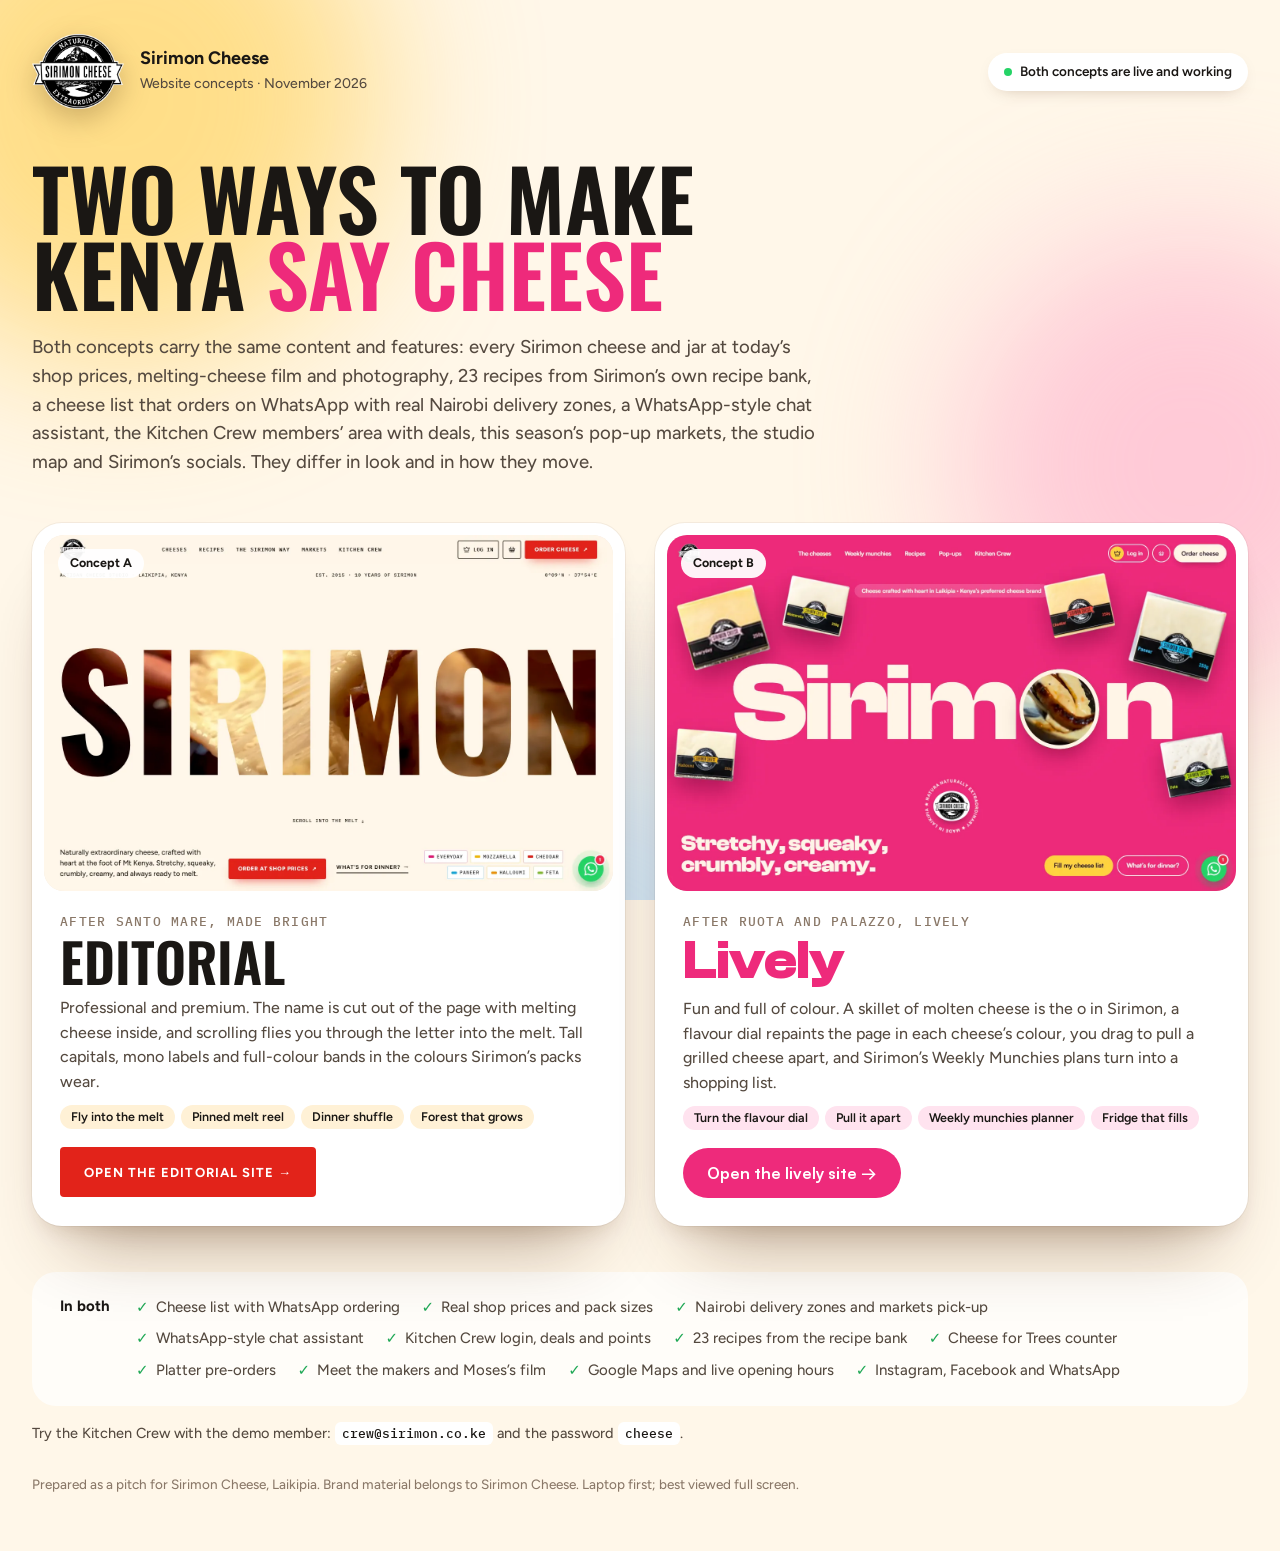
<file: index.html>
<!doctype html>
<html lang="en">
<head>
<meta charset="utf-8">
<meta name="viewport" content="width=device-width, initial-scale=1">
<title>Sirimon Cheese | Two website concepts</title>
<meta name="description" content="Two website concepts for Sirimon Cheese, artisan cheese from Laikipia: an editorial direction and a lively direction.">
<meta name="robots" content="noindex">
<meta name="theme-color" content="#FFF7E9">
<link rel="icon" href="shared/img/favicon.png">
<link rel="apple-touch-icon" href="shared/img/apple-touch-icon.png">
<link rel="preload" href="shared/fonts/oswald-200-700.woff2" as="font" type="font/woff2" crossorigin>
<link rel="preload" href="shared/fonts/clash-display-700.woff2" as="font" type="font/woff2" crossorigin>
<style>
  @font-face { font-family: 'Oswald'; src: url('shared/fonts/oswald-200-700.woff2') format('woff2'); font-weight: 200 700; font-display: swap; }
  @font-face { font-family: 'Figtree'; src: url('shared/fonts/figtree-300-900.woff2') format('woff2'); font-weight: 300 900; font-display: swap; }
  @font-face { font-family: 'IBM Plex Mono'; src: url('shared/fonts/plex-mono-500.woff2') format('woff2'); font-weight: 500; font-display: swap; }
  @font-face { font-family: 'Clash Display'; src: url('shared/fonts/clash-display-700.woff2') format('woff2'); font-weight: 700; font-display: swap; }
  @font-face { font-family: 'Satoshi'; src: url('shared/fonts/satoshi-700.woff2') format('woff2'); font-weight: 700; font-display: swap; }
  :root { --ink: #1A1714; --text: #54493F; --paper: #FFF7E9; --gold: #FFC529; --pink: #EE2A7B; --red: #E2231A; --blue: #1F6FEB; --ease: cubic-bezier(.16, 1, .3, 1); --spring: cubic-bezier(.3, 1.5, .5, 1); }
  * { box-sizing: border-box; }
  body { margin: 0; min-height: 100vh; background: var(--paper); color: var(--text); font: 450 17px/1.55 'Figtree', system-ui, sans-serif; -webkit-font-smoothing: antialiased; overflow-x: hidden; }
  img { display: block; max-width: 100%; height: auto; }
  .bg { position: fixed; inset: 0; z-index: -1; overflow: hidden; }
  .bg i { position: absolute; border-radius: 50%; filter: blur(80px); opacity: .5; animation: drift 18s ease-in-out infinite alternate; }
  .bg i:nth-child(1) { width: 520px; height: 520px; left: -140px; top: -160px; background: var(--gold); }
  .bg i:nth-child(2) { width: 460px; height: 460px; right: -140px; top: 26%; background: #FF9CC4; animation-duration: 22s; }
  .bg i:nth-child(3) { width: 400px; height: 400px; left: 32%; bottom: -230px; background: #9FD2FF; animation-duration: 26s; }
  @keyframes drift { to { transform: translate(60px, 40px) scale(1.12); } }
  .wrap { width: min(1260px, 100% - 64px); margin: 0 auto; padding: 34px 0 56px; }
  header { display: flex; align-items: center; justify-content: space-between; gap: 20px; }
  .brand { display: flex; align-items: center; gap: 16px; }
  .brand img { width: 92px; filter: drop-shadow(0 10px 14px rgba(60, 30, 0, .25)); }
  .brand strong { display: block; font: 700 18px/1.2 'Figtree', sans-serif; color: var(--ink); }
  .brand span { font-size: 14px; }
  .chip { display: inline-flex; align-items: center; gap: 8px; height: 38px; padding: 0 16px; border-radius: 999px; background: #fff; font: 600 13.5px/1 'Figtree', sans-serif; color: var(--ink); box-shadow: 0 6px 18px -10px rgba(80, 40, 10, .35); }
  .chip i { width: 8px; height: 8px; border-radius: 50%; background: #25D366; box-shadow: 0 0 0 0 rgba(37, 211, 102, .6); animation: ping 1.8s infinite; }
  @keyframes ping { 70% { box-shadow: 0 0 0 8px rgba(37, 211, 102, 0); } }
  h1 { margin: 50px 0 0; max-width: 18ch; font: 600 clamp(54px, 6.6vw, 106px)/.9 'Oswald', sans-serif; text-transform: uppercase; color: var(--ink); }
  h1 span { color: var(--pink); }
  .intro { margin: 22px 0 0; max-width: 66ch; font-size: 18.5px; }
  .grid { display: grid; grid-template-columns: 1fr 1fr; gap: 30px; margin-top: 46px; }
  .card { position: relative; display: flex; flex-direction: column; border-radius: 30px; background: #fff; color: inherit; text-decoration: none; overflow: hidden;
    box-shadow: 0 0 0 1px rgba(40, 18, 10, .05), 0 12px 24px -12px rgba(80, 40, 10, .2), 0 50px 70px -40px rgba(80, 40, 10, .45);
    transform: perspective(1200px) rotateX(var(--rx, 0deg)) rotateY(var(--ry, 0deg)) translateY(var(--lift, 0px)); transition: transform .5s var(--ease), box-shadow .5s var(--ease); }
  .card:hover, .card:focus-visible { --lift: -10px; }
  .card:focus-visible { outline: 3px solid var(--pink); outline-offset: 4px; }
  .shot { position: relative; margin: 12px 12px 0; border-radius: 20px; overflow: hidden; aspect-ratio: 16 / 10; background: #f4ece0; }
  .shot img { width: 100%; height: 100%; object-fit: cover; object-position: top; transition: transform 1.2s var(--ease); }
  .card:hover .shot img { transform: scale(1.045); }
  .shot b { position: absolute; left: 14px; top: 14px; padding: 8px 12px; border-radius: 999px; background: rgba(255, 255, 255, .94); font: 700 12.5px/1 'Figtree', sans-serif; color: var(--ink); }
  .body { display: grid; gap: 10px; padding: 24px 28px 28px; }
  .label { font: 500 12.5px/1 'IBM Plex Mono', monospace; text-transform: uppercase; letter-spacing: .1em; color: #8A7868; }
  .title { font: 600 54px/.9 'Oswald', sans-serif; text-transform: uppercase; color: var(--ink); }
  .card--b .title { font: 700 54px/.92 'Clash Display', sans-serif; text-transform: none; letter-spacing: -.02em; color: var(--pink); }
  .desc { font-size: 16px; max-width: 54ch; }
  .tags { display: flex; flex-wrap: wrap; gap: 6px; }
  .tags span { padding: 6px 11px; border-radius: 999px; background: #FFF1D6; font: 600 12.5px/1 'Figtree', sans-serif; color: var(--ink); }
  .card--b .tags span { background: #FFE3EF; }
  .go { display: inline-flex; align-items: center; gap: 10px; margin-top: 8px; width: max-content; height: 50px; padding: 0 24px; border-radius: 4px; color: #fff; background: var(--red);
    font: 700 13px/1 'Figtree', sans-serif; letter-spacing: .08em; text-transform: uppercase; transition: gap .3s var(--spring); }
  .card--b .go { background: var(--pink); border-radius: 999px; font: 700 16px/1 'Satoshi', sans-serif; letter-spacing: 0; text-transform: none; }
  .card:hover .go { gap: 16px; }
  .shared { margin-top: 46px; padding: 24px 28px; border-radius: 24px; background: rgba(255, 255, 255, .72); display: grid; grid-template-columns: auto 1fr; gap: 10px 26px; align-items: start; }
  .shared strong { font: 700 15px/1.4 'Figtree', sans-serif; color: var(--ink); }
  .shared ul { margin: 0; padding: 0; list-style: none; display: flex; flex-wrap: wrap; gap: 8px 22px; font-size: 15px; }
  .shared li::before { content: '\2713'; margin-right: 7px; color: #1FA855; font-weight: 700; }
  .demo { margin-top: 16px; font-size: 14.5px; }
  .demo code { padding: 3px 7px; border-radius: 6px; background: #fff; font: 500 13px 'IBM Plex Mono', monospace; color: var(--ink); }
  footer { margin-top: 30px; font-size: 13.5px; color: #8A7868; }
  @media (max-width: 900px) { .grid, .shared { grid-template-columns: 1fr; } }
  @media (prefers-reduced-motion: reduce) { .bg i, .chip i { animation: none; } .card, .shot img, .go { transition: none; } }
</style>
</head>
<body>
  <div class="bg" aria-hidden="true"><i></i><i></i><i></i></div>
  <div class="wrap">
    <header>
      <div class="brand"><img src="shared/img/logo/badge.webp" alt="Sirimon Cheese, naturally extraordinary" width="520" height="425"><div><strong>Sirimon Cheese</strong><span>Website concepts &middot; November 2026</span></div></div>
      <span class="chip"><i></i>Both concepts are live and working</span>
    </header>
    <h1>Two ways to make Kenya <span>say cheese</span></h1>
    <p class="intro">Both concepts carry the same content and features: every Sirimon cheese and jar at today&rsquo;s shop prices, melting-cheese film and photography, 23 recipes from Sirimon&rsquo;s own recipe bank, a cheese list that orders on WhatsApp with real Nairobi delivery zones, a WhatsApp-style chat assistant, the Kitchen Crew members&rsquo; area with deals, this season&rsquo;s pop-up markets, the studio map and Sirimon&rsquo;s socials. They differ in look and in how they move.</p>
    <div class="grid">
      <a class="card" href="site-a-editorial/">
        <span class="shot"><img src="shared/img/chooser-a.webp" alt="Preview of the editorial concept: SIRIMON in tall capitals, the letters filled with melting cheese" width="1440" height="900"><b>Concept A</b></span>
        <span class="body">
          <span class="label">After Santo Mare, made bright</span>
          <span class="title">Editorial</span>
          <span class="desc">Professional and premium. The name is cut out of the page with melting cheese inside, and scrolling flies you through the letter into the melt. Tall capitals, mono labels and full-colour bands in the colours Sirimon&rsquo;s packs wear.</span>
          <span class="tags"><span>Fly into the melt</span><span>Pinned melt reel</span><span>Dinner shuffle</span><span>Forest that grows</span></span>
          <span class="go">Open the editorial site &rarr;</span>
        </span>
      </a>
      <a class="card card--b" href="site-b-fun/">
        <span class="shot"><img src="shared/img/chooser-b.webp" alt="Preview of the lively concept: Sirimon on hot pink with a skillet of melting cheese as the o, real packs floating around" width="1440" height="900"><b>Concept B</b></span>
        <span class="body">
          <span class="label">After Ruota and Palazzo, lively</span>
          <span class="title">Lively</span>
          <span class="desc">Fun and full of colour. A skillet of molten cheese is the o in Sirimon, a flavour dial repaints the page in each cheese&rsquo;s colour, you drag to pull a grilled cheese apart, and Sirimon&rsquo;s Weekly Munchies plans turn into a shopping list.</span>
          <span class="tags"><span>Turn the flavour dial</span><span>Pull it apart</span><span>Weekly munchies planner</span><span>Fridge that fills</span></span>
          <span class="go">Open the lively site &rarr;</span>
        </span>
      </a>
    </div>
    <div class="shared">
      <strong>In both</strong>
      <ul><li>Cheese list with WhatsApp ordering</li><li>Real shop prices and pack sizes</li><li>Nairobi delivery zones and markets pick-up</li><li>WhatsApp-style chat assistant</li><li>Kitchen Crew login, deals and points</li><li>23 recipes from the recipe bank</li><li>Cheese for Trees counter</li><li>Platter pre-orders</li><li>Meet the makers and Moses&rsquo;s film</li><li>Google Maps and live opening hours</li><li>Instagram, Facebook and WhatsApp</li></ul>
    </div>
    <p class="demo">Try the Kitchen Crew with the demo member: <code>crew@sirimon.co.ke</code> and the password <code>cheese</code>.</p>
    <footer>Prepared as a pitch for Sirimon Cheese, Laikipia. Brand material belongs to Sirimon Cheese. Laptop first; best viewed full screen.</footer>
  </div>
<script>
  (function () {
    if (matchMedia('(prefers-reduced-motion: reduce)').matches || matchMedia('(hover: none)').matches) return;
    document.querySelectorAll('.card').forEach(function (el) {
      el.addEventListener('pointermove', function (e) {
        var r = el.getBoundingClientRect();
        el.style.setProperty('--rx', ((0.5 - (e.clientY - r.top) / r.height) * 5).toFixed(2) + 'deg');
        el.style.setProperty('--ry', (((e.clientX - r.left) / r.width - 0.5) * 5).toFixed(2) + 'deg');
      });
      el.addEventListener('pointerleave', function () { el.style.setProperty('--rx', '0deg'); el.style.setProperty('--ry', '0deg'); });
    });
  })();
</script>
</body>
</html>
</file>
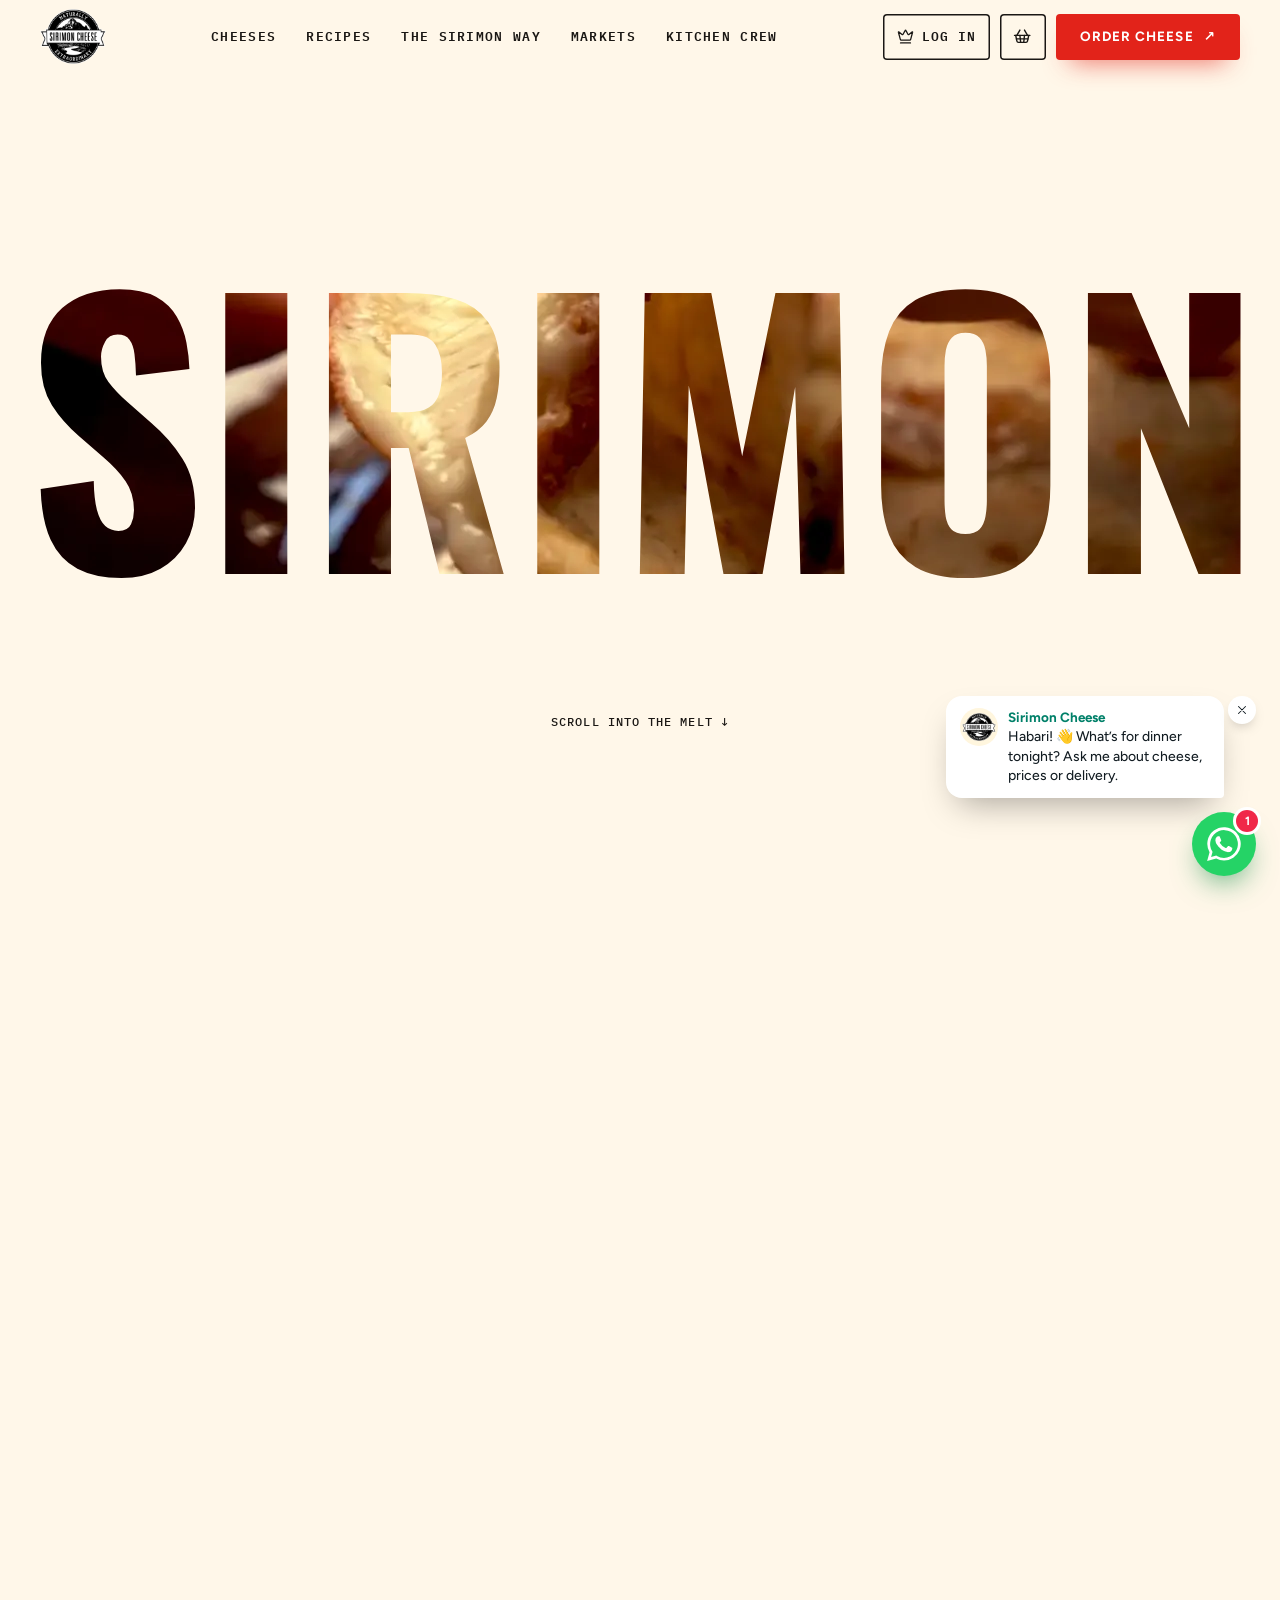
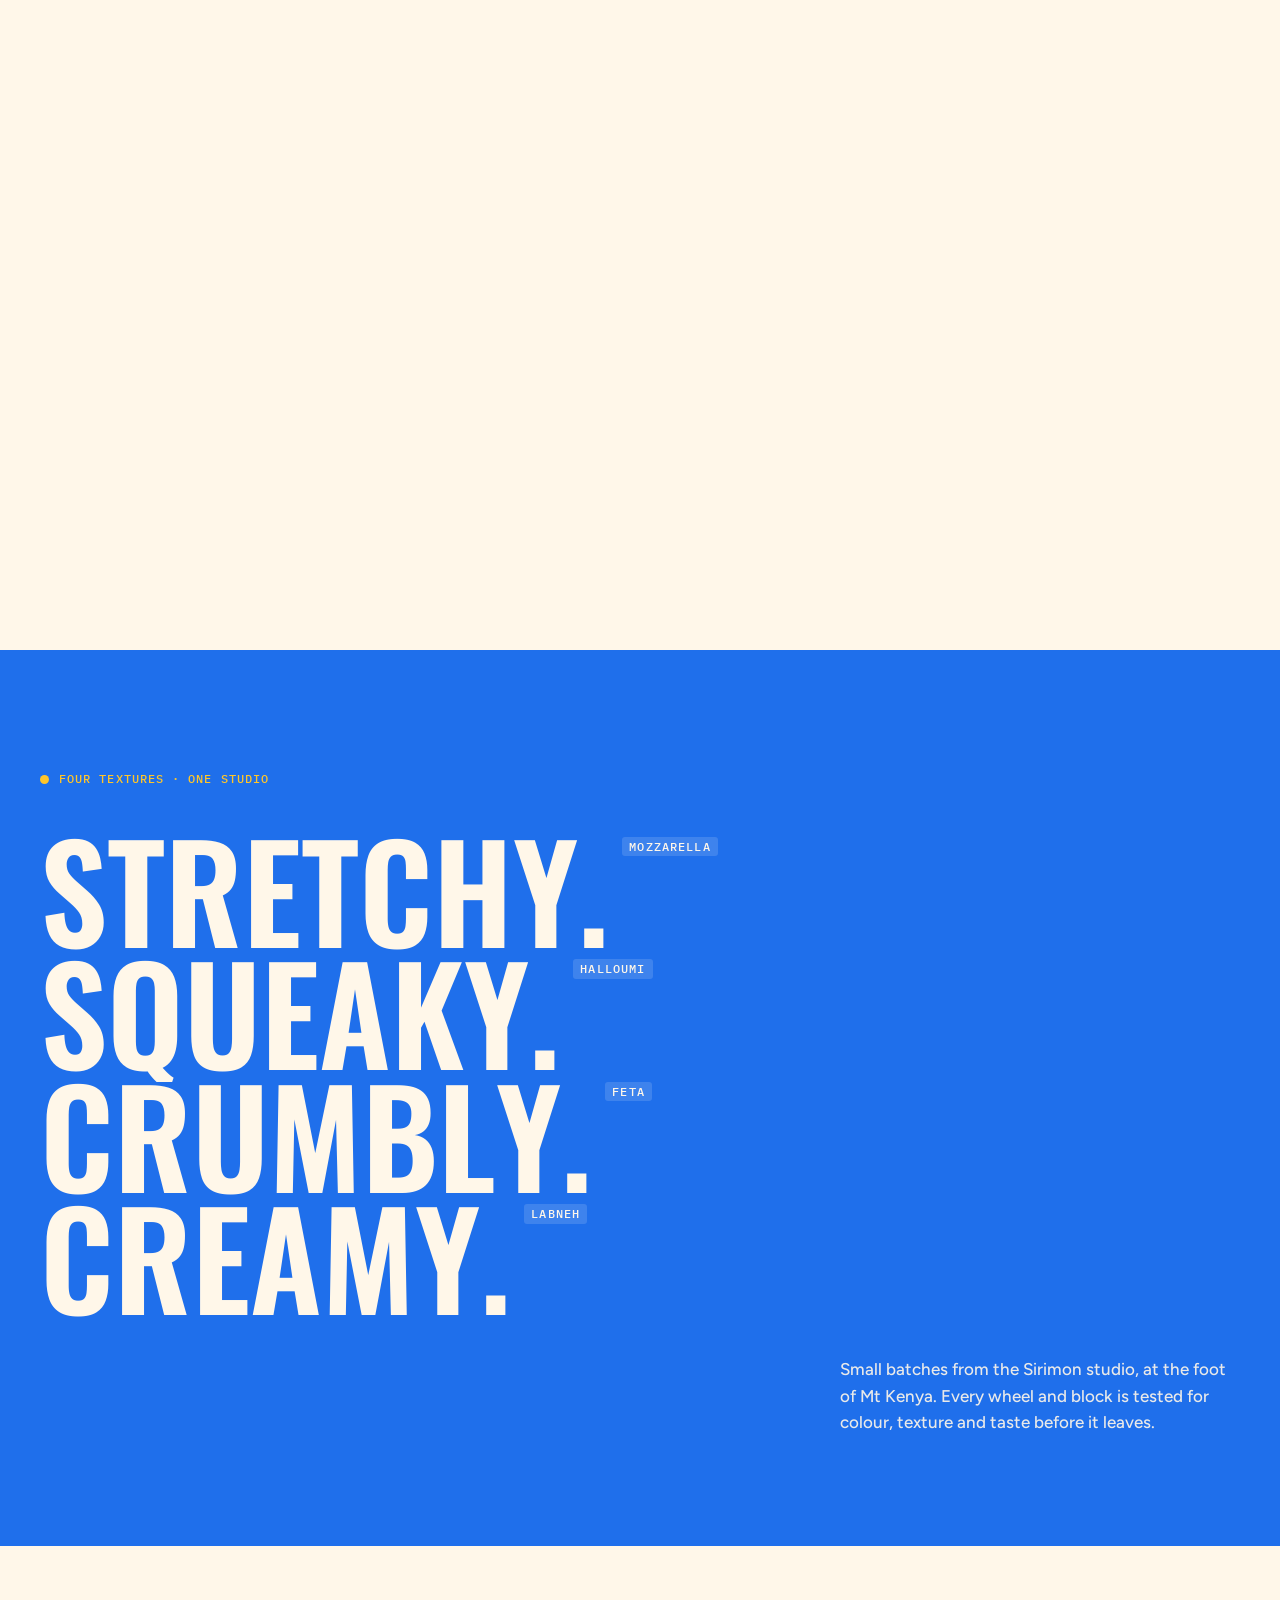
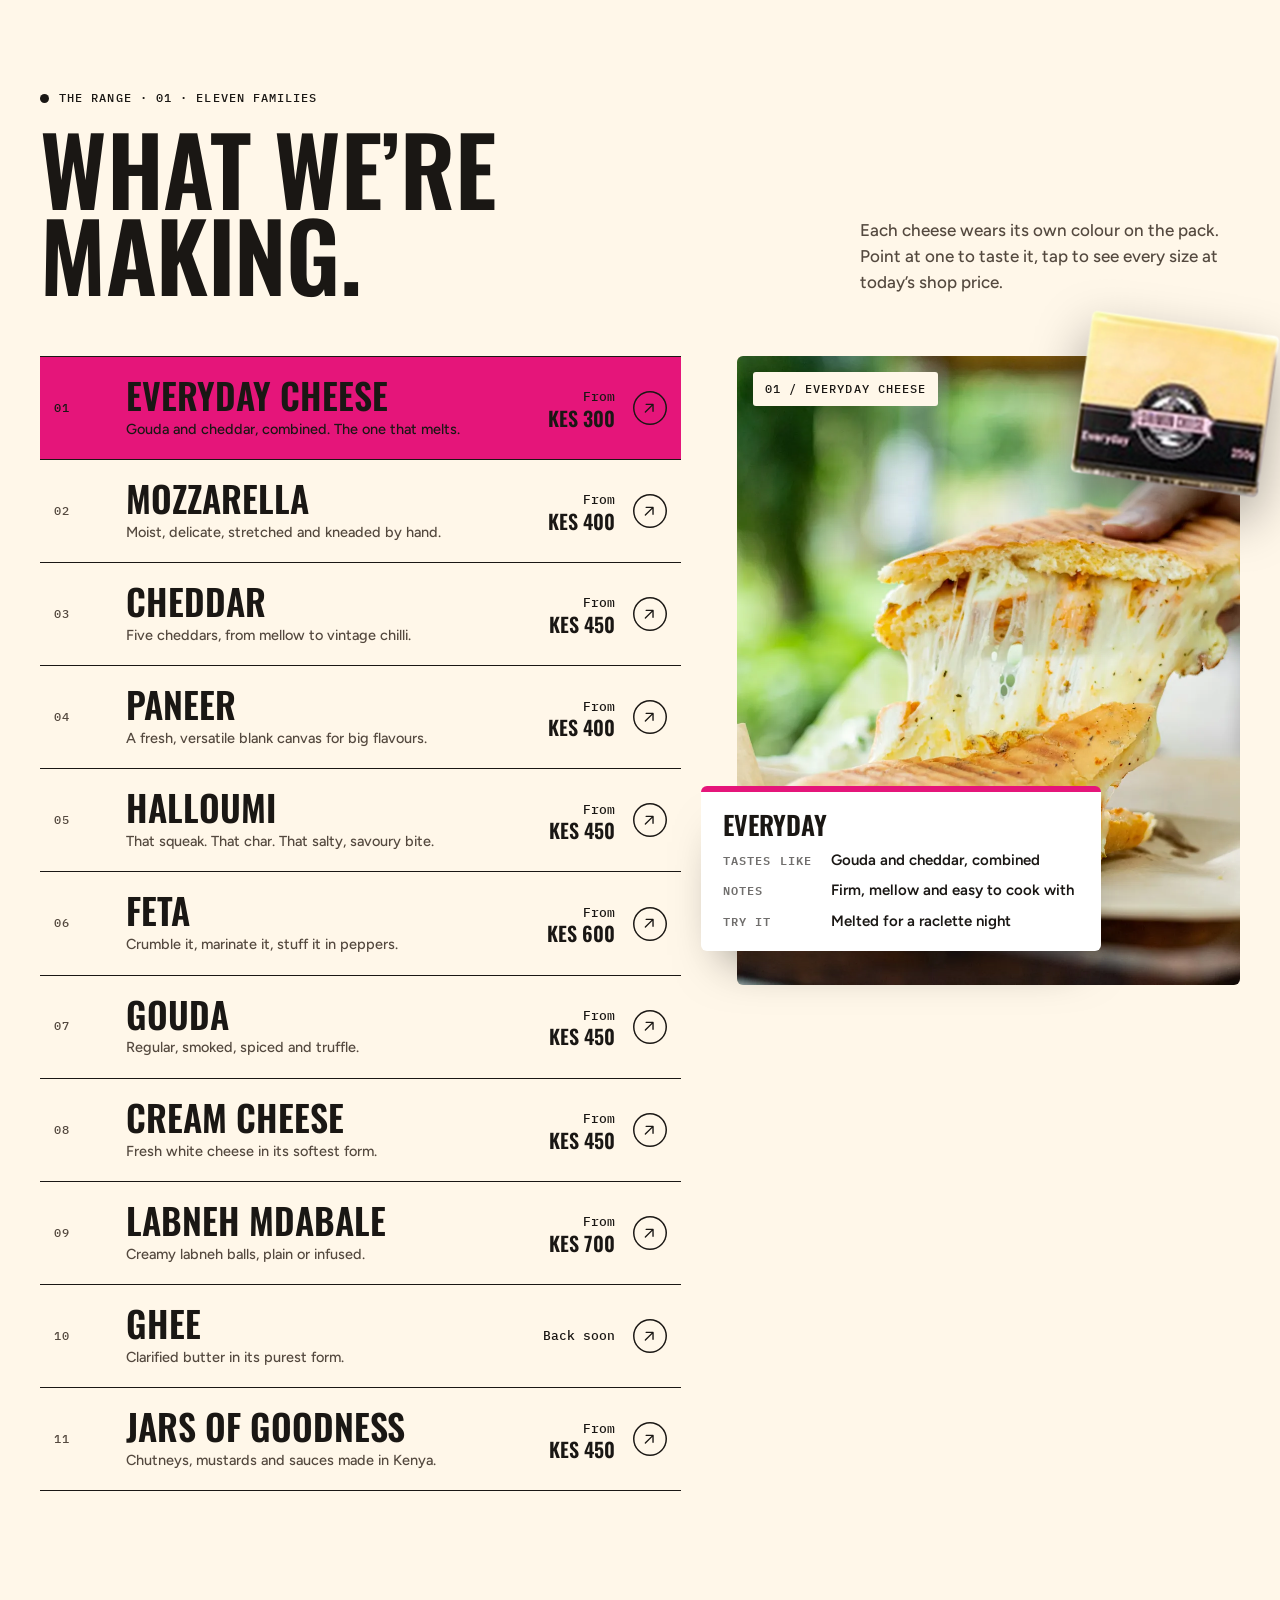
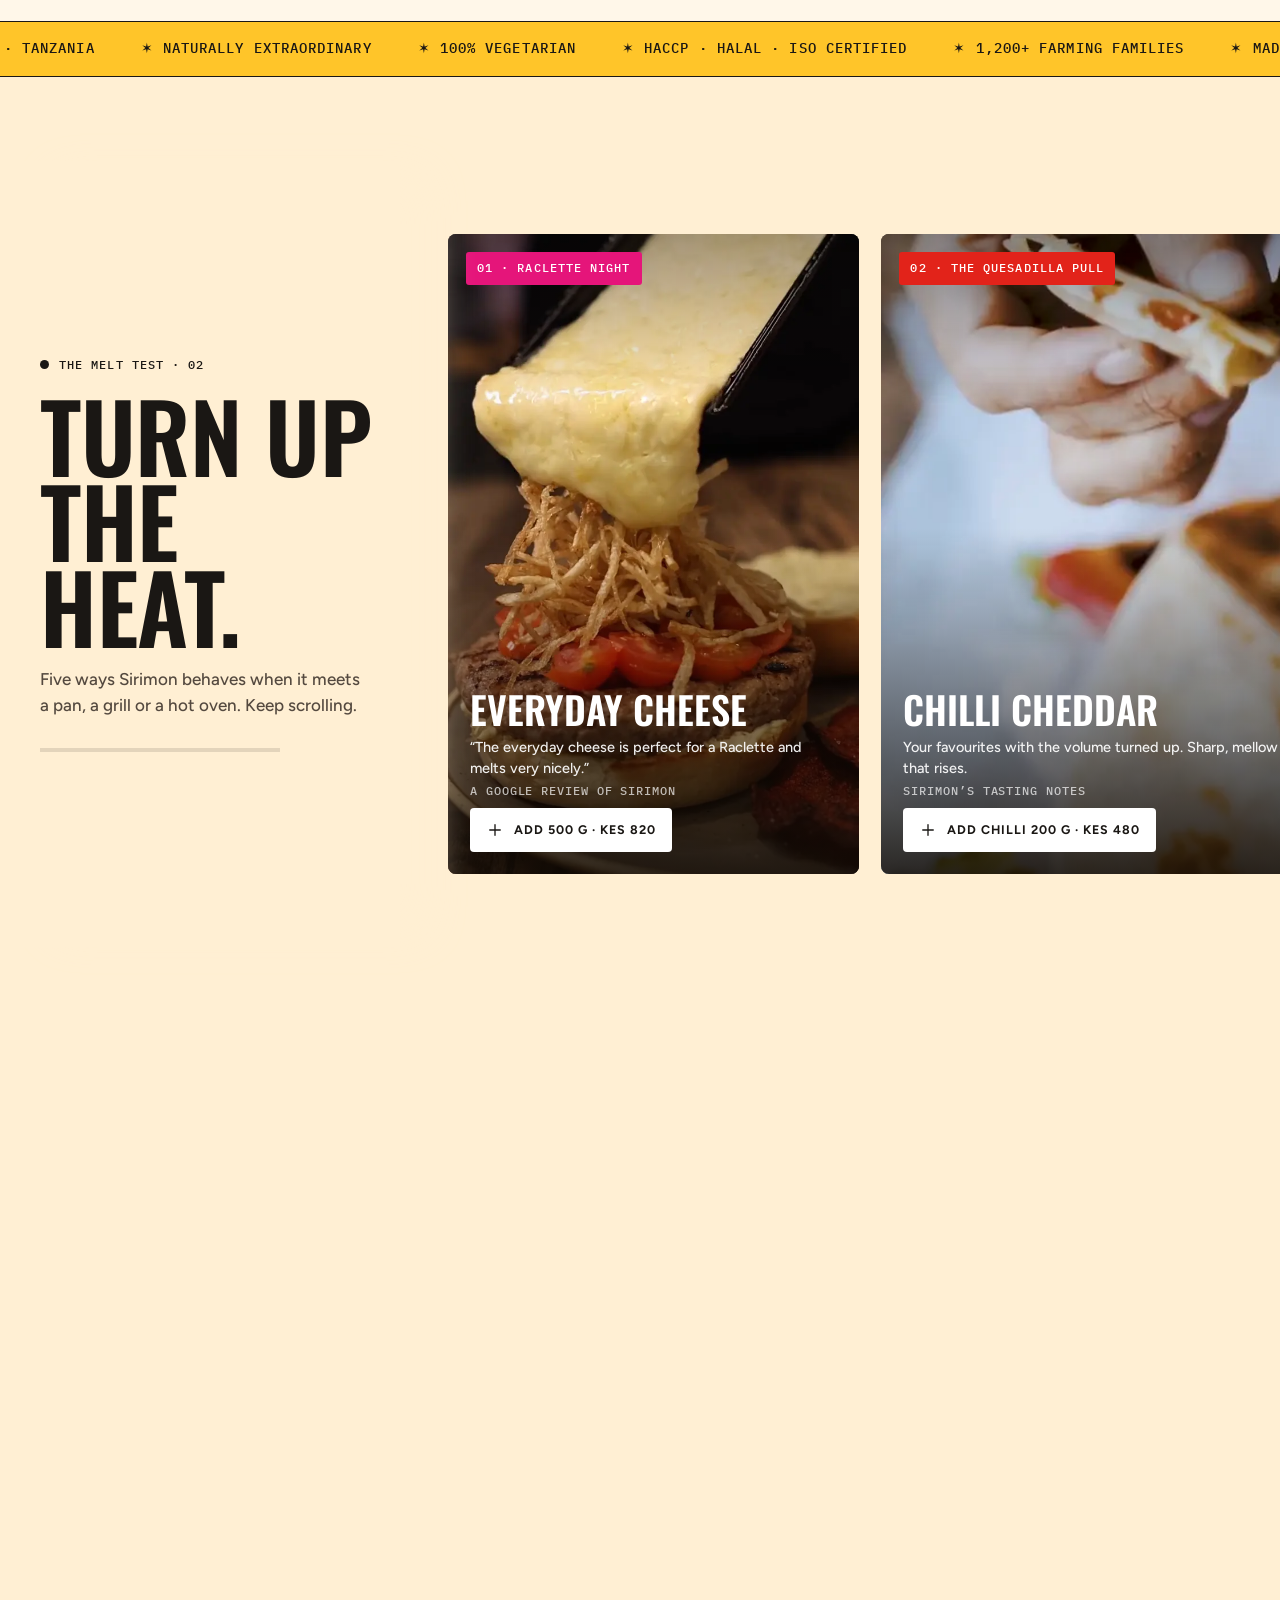
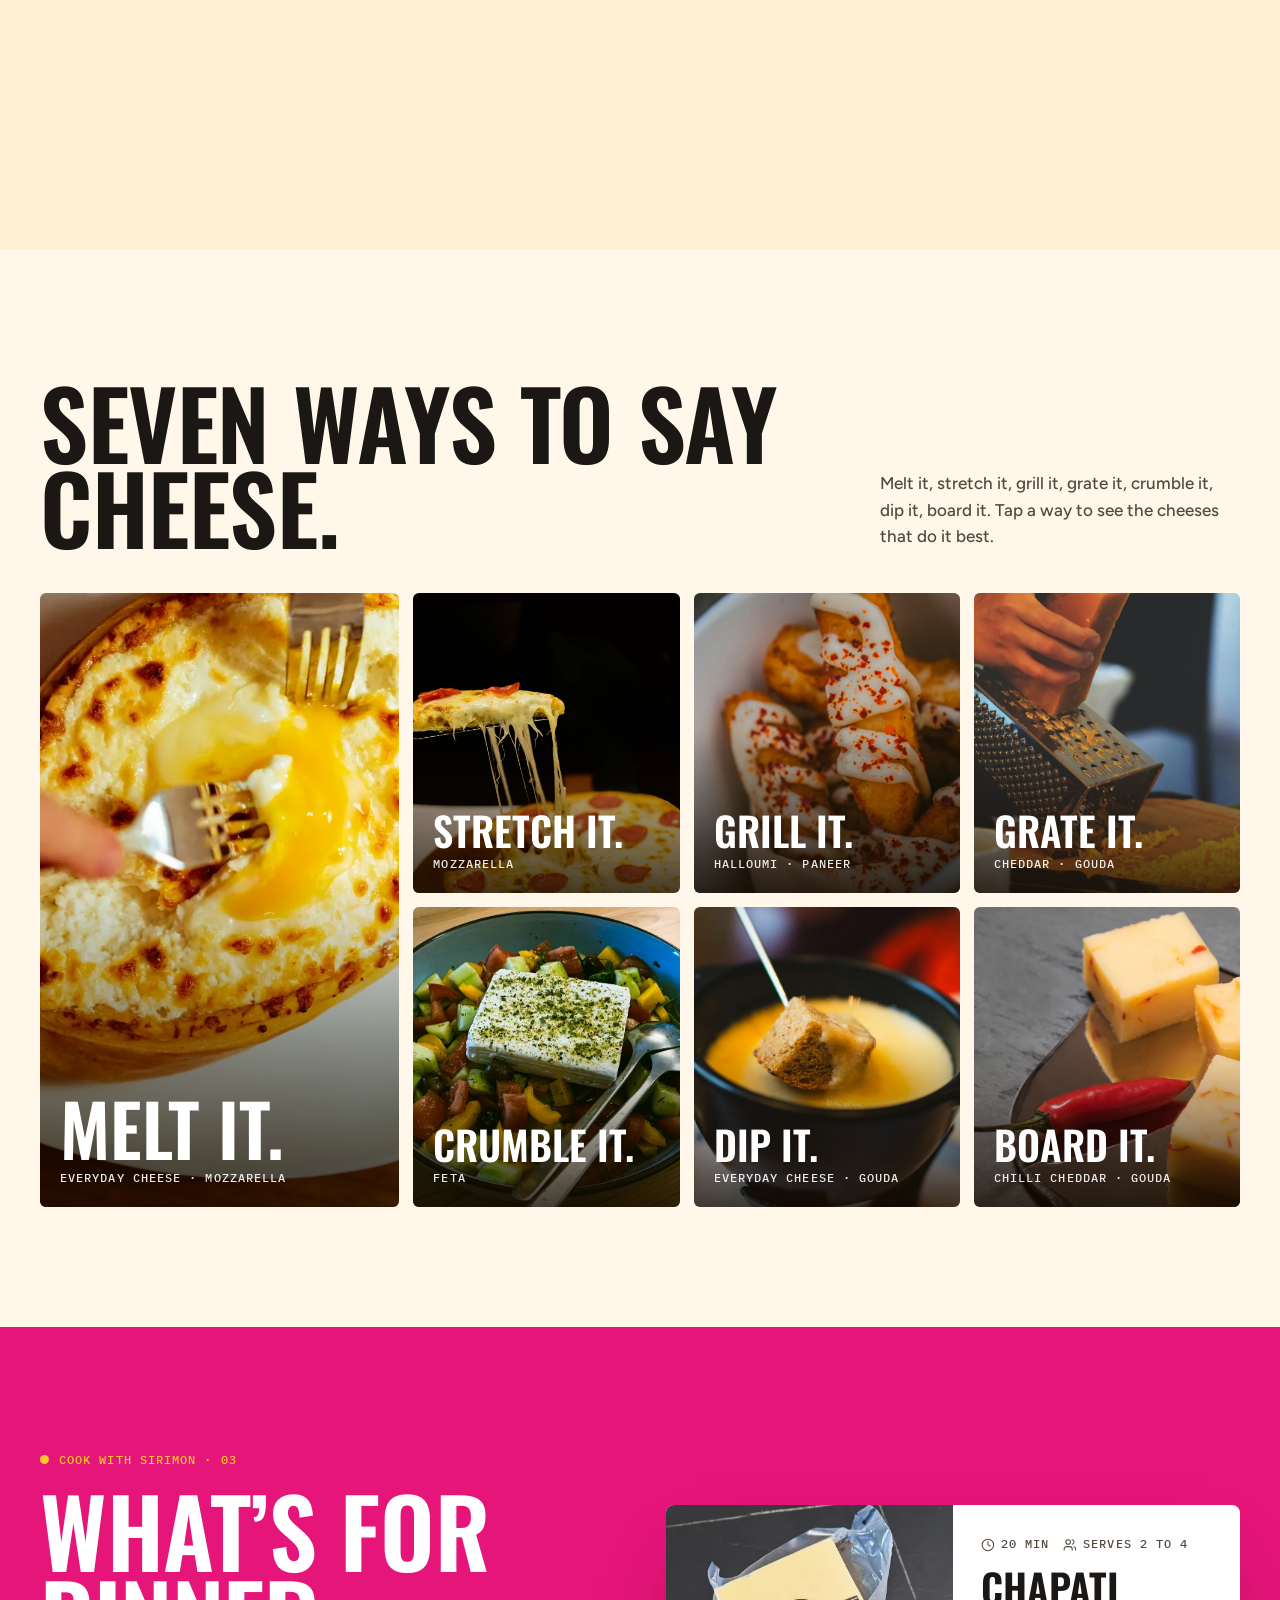
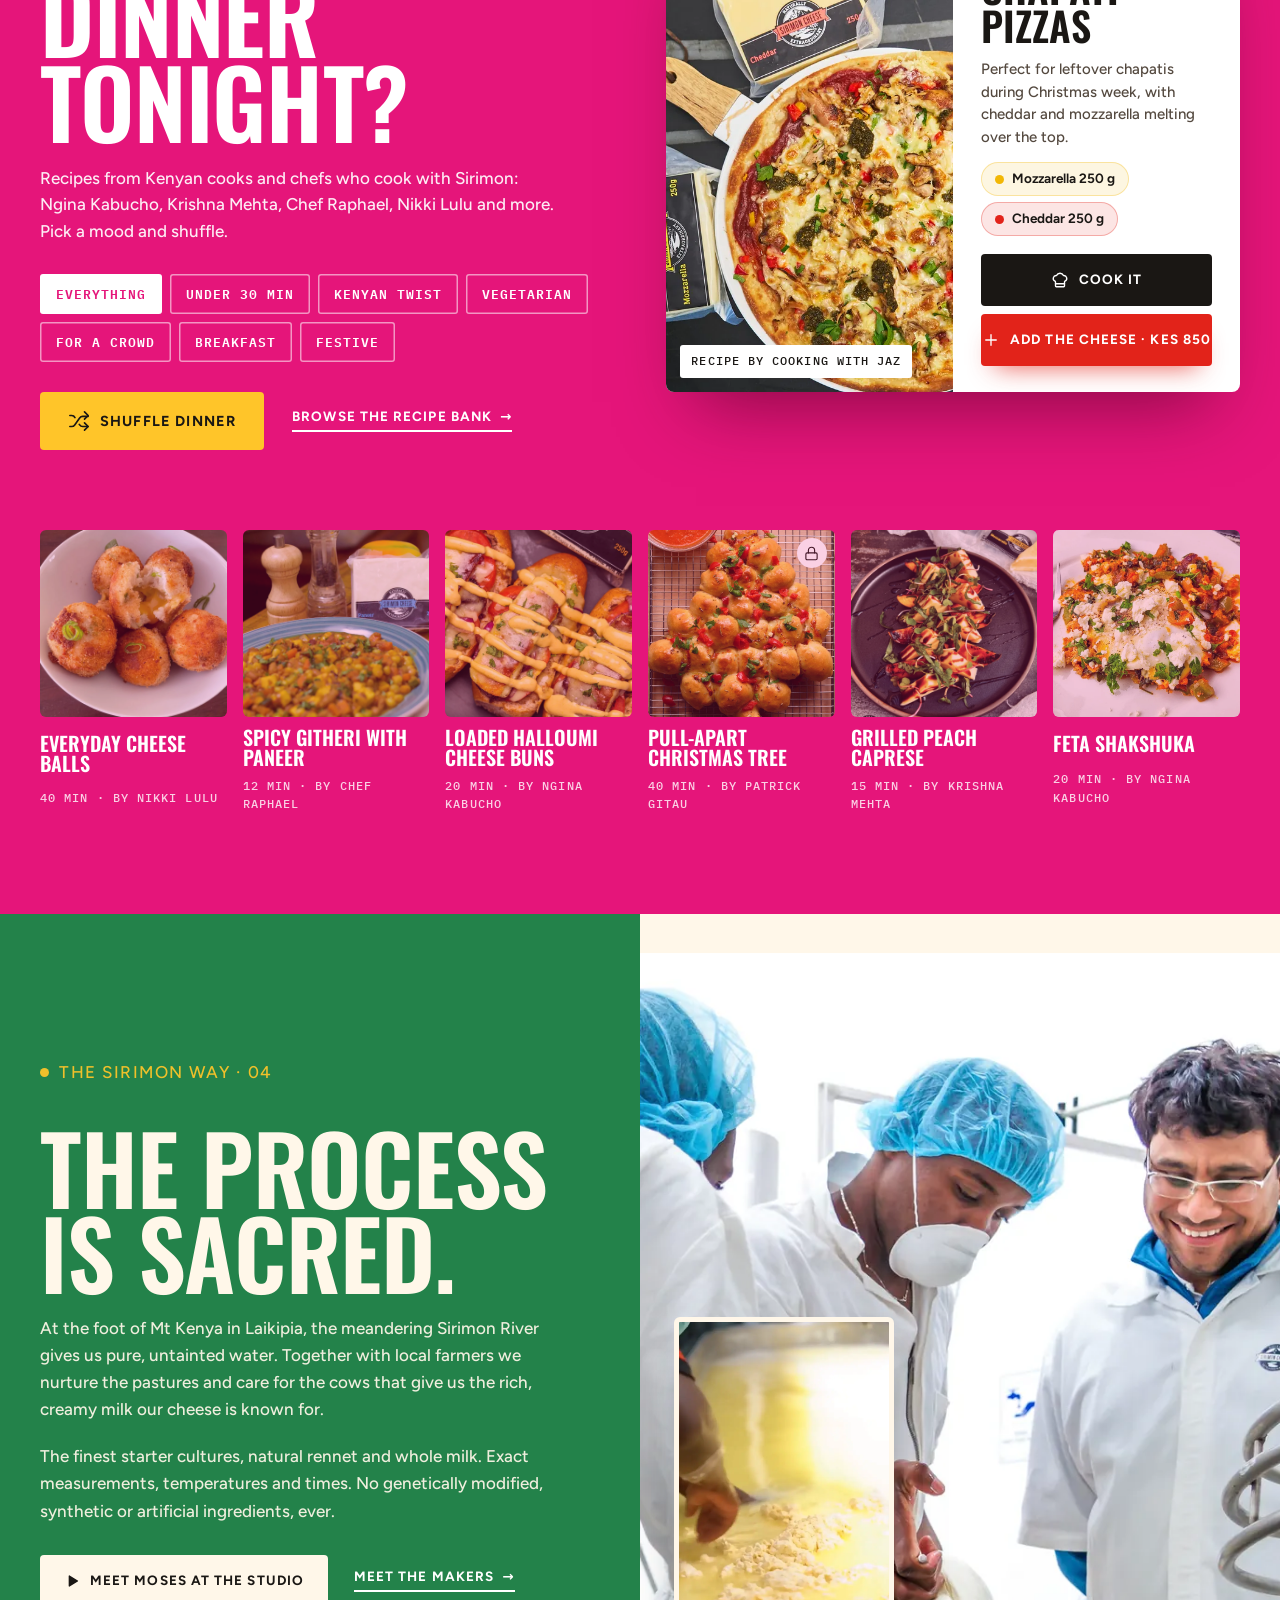
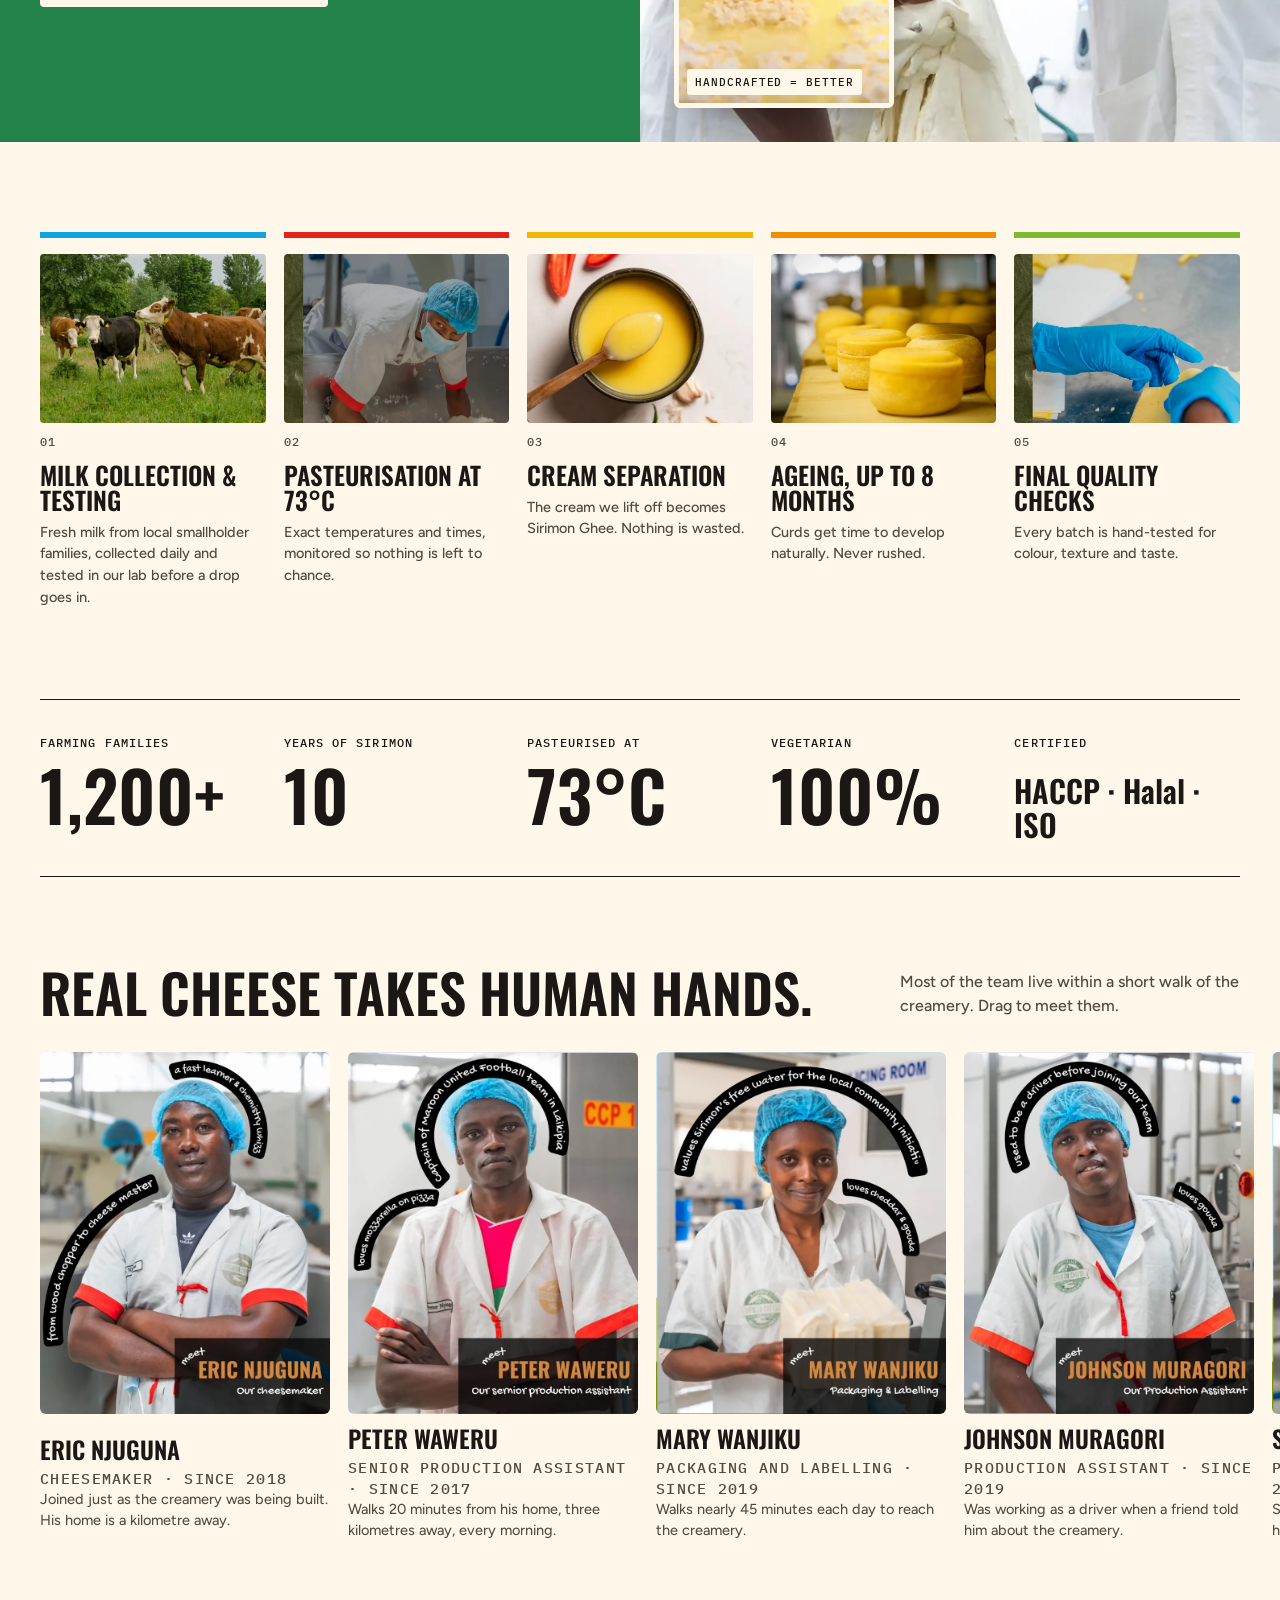
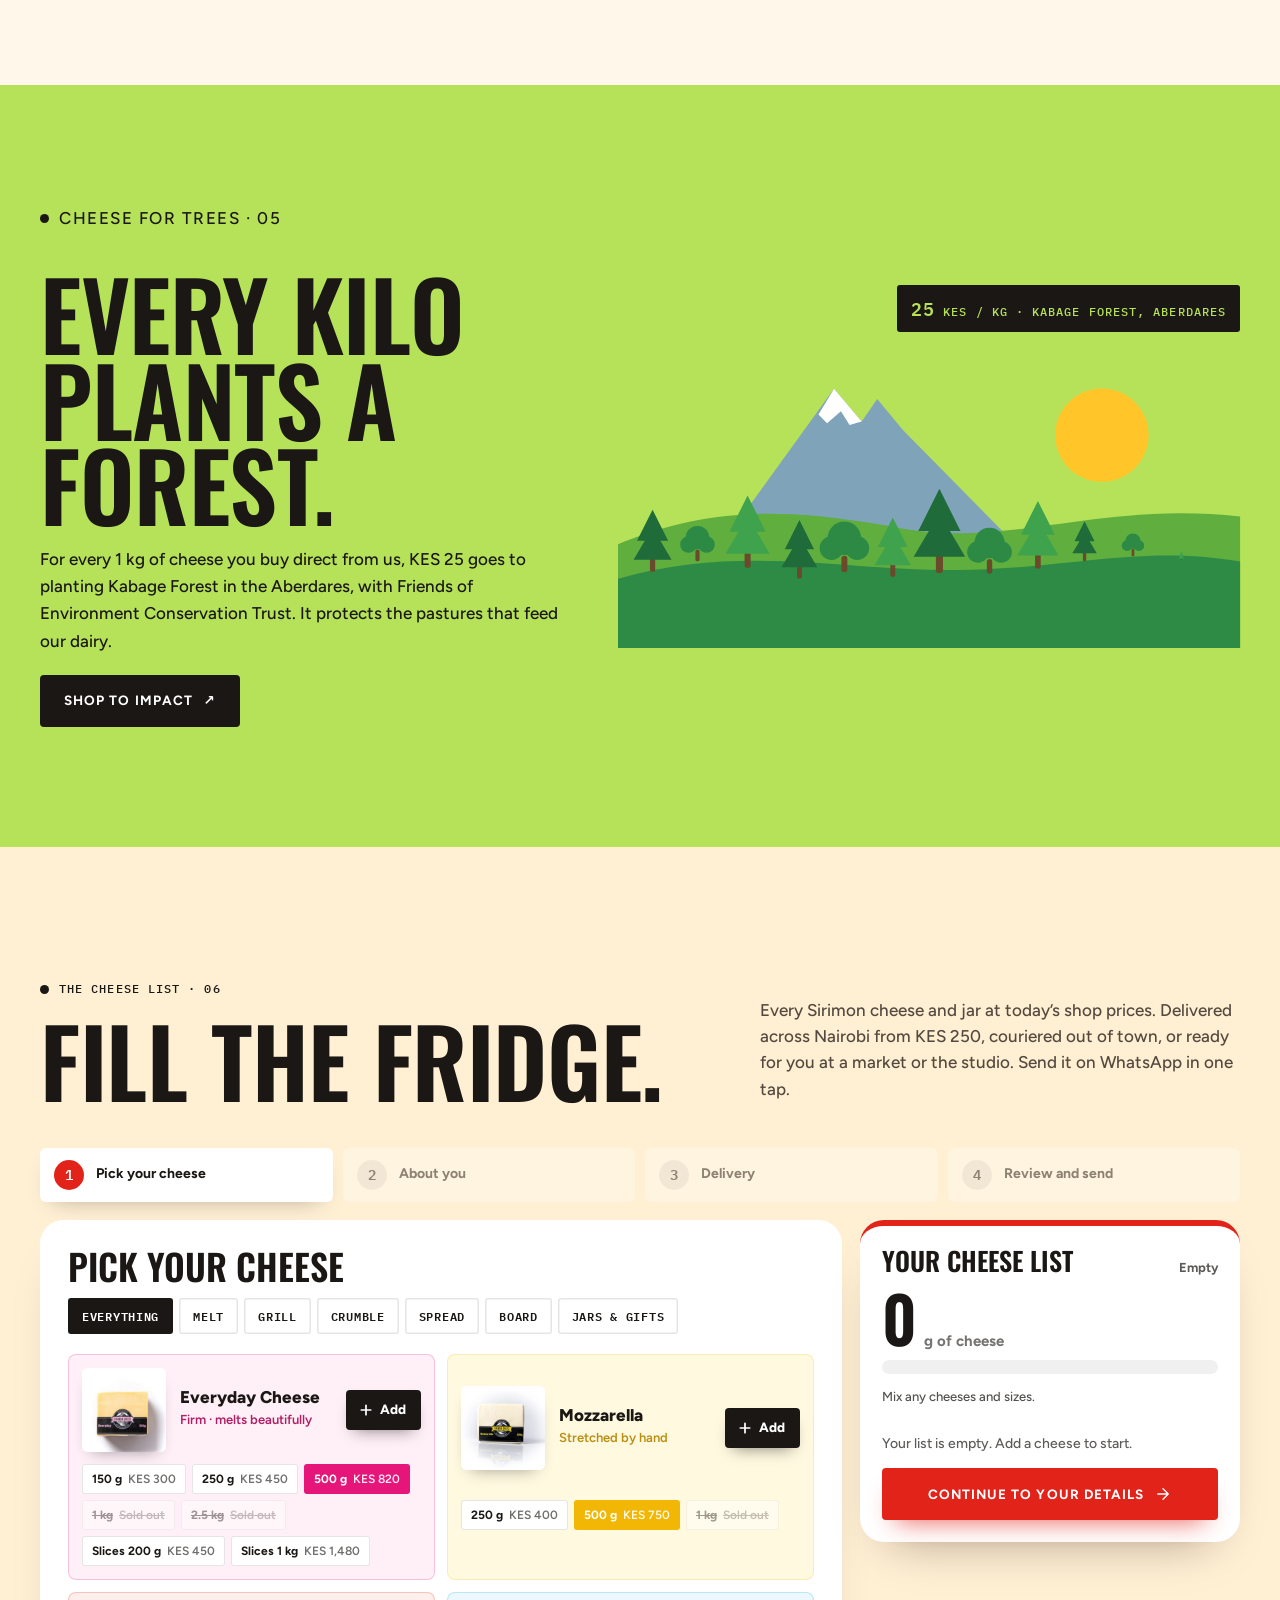
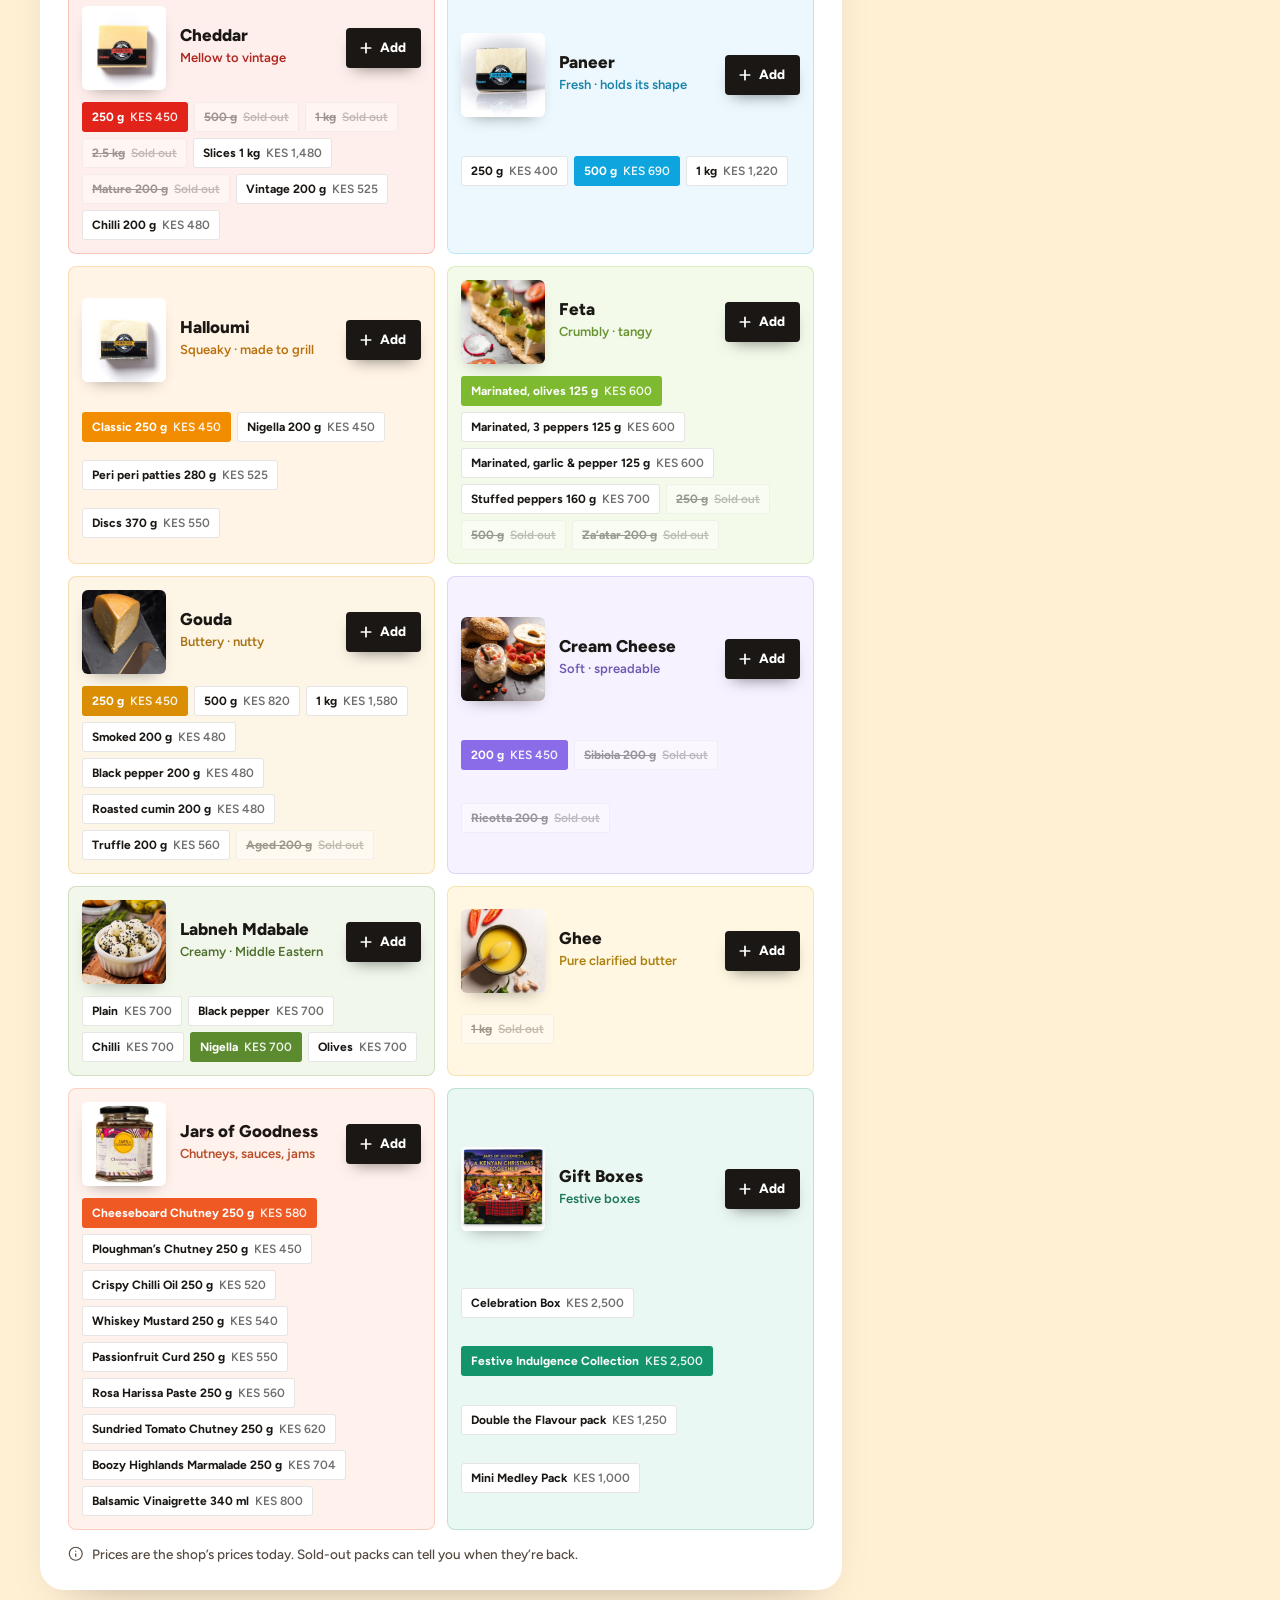
<file: site-a-editorial/index.html>
<!doctype html>
<html lang="en">
<head>
<meta charset="utf-8">
<meta name="viewport" content="width=device-width, initial-scale=1">
<title>Sirimon Cheese | Naturally Extraordinary Cheese from Laikipia</title>
<meta name="description" content="Everyday Cheese, Mozzarella, Cheddar, Paneer, Halloumi, Feta, Gouda and Labneh, crafted with heart in Laikipia. Order at shop prices, cook the recipes, join the Kitchen Crew.">
<meta name="robots" content="noindex">
<meta name="theme-color" content="#FFF7E9">
<link rel="icon" href="../shared/img/favicon.png">
<link rel="apple-touch-icon" href="../shared/img/apple-touch-icon.png">
<link rel="preload" href="../shared/fonts/oswald-200-700.woff2" as="font" type="font/woff2" crossorigin>
<link rel="preload" href="../shared/fonts/figtree-300-900.woff2" as="font" type="font/woff2" crossorigin>
<link rel="stylesheet" href="../shared/css/shared.css">
<link rel="stylesheet" href="css/site.css">
<script>
  document.documentElement.classList.add('js');
  setTimeout(function () { if (!document.documentElement.classList.contains('fx-ready')) document.documentElement.classList.remove('js'); }, 3500);
</script>
</head>
<body>
<a class="skip" href="#main">Skip to content</a>

<header class="hd" id="hd">
  <a class="hd__logo" href="#top" aria-label="Sirimon Cheese, back to the top"><img src="../shared/img/logo/badge-sm.webp" alt="Sirimon Cheese, naturally extraordinary" width="200" height="163"></a>
  <nav class="hd__nav" aria-label="Main">
    <a href="#range">Cheeses</a>
    <a href="#dinner">Recipes</a>
    <a href="#way">The Sirimon way</a>
    <a href="#markets">Markets</a>
    <a href="#crew">Kitchen Crew</a>
  </nav>
  <div class="hd__end">
    <button class="hd__crew" type="button" data-crew="login"><span data-icon="crown"></span><span data-crew-label="Log in">Log in</span></button>
    <a class="hd__list" href="#order" data-list-host aria-label="Your cheese list is empty"><span data-icon="basket"></span><span class="hd__count" data-list-count hidden>0</span></a>
    <a class="btn btn--primary hd__cta" href="#order" data-magnetic>Order cheese <span class="arr" aria-hidden="true">&#8599;</span></a>
  </div>
</header>

<main id="main">

  <!-- 1. Hero: the name, filled with melting cheese; scroll flies through the I into the melt -->
  <section class="hero" id="top" aria-label="Sirimon Cheese">
    <div class="hero__pin">
      <div class="hero__film">
        <video class="hero__video" src="../shared/video/melt-hero.mp4" poster="../shared/video/melt-hero.webp" muted loop playsinline autoplay data-autoplay preload="auto" aria-label="A grilled cheese sandwich pulled apart, the cheese stretching in long golden strings"></video>
      </div>
      <svg class="hero__knock" aria-hidden="true" focusable="false">
        <defs><mask id="knock" maskUnits="userSpaceOnUse"><rect class="hero__knock-bg" x="-50%" y="-50%" width="200%" height="200%" fill="#fff"/><text class="hero__knock-text" id="knock-text" fill="#000">SIRIMON</text></mask></defs>
        <rect class="hero__paper" x="-50%" y="-50%" width="200%" height="200%" mask="url(#knock)"/>
        <text class="hero__measure" id="knock-measure" opacity="0">SIRIMON</text>
      </svg>
      <h1 class="visually-hidden">Sirimon Cheese, naturally extraordinary cheese from Laikipia, Kenya</h1>
      <div class="hero__over">
        <div class="hero__meta mono" data-hero-in><span>Artisan cheese studio &middot; Laikipia, Kenya</span><span>Est. 2015 &middot; 10 years of Sirimon</span><span>0&deg;09&prime;N &middot; 37&deg;54&prime;E</span></div>
        <div class="hero__foot" data-hero-in>
          <p class="hero__lead">Naturally extraordinary cheese, crafted with heart at the foot of Mt Kenya. Stretchy, squeaky, crumbly, creamy, and always ready to melt.</p>
          <div class="hero__ctas">
            <a class="btn btn--primary" href="#order" data-magnetic>Order at shop prices <span class="arr" aria-hidden="true">&#8599;</span></a>
            <a class="link-arrow" href="#dinner">What&rsquo;s for dinner?</a>
          </div>
          <ul class="hero__ribbons mono" aria-label="The range, by pack colour">
            <li style="--c:#E5157A">Everyday</li><li style="--c:#F2B705">Mozzarella</li><li style="--c:#E2231A">Cheddar</li><li style="--c:#0EA5DE">Paneer</li><li style="--c:#F28C00">Halloumi</li><li style="--c:#7DBA2F">Feta</li>
          </ul>
        </div>
      </div>
      <p class="hero__cap mono" data-hero-cap><span class="hero__cap-dot"></span>Sirimon Everyday &middot; the melt test &middot; it melts very nicely</p>
      <p class="hero__hint mono" data-hero-hint aria-hidden="true">Scroll into the melt <span>&darr;</span></p>
    </div>
  </section>

  <!-- 2. Statement band: four textures, each with a picture that follows the pointer -->
  <section class="band" aria-label="Stretchy, squeaky, crumbly, creamy">
    <div class="band__inner">
      <p class="kicker mono band__k" data-reveal="fade">Four textures &middot; one studio</p>
      <h2 class="band__title" data-band>
        <span class="band__w" data-peek="food/mozzarella-pull.webp" style="--c:#F2B705"><span data-reveal="chars">Stretchy.</span><em class="mono">Mozzarella</em></span>
        <span class="band__w" data-peek="client/halloumi-discs.webp" style="--c:#F28C00"><span data-reveal="chars" data-delay=".1">Squeaky.</span><em class="mono">Halloumi</em></span>
        <span class="band__w" data-peek="food/feta-watermelon.webp" style="--c:#7DBA2F"><span data-reveal="chars" data-delay=".2">Crumbly.</span><em class="mono">Feta</em></span>
        <span class="band__w" data-peek="food/labneh.webp" style="--c:#E5157A"><span data-reveal="chars" data-delay=".3">Creamy.</span><em class="mono">Labneh</em></span>
      </h2>
      <p class="band__side" data-reveal="up">Small batches from the Sirimon studio, at the foot of Mt Kenya. Every wheel and block is tested for colour, texture and taste before it leaves.</p>
    </div>
    <div class="band__peek" aria-hidden="true"><img src="../shared/img/food/mozzarella-pull.webp" alt="" width="1000" height="1250"></div>
  </section>

  <!-- 3. The range: list and a stage that follows -->
  <section class="range" id="range">
    <div class="range__head">
      <div>
        <p class="kicker mono" data-reveal="fade">The range &middot; 01 &middot; eleven families</p>
        <h2 class="h-big" data-reveal="lines">What we&rsquo;re making.</h2>
      </div>
      <p class="range__intro" data-reveal="up">Each cheese wears its own colour on the pack. Point at one to taste it, tap to see every size at today&rsquo;s shop price.</p>
    </div>
    <div class="range__grid">
      <ol class="range__list" data-range-list></ol>
      <div class="range__stage" data-range-stage>
        <div class="range__frame">
          <img class="range__img" data-range-img src="../shared/img/food/everyday-pull.webp" alt="" width="1000" height="1250">
          <img class="range__img range__img--next" data-range-next src="../shared/img/food/everyday-pull.webp" alt="" width="1000" height="1250">
          <span class="range__tag mono" data-range-tag>01 / Everyday Cheese</span>
        </div>
        <div class="range__card" data-range-card></div>
        <img class="range__pack" data-range-pack src="../shared/img/cut/pack-everyday.webp" alt="" width="532" height="458">
      </div>
    </div>
  </section>

  <div class="marquee mono" data-marquee data-speed="40" aria-hidden="true">
    <div class="marquee__track"><span>&#10038; Naturally extraordinary</span><span>&#10038; 100% vegetarian</span><span>&#10038; HACCP &middot; Halal &middot; ISO certified</span><span>&#10038; 1,200+ farming families</span><span>&#10038; Made in Laikipia</span><span>&#10038; No artificial anything</span><span>&#10038; Kenya &middot; Tanzania</span></div>
  </div>

  <!-- 4. The melt test: a pinned reel of real heat -->
  <section class="melt" id="melt" aria-label="The melt test">
    <div class="melt__pin">
      <div class="melt__head">
        <p class="kicker mono" data-reveal="fade">The melt test &middot; 02</p>
        <h2 class="h-big" data-reveal="lines">Turn up<br>the heat.</h2>
        <p class="melt__lead" data-reveal="up">Five ways Sirimon behaves when it meets a pan, a grill or a hot oven. Keep scrolling.</p>
        <div class="melt__progress" aria-hidden="true"><i data-melt-bar></i></div>
      </div>
      <div class="melt__track" data-melt-track></div>
    </div>
  </section>

  <!-- 4b. Ways to use it -->
  <section class="ways" aria-labelledby="ways-title">
    <div class="ways__head">
      <h2 class="h-big" id="ways-title" data-reveal="lines">Seven ways to say cheese.</h2>
      <p data-reveal="up">Melt it, stretch it, grill it, grate it, crumble it, dip it, board it. Tap a way to see the cheeses that do it best.</p>
    </div>
    <div class="ways__grid" data-reveal="stagger">
      <button class="way-tile way-tile--big" type="button" data-way="melt"><img src="../shared/img/food/khachapuri.webp" alt="A cheese-filled bread boat, molten cheese and egg yolk broken with a fork" width="1400" height="934" loading="lazy"><span class="way-tile__t">Melt it.</span><span class="way-tile__s mono">Everyday Cheese &middot; Mozzarella</span></button>
      <button class="way-tile" type="button" data-way="melt"><img src="../shared/img/food/pepperoni-pull.webp" alt="A slice of pizza lifted, the mozzarella stretching" width="1000" height="1250" loading="lazy"><span class="way-tile__t">Stretch it.</span><span class="way-tile__s mono">Mozzarella</span></button>
      <button class="way-tile" type="button" data-way="grill"><img src="../shared/img/food/halloumi-grill.webp" alt="Golden pan-fried halloumi" width="1000" height="1000" loading="lazy"><span class="way-tile__t">Grill it.</span><span class="way-tile__s mono">Halloumi &middot; Paneer</span></button>
      <button class="way-tile" type="button" data-way="all"><img src="../shared/img/food/grating.webp" alt="Cheddar being grated" width="1200" height="800" loading="lazy"><span class="way-tile__t">Grate it.</span><span class="way-tile__s mono">Cheddar &middot; Gouda</span></button>
      <button class="way-tile" type="button" data-way="crumble"><img src="../shared/img/food/feta-salad.webp" alt="A salad with a block of feta" width="1200" height="800" loading="lazy"><span class="way-tile__t">Crumble it.</span><span class="way-tile__s mono">Feta</span></button>
      <button class="way-tile" type="button" data-way="melt"><img src="../shared/img/food/fondue.webp" alt="Bread dipped in a pot of melted cheese" width="1200" height="800" loading="lazy"><span class="way-tile__t">Dip it.</span><span class="way-tile__s mono">Everyday Cheese &middot; Gouda</span></button>
      <button class="way-tile" type="button" data-way="board"><img src="../shared/img/client/chilli-cubes.webp" alt="Sirimon chilli cheddar cubes with a red chilli" width="1400" height="788" loading="lazy"><span class="way-tile__t">Board it.</span><span class="way-tile__s mono">Chilli Cheddar &middot; Gouda</span></button>
    </div>
  </section>

  <!-- 5. What's for dinner tonight? A shuffle through Sirimon's recipe bank -->
  <section class="dinner" id="dinner">
    <div class="dinner__inner">
      <div class="dinner__copy">
        <p class="kicker mono" data-reveal="fade">Cook with Sirimon &middot; 03</p>
        <h2 class="h-big dinner__title" data-reveal="lines">What&rsquo;s for dinner tonight?</h2>
        <p class="dinner__lead" data-reveal="up">Recipes from Kenyan cooks and chefs who cook with Sirimon: Ngina Kabucho, Krishna Mehta, Chef Raphael, Nikki Lulu and more. Pick a mood and shuffle.</p>
        <div class="dinner__tags" role="group" aria-label="Pick a mood" data-dinner-tags data-reveal="stagger"></div>
        <div class="dinner__btns" data-reveal="up">
          <button class="btn dinner__shuffle" type="button" data-shuffle><span data-icon="shuffle"></span><span>Shuffle dinner</span></button>
          <button class="link-arrow link-arrow--light" type="button" data-open-recipes>Browse the recipe bank</button>
        </div>
      </div>
      <article class="dish" data-dish aria-live="polite"></article>
    </div>
    <div class="dinner__strip" data-reveal="stagger" data-dinner-strip></div>
  </section>

  <!-- 6. The Sirimon way -->
  <section class="way" id="way">
    <div class="way__split">
      <div class="way__panel">
        <p class="kicker mono" data-reveal="fade">The Sirimon way &middot; 04</p>
        <h2 class="h-big" data-reveal="lines">The process is sacred.</h2>
        <p data-reveal="up">At the foot of Mt Kenya in Laikipia, the meandering Sirimon River gives us pure, untainted water. Together with local farmers we nurture the pastures and care for the cows that give us the rich, creamy milk our cheese is known for.</p>
        <p data-reveal="up">The finest starter cultures, natural rennet and whole milk. Exact measurements, temperatures and times. No genetically modified, synthetic or artificial ingredients, ever.</p>
        <div class="way__btns" data-reveal="up">
          <button class="btn btn--light" type="button" data-open-video="moses"><span data-icon="play"></span><span>Meet Moses at the studio</span></button>
          <a class="link-arrow link-arrow--light" href="#makers">Meet the makers</a>
        </div>
      </div>
      <div class="way__media">
        <figure class="way__photo" data-reveal="clip"><img src="../shared/img/client/makers.webp" alt="Sirimon cheesemakers at work in the studio" width="1400" height="1050" loading="lazy" data-parallax="-.08"></figure>
        <figure class="way__film"><video src="../shared/video/handcrafted.mp4" poster="../shared/video/handcrafted.webp" muted loop playsinline data-autoplay preload="none" aria-label="Hands working curds, kneading and packing cheese at the Sirimon studio"></video><figcaption class="mono">Handcrafted = better</figcaption></figure>
      </div>
    </div>
    <ol class="steps" data-reveal="stagger">
      <li style="--c:#0EA5DE"><img src="../shared/img/place/cows.webp" alt="" width="1600" height="900" loading="lazy"><span class="steps__n mono">01</span><h3>Milk collection &amp; testing</h3><p>Fresh milk from local smallholder families, collected daily and tested in our lab before a drop goes in.</p></li>
      <li style="--c:#E2231A"><img src="../shared/img/client/artisanal.webp" alt="" width="900" height="730" loading="lazy"><span class="steps__n mono">02</span><h3>Pasteurisation at 73&deg;C</h3><p>Exact temperatures and times, monitored so nothing is left to chance.</p></li>
      <li style="--c:#F2B705"><img src="../shared/img/client/ghee.webp" alt="" width="500" height="500" loading="lazy"><span class="steps__n mono">03</span><h3>Cream separation</h3><p>The cream we lift off becomes Sirimon Ghee. Nothing is wasted.</p></li>
      <li style="--c:#F28C00"><img src="../shared/img/client/wheels.webp" alt="" width="1400" height="934" loading="lazy"><span class="steps__n mono">04</span><h3>Ageing, up to 8 months</h3><p>Curds get time to develop naturally. Never rushed.</p></li>
      <li style="--c:#7DBA2F"><img src="../shared/img/client/no-shortcuts.webp" alt="" width="900" height="730" loading="lazy"><span class="steps__n mono">05</span><h3>Final quality checks</h3><p>Every batch is hand-tested for colour, texture and taste.</p></li>
    </ol>
    <dl class="facts">
      <div data-reveal="up"><dt class="mono">Farming families</dt><dd><span data-count="1200">1,200</span>+</dd></div>
      <div data-reveal="up" data-delay=".08"><dt class="mono">Years of Sirimon</dt><dd><span data-count="10">10</span></dd></div>
      <div data-reveal="up" data-delay=".16"><dt class="mono">Pasteurised at</dt><dd><span data-count="73">73</span>&deg;C</dd></div>
      <div data-reveal="up" data-delay=".24"><dt class="mono">Vegetarian</dt><dd><span data-count="100">100</span>%</dd></div>
      <div data-reveal="up" data-delay=".32"><dt class="mono">Certified</dt><dd class="facts__small">HACCP &middot; Halal &middot; ISO</dd></div>
    </dl>
    <div class="makers" id="makers">
      <div class="makers__head">
        <h3 class="h-mid" data-reveal="lines">Real cheese takes human hands.</h3>
        <p data-reveal="up">Most of the team live within a short walk of the creamery. Drag to meet them.</p>
      </div>
      <div class="makers__rail" data-makers tabindex="0" aria-label="The Sirimon team, scrollable"></div>
    </div>
  </section>

  <!-- 7. Cheese for Trees -->
  <section class="trees" id="trees">
    <div class="trees__copy">
      <p class="kicker mono" data-reveal="fade">Cheese for Trees &middot; 05</p>
      <h2 class="h-big" data-reveal="lines">Every kilo plants a forest.</h2>
      <p data-reveal="up">For every 1 kg of cheese you buy direct from us, KES 25 goes to planting Kabage Forest in the Aberdares, with Friends of Environment Conservation Trust. It protects the pastures that feed our dairy.</p>
      <p class="trees__live" data-reveal="up" data-trees-live></p>
      <a class="btn btn--ink" href="#order" data-reveal="up">Shop to impact <span class="arr" aria-hidden="true">&#8599;</span></a>
    </div>
    <div class="trees__stage" aria-hidden="true">
      <svg class="trees__svg" viewBox="0 0 720 420" data-forest></svg>
      <p class="trees__counter mono"><strong data-count="25">25</strong> KES / kg &middot; Kabage Forest, Aberdares</p>
    </div>
  </section>

  <!-- 8. The cheese list -->
  <section class="order" id="order">
    <div class="order__head">
      <div>
        <p class="kicker mono" data-reveal="fade">The cheese list &middot; 06</p>
        <h2 class="h-big" data-reveal="lines">Fill the fridge.</h2>
      </div>
      <p class="order__intro" data-reveal="up">Every Sirimon cheese and jar at today&rsquo;s shop prices. Delivered across Nairobi from KES 250, couriered out of town, or ready for you at a market or the studio. Send it on WhatsApp in one tap.</p>
    </div>
    <div class="order__desk" data-desk></div>
  </section>

  <!-- 9. The Kitchen Crew -->
  <section class="crew" id="crew">
    <div class="crew__split">
      <figure class="crew__photo" data-reveal="clip"><img src="../shared/img/food/platter.webp" alt="A grazing platter of cheeses, fruit and bites" width="1400" height="934" loading="lazy"></figure>
      <div class="crew__panel">
        <p class="kicker mono" data-reveal="fade">The Kitchen Crew &middot; 07</p>
        <h2 class="h-big crew__title" data-reveal="lines" data-crew-title>Join our kitchen crew.</h2>
        <p class="crew__lead" data-reveal="up" data-crew-lead>Simple, crowd-pleasing recipes, exclusive specials and serious cheese-loving perks. Free to join, and your members&rsquo; prices switch on across the whole site.</p>
        <div class="crew__cta" data-reveal="up" data-crew-cta></div>
      </div>
    </div>
    <div class="deals" data-deals></div>
  </section>

  <!-- 10. Find us -->
  <section class="markets" id="markets">
    <div class="markets__head">
      <div>
        <p class="kicker mono" data-reveal="fade">Pop-ups we&rsquo;re at &middot; 08</p>
        <h2 class="h-big" data-reveal="lines">Find us at a market.</h2>
      </div>
      <div class="markets__next" data-next-market data-reveal="up"></div>
    </div>
    <ol class="markets__list" data-markets></ol>
    <div class="visit">
      <div class="visit__map" data-reveal="clip">
        <iframe title="Map of the Sirimon Cheese studio" loading="lazy" referrerpolicy="no-referrer-when-downgrade" src="https://maps.google.com/maps?q=Sirimon%20Cheese&amp;ll=0.1545604,37.9082932&amp;z=10&amp;output=embed"></iframe>
      </div>
      <div class="visit__info">
        <h3 class="h-mid" data-reveal="lines">The studio, by Mt Kenya.</h3>
        <dl class="visit__dl">
          <div><dt class="mono">Studio</dt><dd>Plot No. 49, Kalalu, Laikipia East<br>Near Mathagiro Town, Meru</dd></div>
          <div><dt class="mono">Hours</dt><dd>Monday to Friday, 8am to 5pm<br>Saturday, 8am to 12pm &middot; Sunday closed</dd></div>
          <div><dt class="mono">Call</dt><dd><a href="tel:+254799755690">0799 755 690</a> Nairobi office<br><a href="tel:+254700112888">0700 112 888</a> Nanyuki office</dd></div>
          <div><dt class="mono">Email</dt><dd><a href="mailto:customerservice@sirimon.co.ke">customerservice@sirimon.co.ke</a></dd></div>
        </dl>
        <p class="visit__open" data-open-state></p>
        <div class="visit__btns"><a class="btn btn--ink" href="https://www.google.com/maps/dir/?api=1&amp;destination=0.1545604,37.9082932" target="_blank" rel="noopener"><span data-icon="nav"></span>Directions</a><a class="btn btn--wa" href="https://wa.me/254799755690" target="_blank" rel="noopener"><span data-icon="whatsapp"></span>WhatsApp us</a></div>
      </div>
    </div>
    <div class="reviews">
      <div class="reviews__score" data-reveal="up"><strong>5.0</strong><span class="reviews__stars" aria-hidden="true">&#9733;&#9733;&#9733;&#9733;&#9733;</span><span class="mono">Google &middot; 9 reviews</span></div>
      <div class="reviews__list" data-reviews></div>
    </div>
  </section>

  <!-- 11. Social -->
  <section class="social-sec" aria-labelledby="social-title">
    <div class="social-sec__head">
      <h2 class="h-mid" id="social-title" data-reveal="lines">@sirimoncheese</h2>
      <div class="social-sec__links" data-socials="labels"></div>
    </div>
    <div class="social-sec__grid" data-reveal="stagger">
      <a href="https://www.facebook.com/SirimonCheese" target="_blank" rel="noopener"><img src="../shared/img/social/smoked.webp" alt="Smoked gouda: tastes like the smell of nyama choma" width="600" height="750" loading="lazy"></a>
      <a href="https://www.instagram.com/sirimoncheese/" target="_blank" rel="noopener"><img src="../shared/img/social/vintage-card.webp" alt="Vintage cheddar tasting card" width="600" height="750" loading="lazy"></a>
      <a href="https://www.facebook.com/SirimonCheese" target="_blank" rel="noopener"><img src="../shared/img/social/zaatar.webp" alt="Feta with za'atar tasting card" width="600" height="750" loading="lazy"></a>
      <a href="https://www.instagram.com/sirimoncheese/" target="_blank" rel="noopener"><img src="../shared/img/social/ways-halloumi.webp" alt="Seven ways with 250 g halloumi" width="600" height="750" loading="lazy"></a>
      <a href="https://www.facebook.com/SirimonCheese" target="_blank" rel="noopener"><img src="../shared/img/social/melt-it.webp" alt="Melt it: cheese melted on toast" width="600" height="750" loading="lazy"></a>
      <a href="https://www.instagram.com/sirimoncheese/" target="_blank" rel="noopener"><img src="../shared/img/social/stuffed-peppers.webp" alt="Feta stuffed peppers tasting card" width="600" height="750" loading="lazy"></a>
    </div>
  </section>

  <!-- 12. Closing band -->
  <section class="close" aria-label="Order Sirimon cheese">
    <h2 class="close__title" data-reveal="chars">Your fridge is waiting.</h2>
    <div class="close__btns" data-reveal="up"><a class="btn btn--ink" href="#order" data-magnetic>Order cheese <span class="arr" aria-hidden="true">&#8599;</span></a><button class="btn btn--wa" type="button" data-chat-open><span data-icon="whatsapp"></span>Chat with us</button></div>
  </section>
</main>

<footer class="ft">
  <div class="ft__top">
    <p class="ft__big">See you<br>at the table.</p>
    <img class="ft__badge" src="../shared/img/logo/badge.webp" alt="Sirimon Cheese, naturally extraordinary" width="520" height="425" loading="lazy">
  </div>
  <div class="ft__cols">
    <div><h3 class="mono">Explore</h3><a href="#range">Our cheeses</a><a href="#dinner">Recipes</a><a href="#way">The Sirimon way</a><a href="#trees">Cheese for Trees</a><a href="#crew">Kitchen Crew</a></div>
    <div><h3 class="mono">Order</h3><a href="#order">The cheese list</a><button type="button" data-open-platter>Pre-order a platter</button><a href="#markets">Markets</a><a href="mailto:corporate@sirimon.co.ke">Careers</a></div>
    <div><h3 class="mono">Contact</h3><a href="tel:+254799755690">0799 755 690</a><a href="tel:+254700112888">0700 112 888</a><a href="mailto:customerservice@sirimon.co.ke">customerservice@sirimon.co.ke</a></div>
    <div><h3 class="mono">Follow</h3><div class="ft__socials" data-socials="icons"></div></div>
  </div>
  <p class="ft__fine mono"><span>&copy; 2026 Sirimon Cheese &middot; Plot No. 49, Kalalu, Laikipia East</span><span>A website concept for Sirimon Cheese</span></p>
</footer>

<script src="../shared/js/vendor/gsap.min.js"></script>
<script src="../shared/js/vendor/ScrollTrigger.min.js"></script>
<script src="../shared/js/vendor/SplitText.min.js"></script>
<script src="../shared/js/vendor/lenis.min.js"></script>
<script src="../shared/js/data.js"></script>
<script src="../shared/js/ui.js"></script>
<script src="../shared/js/members.js"></script>
<script src="../shared/js/fx.js"></script>
<script src="../shared/js/modals.js"></script>
<script src="../shared/js/order.js"></script>
<script src="../shared/js/chat.js"></script>
<script src="js/site.js"></script>
</body>
</html>
</file>
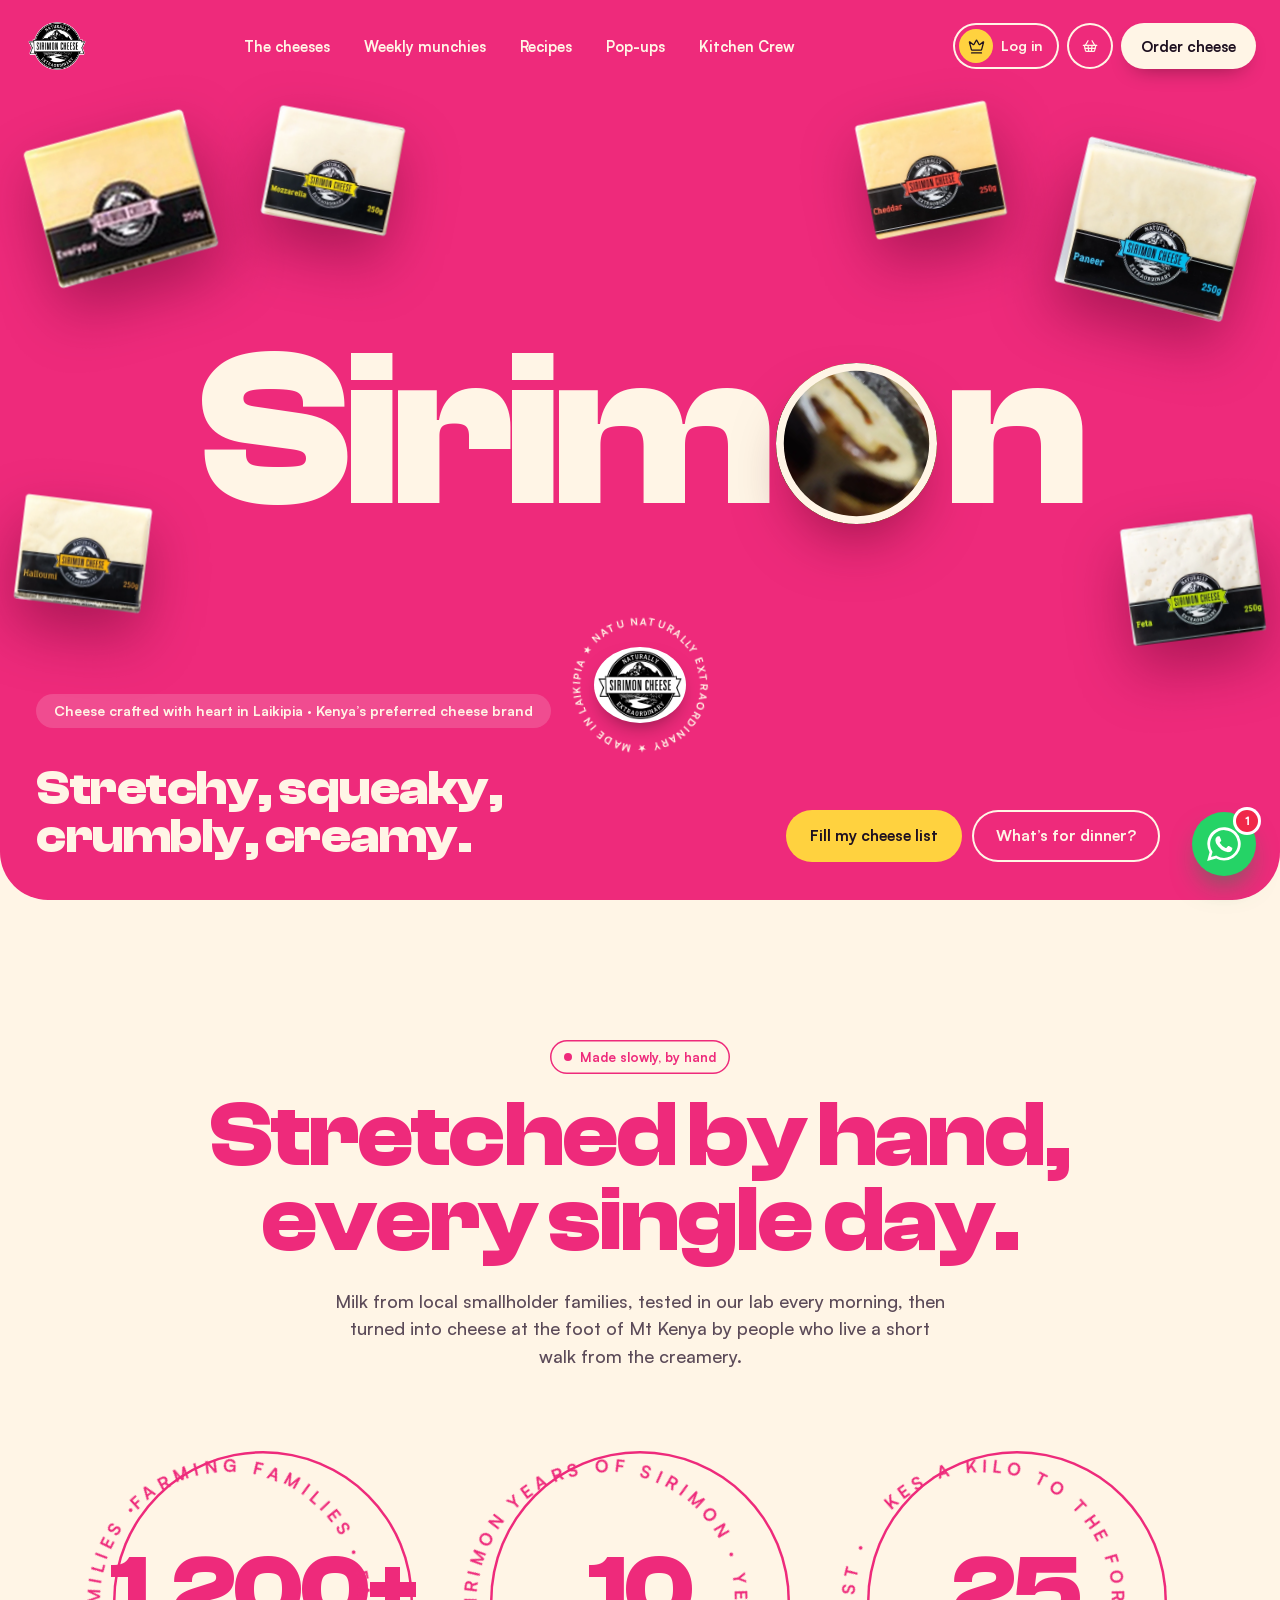
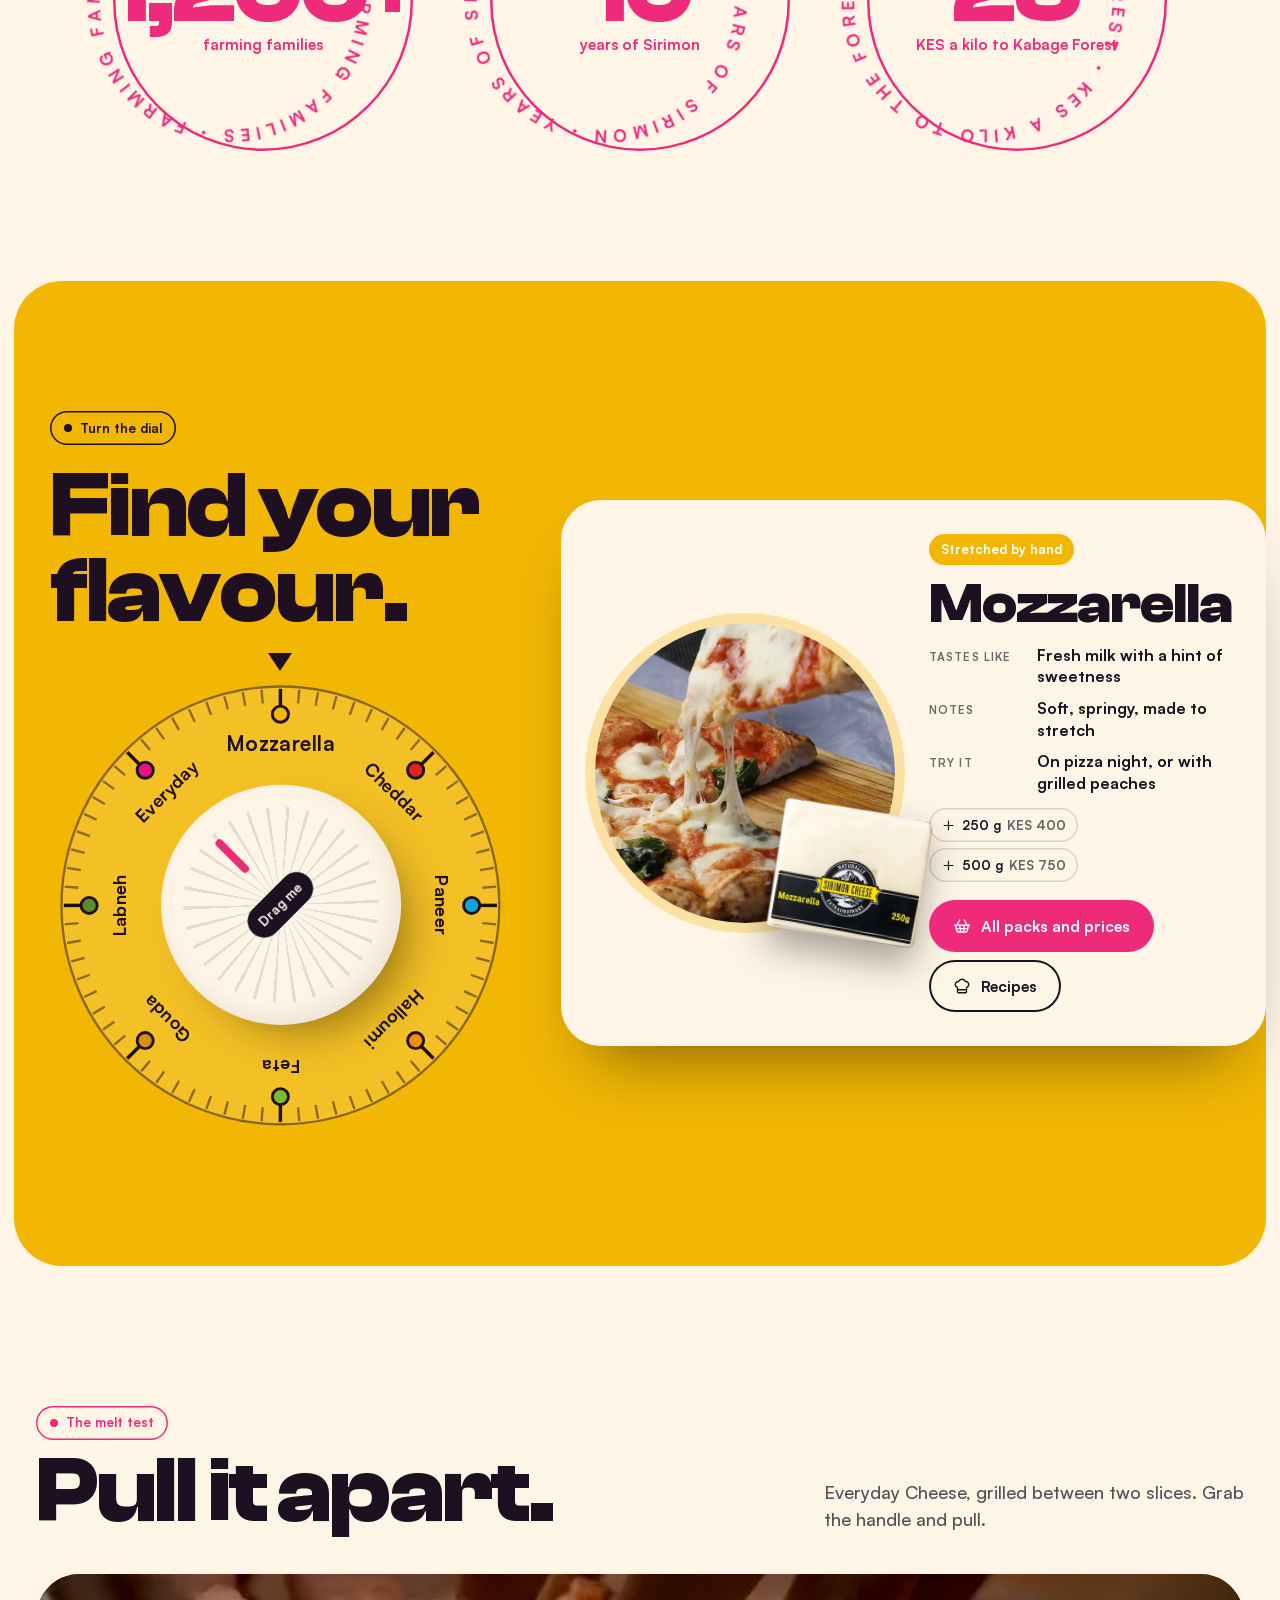
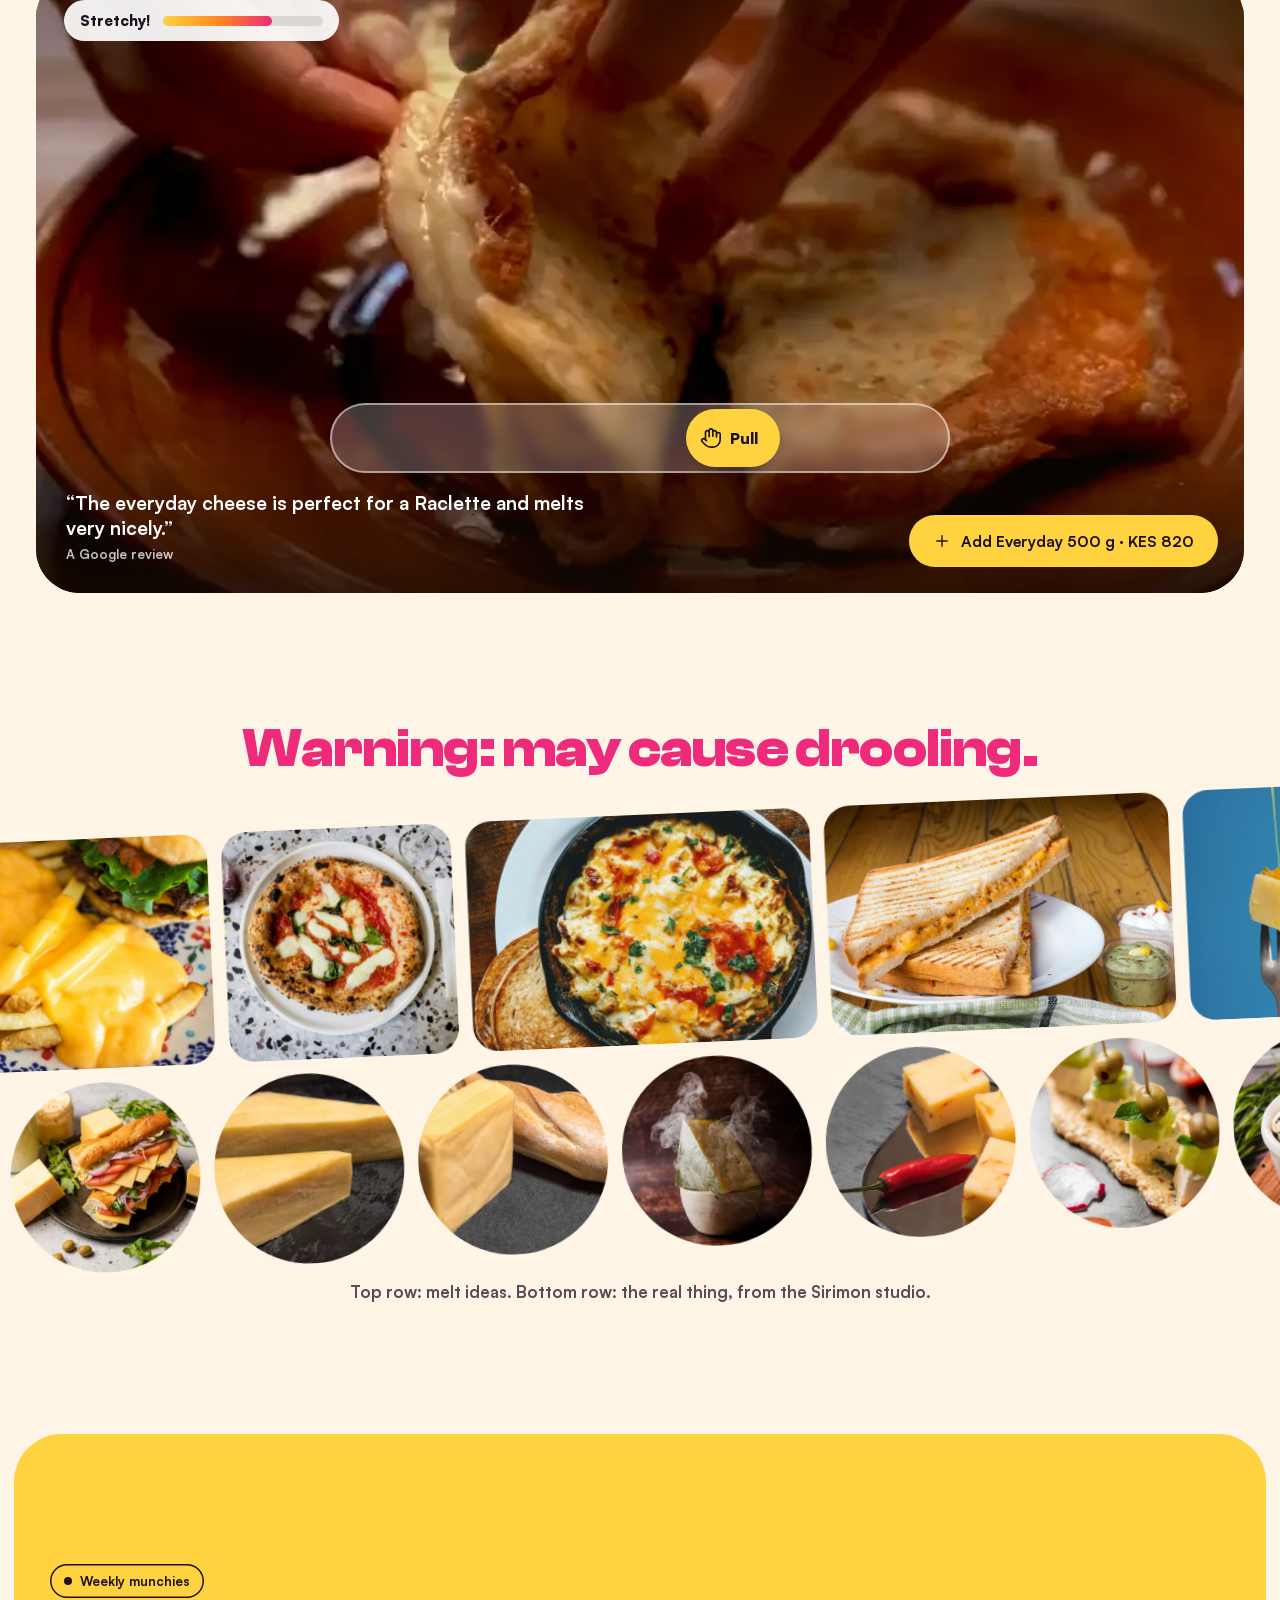
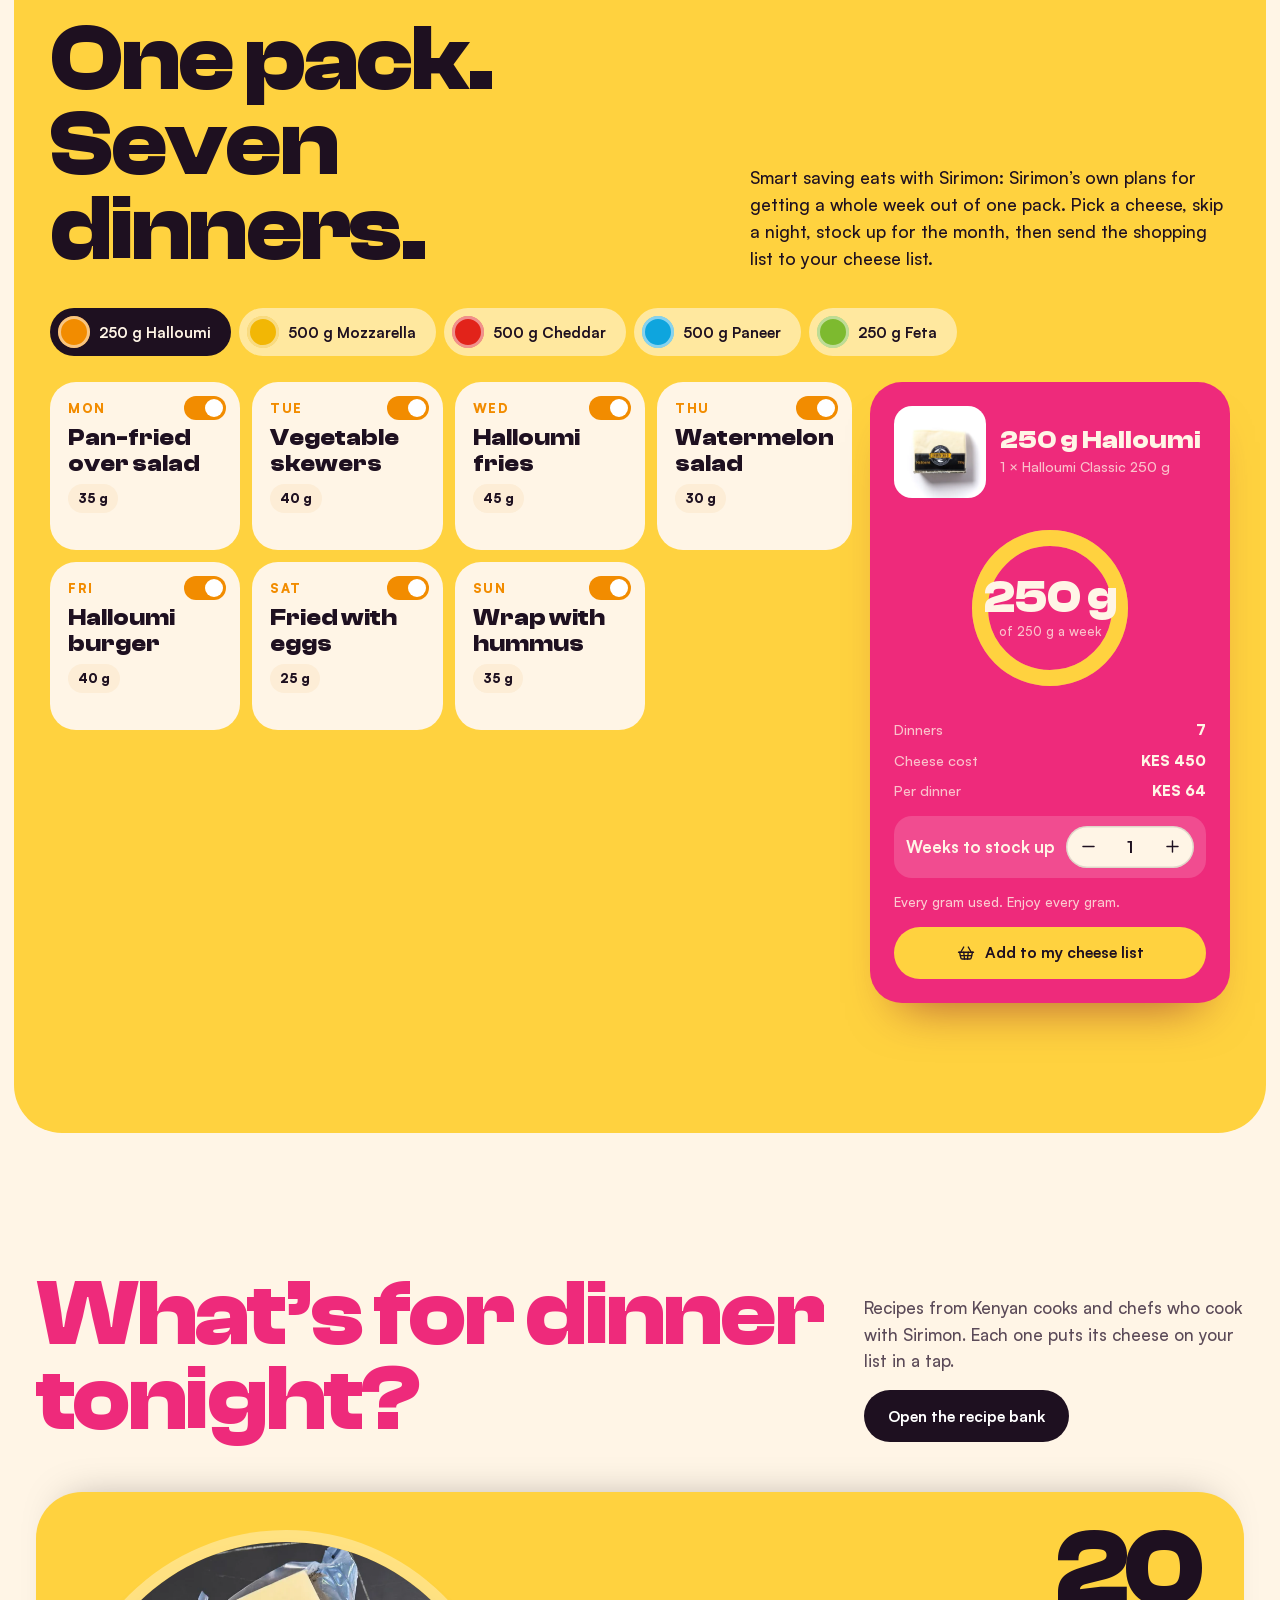
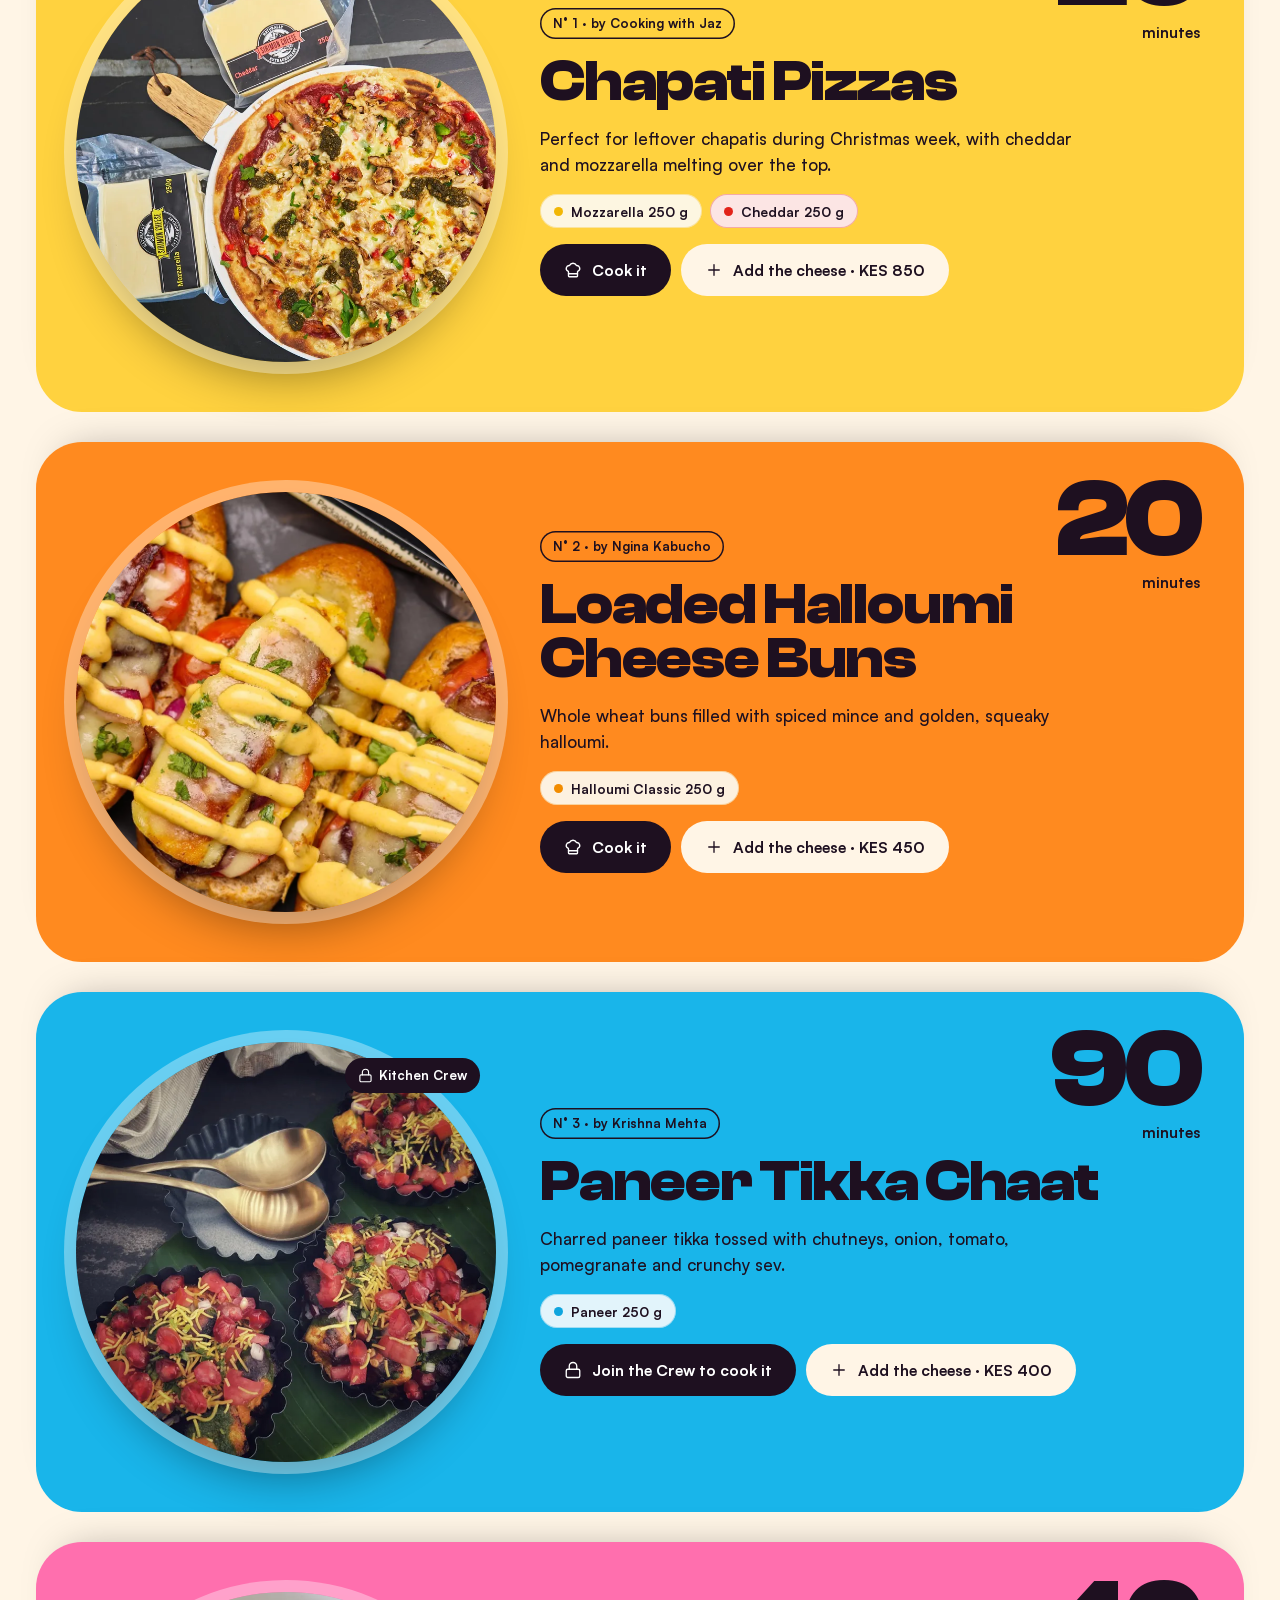
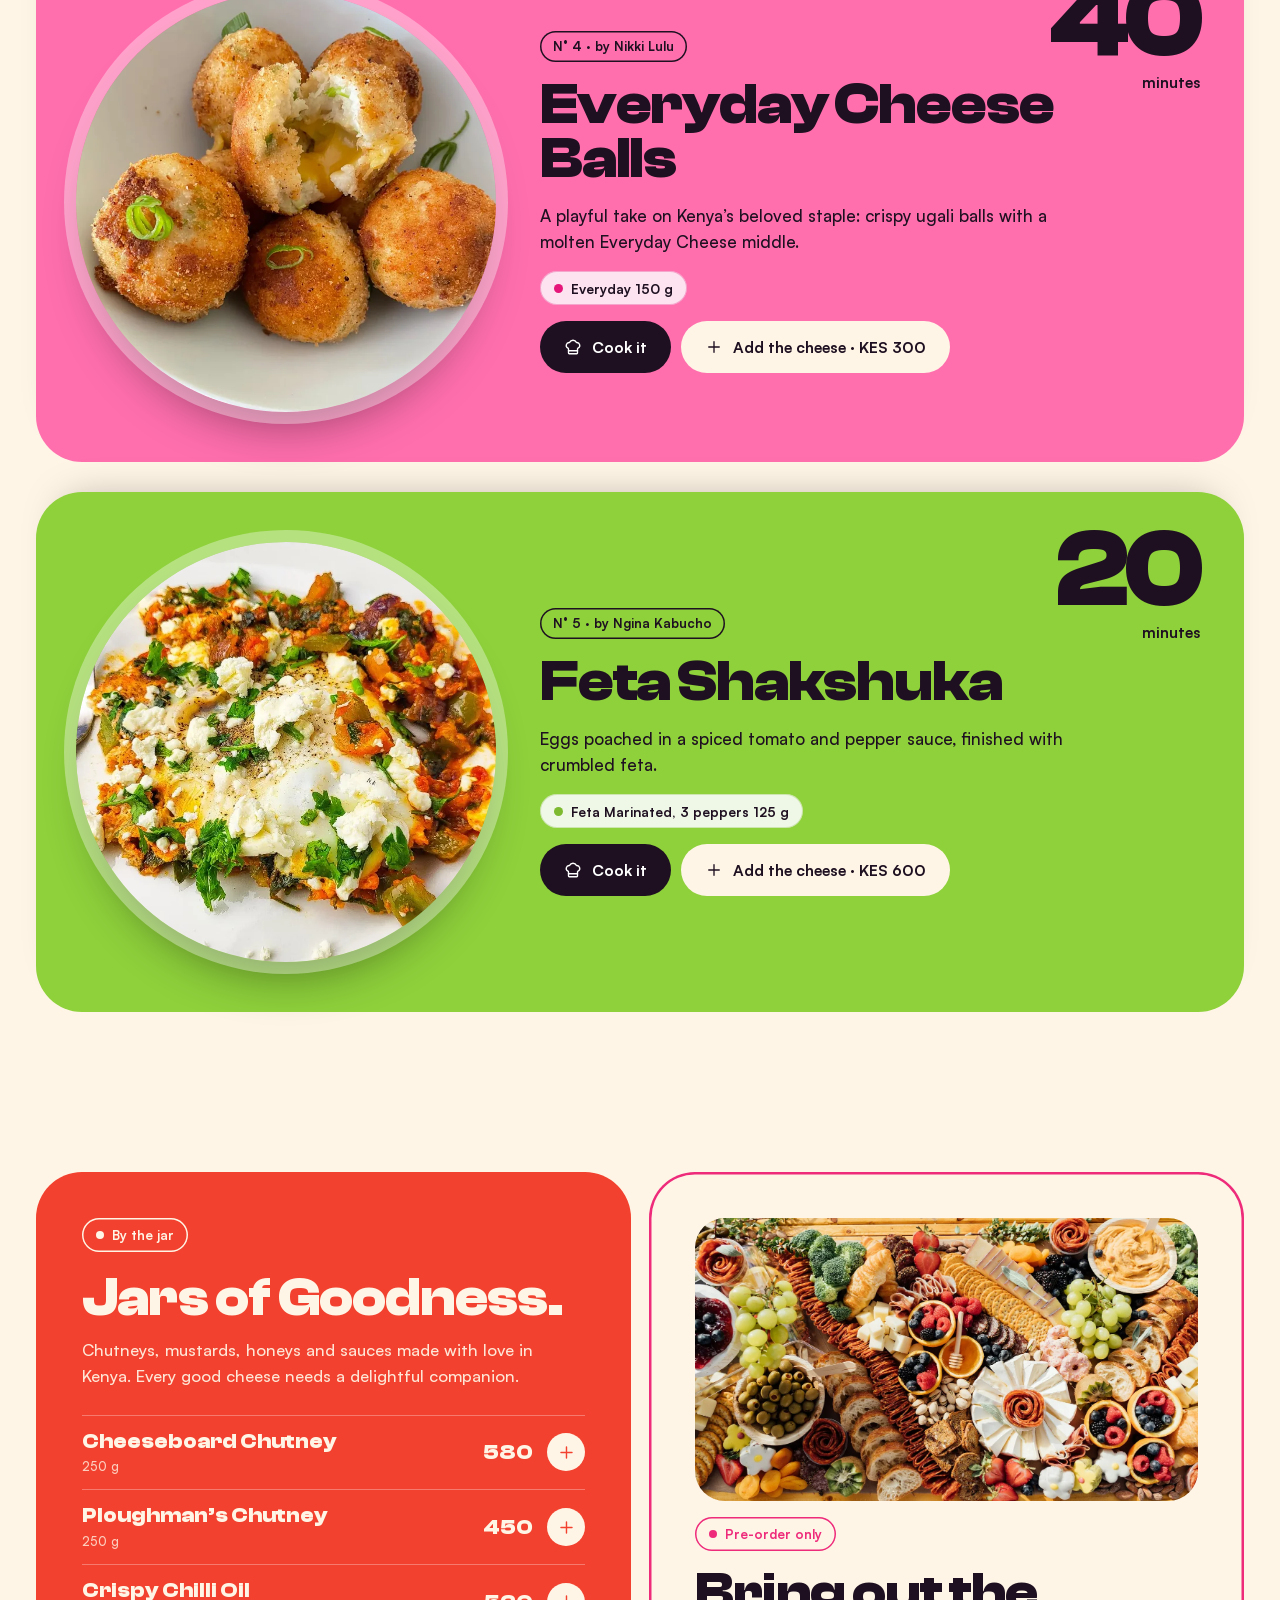
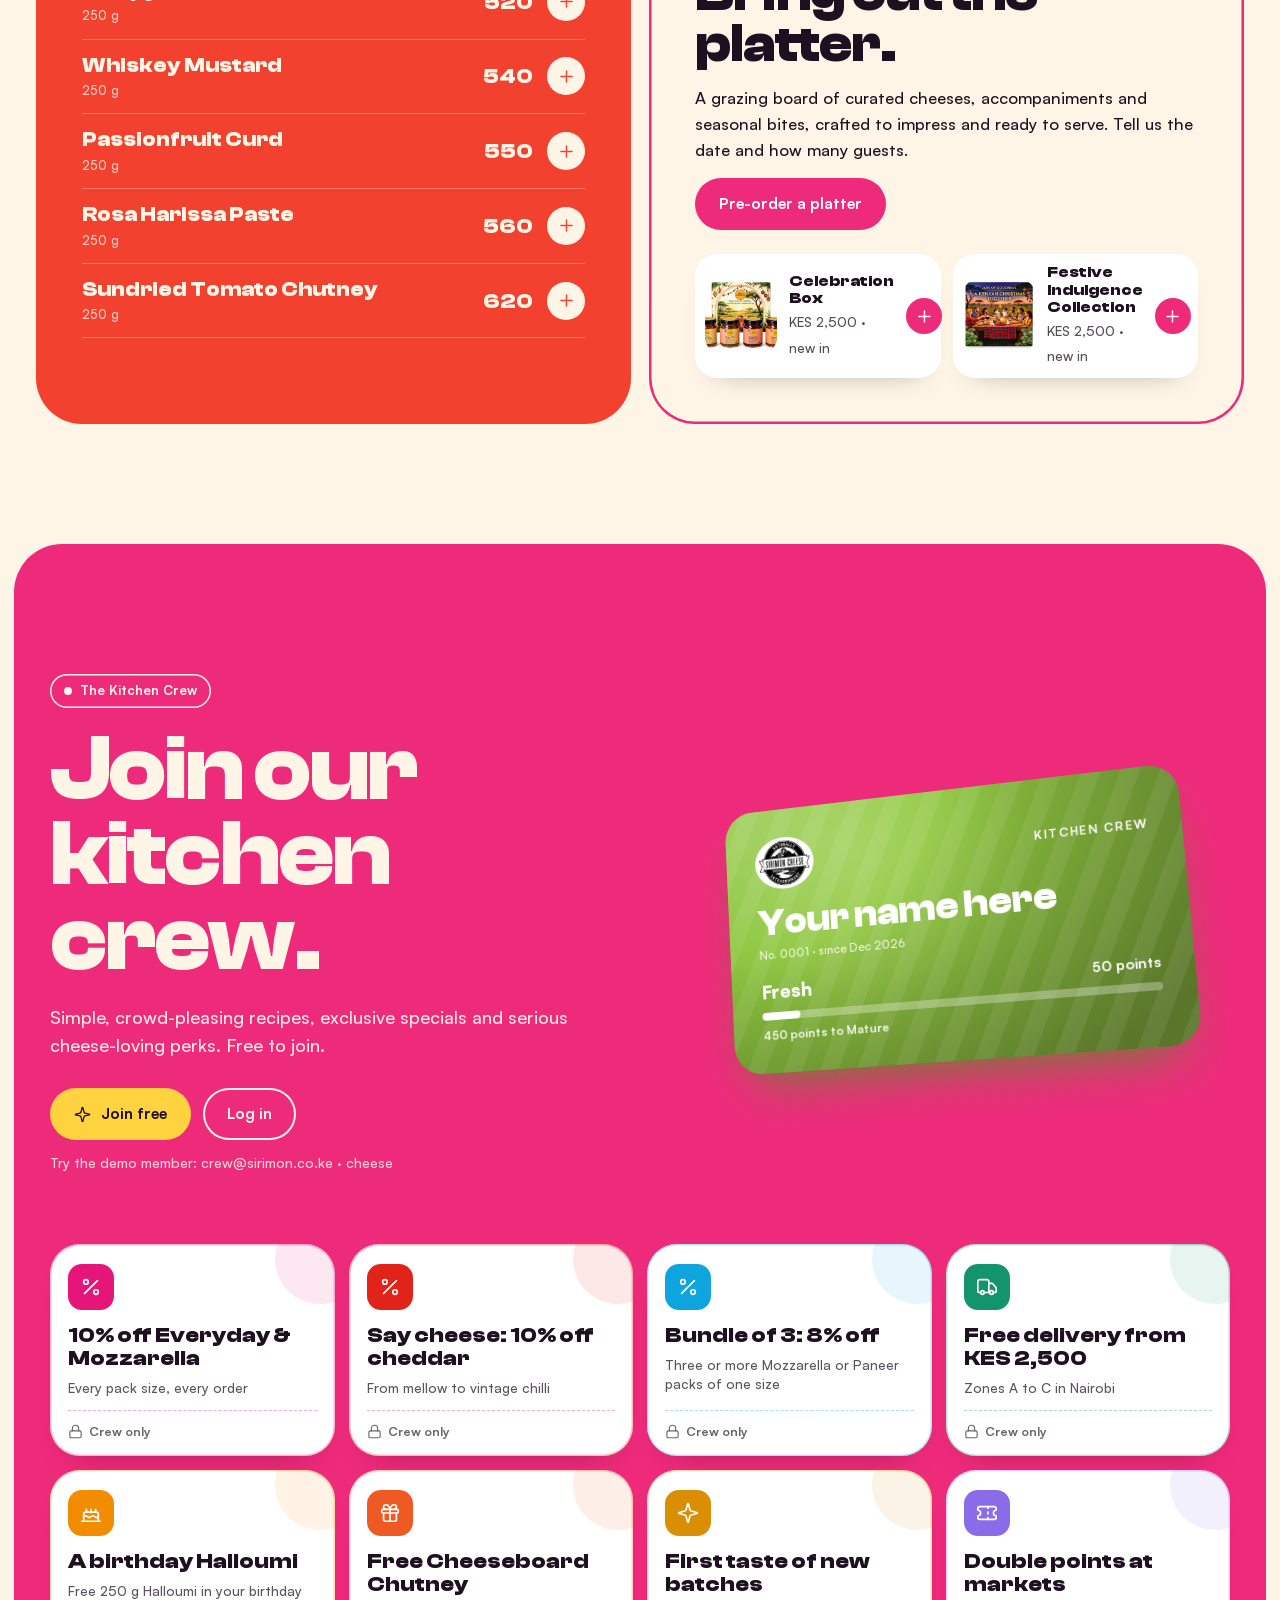
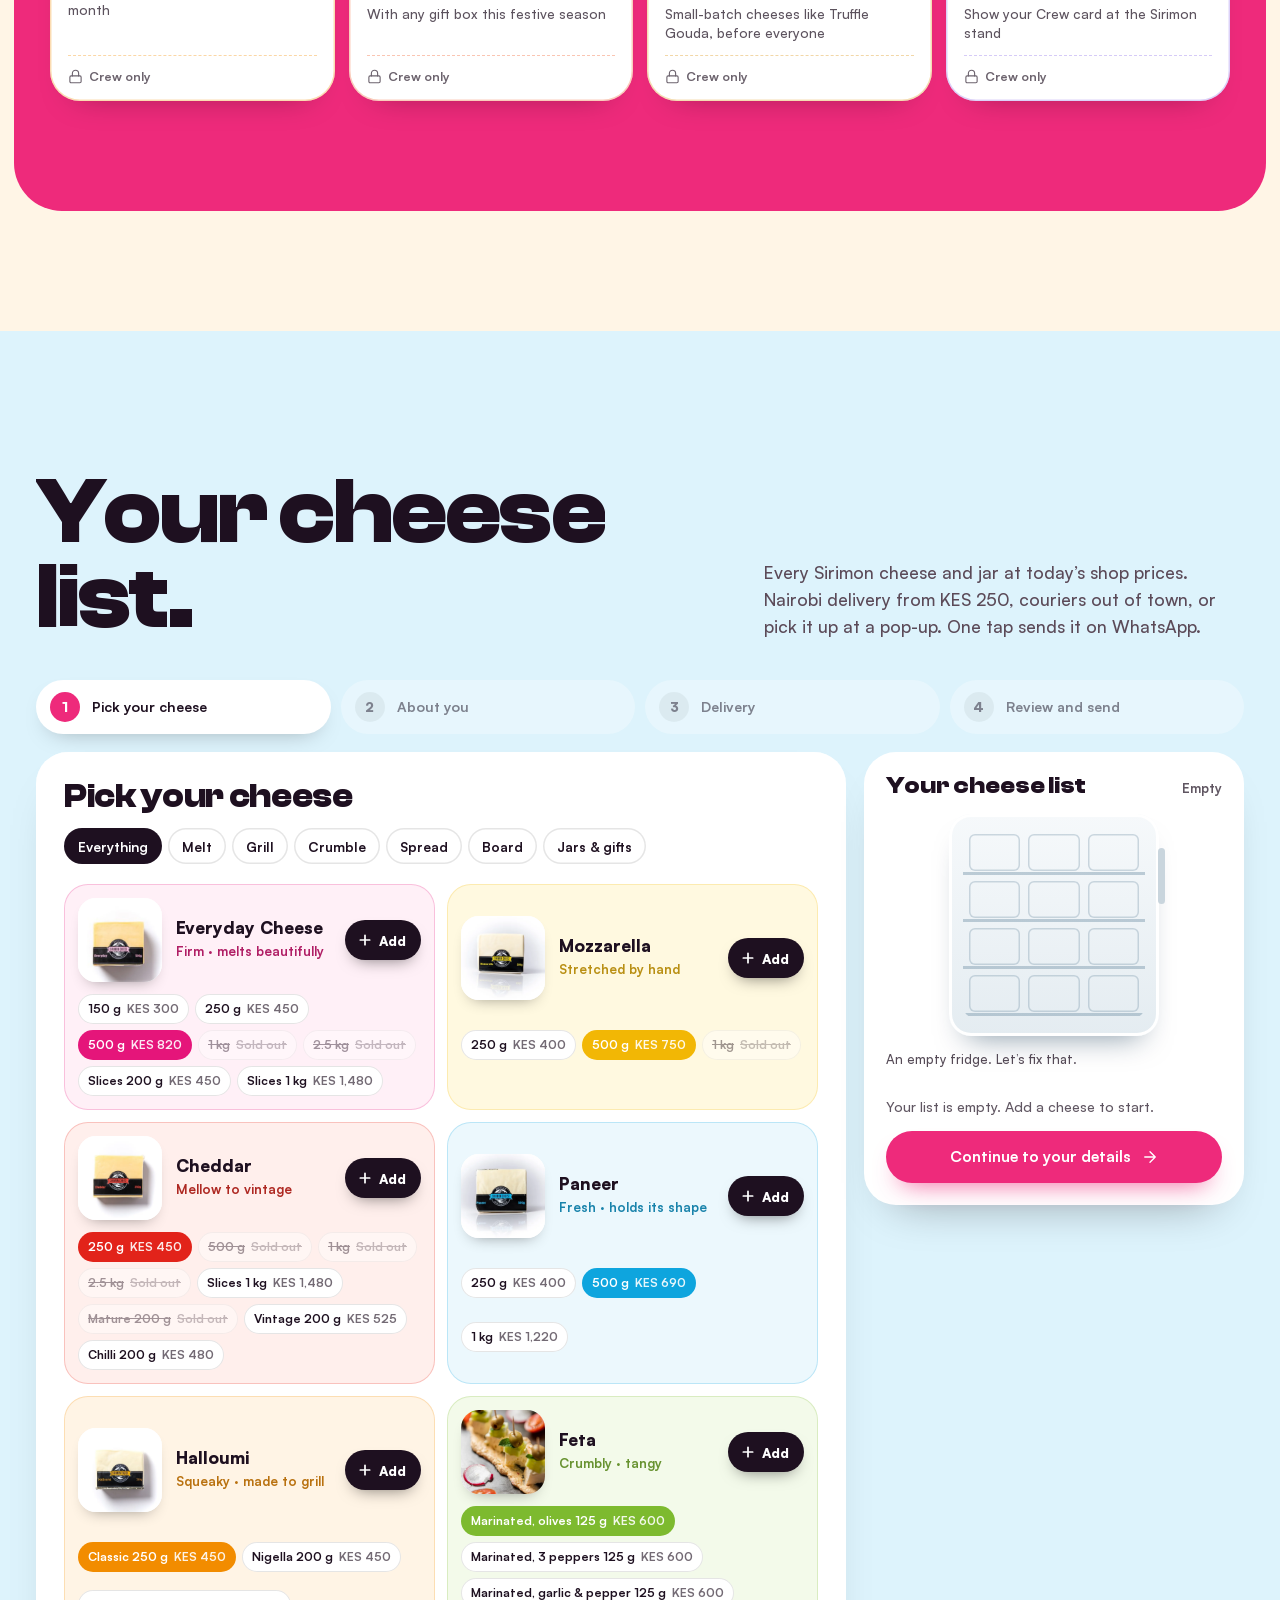
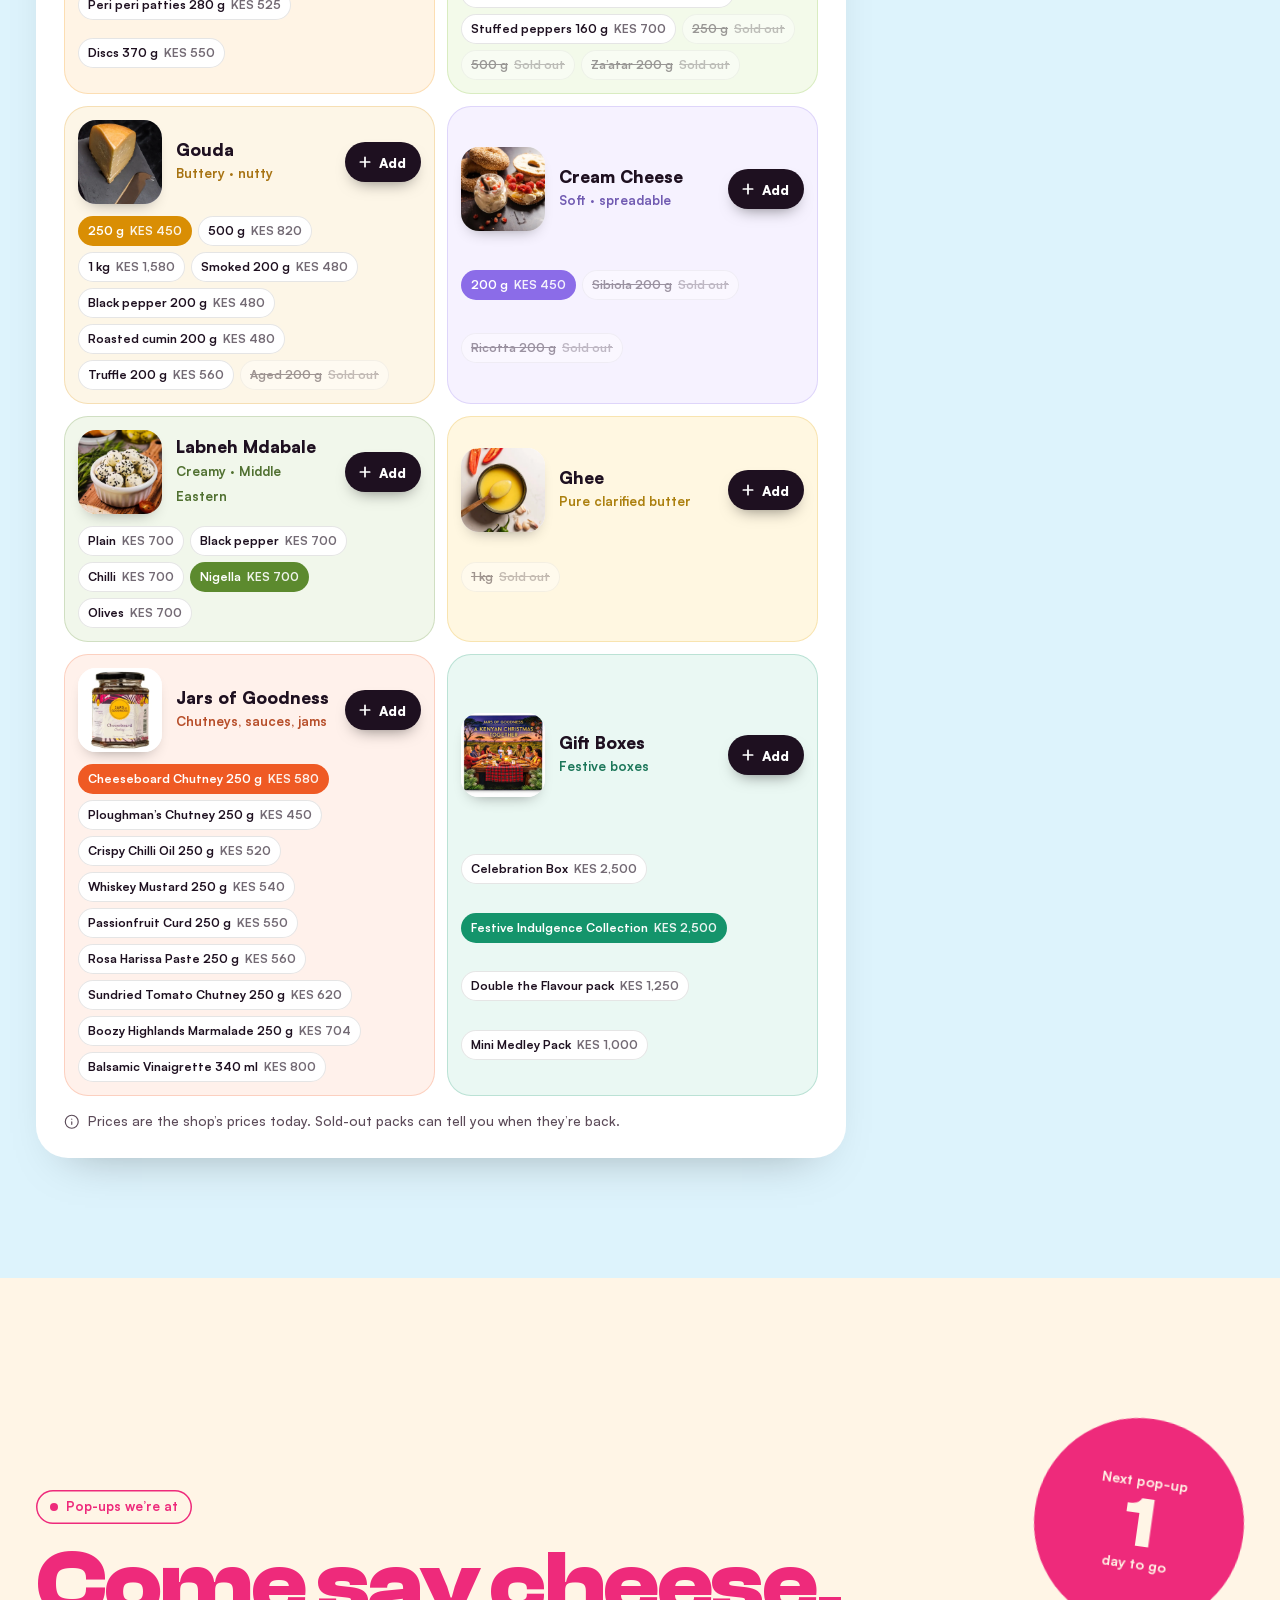
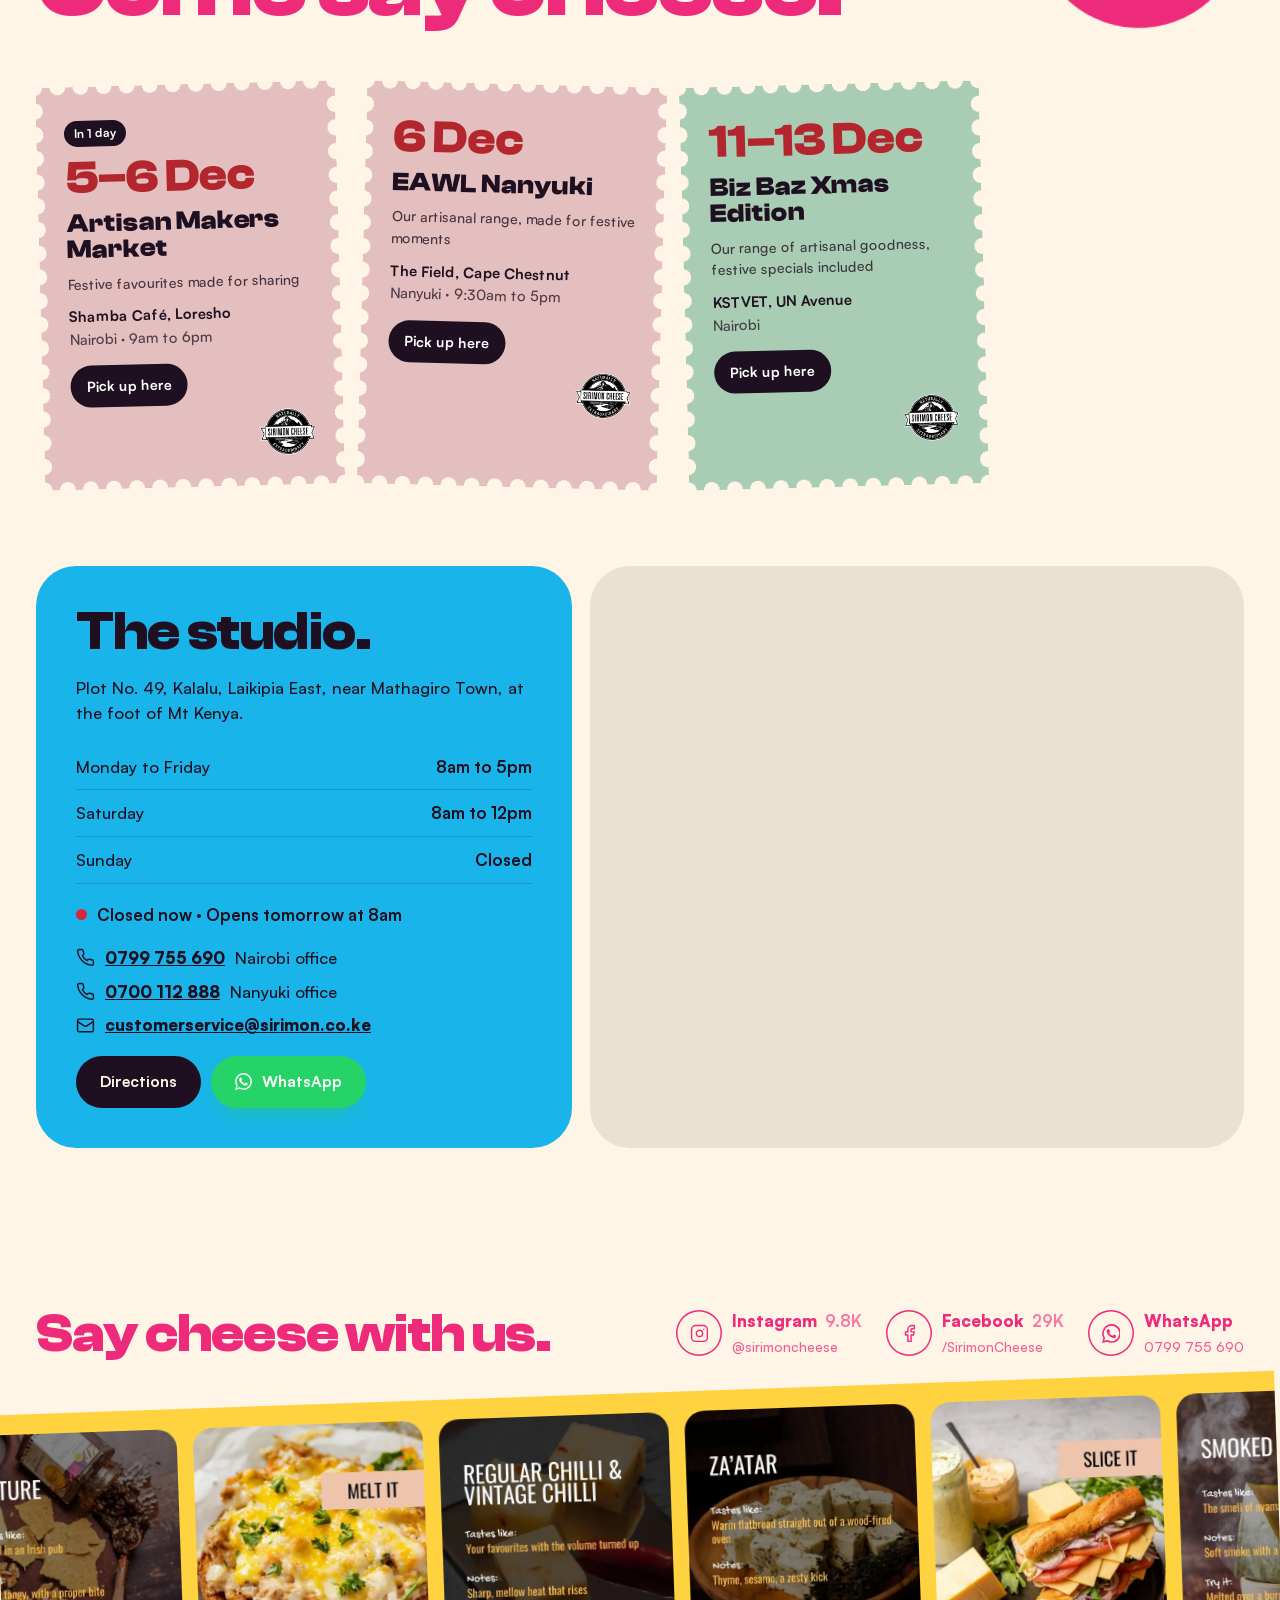
<file: site-b-fun/index.html>
<!doctype html>
<html lang="en">
<head>
<meta charset="utf-8">
<meta name="viewport" content="width=device-width, initial-scale=1">
<title>Sirimon Cheese | Crafted with Heart in Laikipia</title>
<meta name="description" content="Stretchy, squeaky, crumbly, creamy: Sirimon cheese from Laikipia. Turn the flavour dial, plan your weekly munchies, order at shop prices and join the Kitchen Crew.">
<meta name="robots" content="noindex">
<meta name="theme-color" content="#EE2A7B">
<link rel="icon" href="../shared/img/favicon.png">
<link rel="apple-touch-icon" href="../shared/img/apple-touch-icon.png">
<link rel="preload" href="../shared/fonts/clash-display-700.woff2" as="font" type="font/woff2" crossorigin>
<link rel="preload" href="../shared/fonts/satoshi-500.woff2" as="font" type="font/woff2" crossorigin>
<link rel="stylesheet" href="../shared/css/shared.css">
<link rel="stylesheet" href="css/site.css">
<script>
  document.documentElement.classList.add('js');
  setTimeout(function () { if (!document.documentElement.classList.contains('fx-ready')) document.documentElement.classList.remove('js'); }, 3500);
</script>
</head>
<body>
<a class="skip" href="#main">Skip to content</a>

<header class="hd" id="hd">
  <a class="hd__logo" href="#top" aria-label="Sirimon Cheese, back to the top"><img src="../shared/img/logo/badge-sm.webp" alt="Sirimon Cheese, naturally extraordinary" width="200" height="163"></a>
  <nav class="hd__nav" aria-label="Main">
    <a href="#dial">The cheeses</a>
    <a href="#munchies">Weekly munchies</a>
    <a href="#cook">Recipes</a>
    <a href="#popups">Pop-ups</a>
    <a href="#crew">Kitchen Crew</a>
  </nav>
  <div class="hd__end">
    <button class="hd__crew" type="button" data-crew="login"><span class="hd__crew-av" data-icon="crown"></span><span data-crew-label="Log in">Log in</span></button>
    <a class="hd__list" href="#order" data-list-host aria-label="Your cheese list is empty"><span data-icon="basket"></span><span class="hd__sum" data-list-sum></span><span class="hd__count" data-list-count hidden>0</span></a>
    <a class="hd__cta" href="#order" data-magnetic>Order cheese</a>
  </div>
</header>

<main id="main">

  <!-- 1. Hero: Sirim[skillet]n -->
  <section class="hero" id="top">
    <div class="hero__packs" aria-hidden="true">
      <img class="hero__pk hero__pk--1" src="../shared/img/cut/pack-everyday.webp" alt="" width="532" height="458" data-depth="1.4">
      <img class="hero__pk hero__pk--2" src="../shared/img/cut/pack-mozzarella.webp" alt="" width="544" height="470" data-depth="0.9">
      <img class="hero__pk hero__pk--3" src="../shared/img/cut/pack-cheddar.webp" alt="" width="586" height="508" data-depth="1.2">
      <img class="hero__pk hero__pk--4" src="../shared/img/cut/pack-paneer.webp" alt="" width="640" height="555" data-depth="0.7">
      <img class="hero__pk hero__pk--5" src="../shared/img/cut/pack-halloumi.webp" alt="" width="576" height="476" data-depth="1.1">
      <img class="hero__pk hero__pk--6" src="../shared/img/cut/pack-feta.webp" alt="" width="640" height="562" data-depth="0.8">
    </div>
    <h1 class="hero__word" aria-label="Sirimon Cheese">
      <span class="hero__l" data-hero-l>Sirim</span><span class="hero__o" data-hero-o><span class="hero__ring"></span><video src="../shared/video/o-skillet.mp4" poster="../shared/video/o-skillet.webp" muted loop playsinline autoplay data-autoplay preload="auto" aria-hidden="true"></video></span><span class="hero__l" data-hero-l>n</span>
    </h1>
    <p class="hero__sub" data-hero-in>Cheese crafted with heart in Laikipia &middot; Kenya&rsquo;s preferred cheese brand</p>
    <div class="hero__sticker" aria-hidden="true">
      <svg viewBox="0 0 200 200" data-spin="22"><defs><path id="st-b" d="M100,100 m-80,0 a80,80 0 1,1 160,0 a80,80 0 1,1 -160,0"/></defs><text><textPath href="#st-b">NATURALLY EXTRAORDINARY &#9733; MADE IN LAIKIPIA &#9733; NATURALLY EXTRAORDINARY &#9733; MADE IN LAIKIPIA &#9733;</textPath></text></svg>
      <img src="../shared/img/logo/badge-sm.webp" alt="" width="200" height="163">
    </div>
    <div class="hero__foot">
      <p class="hero__big" data-hero-in>Stretchy, squeaky,<br>crumbly, creamy.</p>
      <div class="hero__btns" data-hero-in>
        <a class="btn btn--yellow" href="#order" data-magnetic>Fill my cheese list</a>
        <a class="btn btn--outline" href="#cook">What&rsquo;s for dinner?</a>
      </div>
    </div>
  </section>

  <!-- 2. Three circles -->
  <section class="circles" aria-labelledby="circles-title">
    <div class="circles__head">
      <p class="tag" data-reveal="fade">Made slowly, by hand</p>
      <h2 class="h-big" id="circles-title" data-reveal="lines">Stretched by hand,<br>every single day.</h2>
      <p class="circles__lead" data-reveal="up">Milk from local smallholder families, tested in our lab every morning, then turned into cheese at the foot of Mt Kenya by people who live a short walk from the creamery.</p>
    </div>
    <ul class="circles__row" data-reveal="stagger">
      <li><svg class="circles__ring" viewBox="0 0 200 200" aria-hidden="true" data-spin="40"><defs><path id="c1" d="M100,100 m-86,0 a86,86 0 1,1 172,0 a86,86 0 1,1 -172,0"/></defs><text><textPath href="#c1">FARMING FAMILIES &#183; FARMING FAMILIES &#183; FARMING FAMILIES &#183;</textPath></text></svg><strong><span data-count="1200">1,200</span>+</strong><span>farming families</span></li>
      <li><svg class="circles__ring" viewBox="0 0 200 200" aria-hidden="true" data-spin="40"><defs><path id="c2" d="M100,100 m-86,0 a86,86 0 1,1 172,0 a86,86 0 1,1 -172,0"/></defs><text><textPath href="#c2">YEARS OF SIRIMON &#183; YEARS OF SIRIMON &#183; YEARS OF SIRIMON &#183;</textPath></text></svg><strong><span data-count="10">10</span></strong><span>years of Sirimon</span></li>
      <li><svg class="circles__ring" viewBox="0 0 200 200" aria-hidden="true" data-spin="40"><defs><path id="c3" d="M100,100 m-86,0 a86,86 0 1,1 172,0 a86,86 0 1,1 -172,0"/></defs><text><textPath href="#c3">KES A KILO TO THE FOREST &#183; KES A KILO TO THE FOREST &#183;</textPath></text></svg><strong><span data-count="25">25</span></strong><span>KES a kilo to Kabage Forest</span></li>
    </ul>
  </section>

  <!-- 3. The flavour dial -->
  <section class="dial" id="dial" data-dial-sec>
    <div class="dial__inner">
      <div class="dial__left">
        <p class="tag tag--light" data-reveal="fade">Turn the dial</p>
        <h2 class="h-big dial__title" data-reveal="lines">Find your flavour.</h2>
        <div class="dial__wheel" data-dial tabindex="0" role="slider" aria-label="Turn to choose a cheese" aria-valuemin="0" aria-valuemax="7" aria-valuenow="0" aria-valuetext="Everyday Cheese">
          <svg class="dial__face" viewBox="0 0 400 400" data-dial-face aria-hidden="true"></svg>
          <div class="dial__knob" data-dial-knob><span class="dial__grip" aria-hidden="true"></span><span class="dial__hint">Drag me</span></div>
          <span class="dial__pointer" aria-hidden="true"></span>
        </div>
      </div>
      <article class="dial__card" data-dial-card aria-live="polite"></article>
    </div>
  </section>

  <!-- 4. Pull it apart -->
  <section class="pull" id="pull">
    <div class="pull__head">
      <p class="tag" data-reveal="fade">The melt test</p>
      <h2 class="h-big" data-reveal="lines">Pull it apart.</h2>
      <p class="pull__lead" data-reveal="up">Everyday Cheese, grilled between two slices. Grab the handle and pull.</p>
    </div>
    <div class="pull__stage" data-pull>
      <video class="pull__video" src="../shared/video/pull-scrub.mp4" poster="../shared/video/pull-scrub.webp" muted playsinline preload="auto" aria-label="A grilled cheese sandwich being pulled apart, the cheese stretching"></video>
      <div class="pull__meter" aria-hidden="true"><span data-pull-stage>Warm</span><i><b data-pull-bar></b></i></div>
      <div class="pull__track"><input class="pull__range" type="range" min="0" max="1000" value="0" aria-label="Pull the sandwich apart" data-pull-range><span class="pull__thumb" data-pull-thumb aria-hidden="true"><span data-icon="hand"></span>Pull</span></div>
      <p class="pull__quote">&ldquo;The everyday cheese is perfect for a Raclette and melts very nicely.&rdquo; <span>A Google review</span></p>
      <button class="btn btn--yellow pull__add" type="button" data-add="everyday|500"><span data-icon="plus"></span>Add Everyday 500 g &middot; KES 820</button>
    </div>
  </section>

  <!-- 4b. A wall of melt -->
  <section class="wall" aria-labelledby="wall-title">
    <h2 class="h-mid wall__title" id="wall-title" data-reveal="lines">Warning: may cause drooling.</h2>
    <div class="wall__band">
      <div class="wall__row" data-marquee data-speed="52" aria-hidden="true">
        <div class="wall__track">
          <img src="../shared/img/food/burger-melt.webp" alt="" width="1400" height="934" loading="lazy"><img src="../shared/img/food/lasagna-pull.webp" alt="" width="1000" height="1250" loading="lazy"><img src="../shared/img/food/khachapuri.webp" alt="" width="1400" height="934" loading="lazy">
          <img src="../shared/img/food/fries-cheese.webp" alt="" width="1400" height="934" loading="lazy"><img src="../shared/img/food/margherita.webp" alt="" width="1000" height="1000" loading="lazy"><img src="../shared/img/food/mac-skillet.webp" alt="" width="1400" height="933" loading="lazy">
          <img src="../shared/img/food/grilled-cheese.webp" alt="" width="1200" height="800" loading="lazy"><img src="../shared/img/food/fork-dip.webp" alt="" width="1000" height="1250" loading="lazy">
        </div>
      </div>
      <div class="wall__row" data-marquee data-speed="60" data-dir="right" aria-hidden="true">
        <div class="wall__track">
          <img src="../shared/img/client/smoked-gouda.webp" alt="" width="500" height="500" loading="lazy"><img src="../shared/img/client/chilli-cubes.webp" alt="" width="1400" height="788" loading="lazy"><img src="../shared/img/client/marinated-feta.webp" alt="" width="500" height="500" loading="lazy">
          <img src="../shared/img/client/labneh-balls.webp" alt="" width="500" height="500" loading="lazy"><img src="../shared/img/client/cheddar-wedges.webp" alt="" width="1400" height="935" loading="lazy"><img src="../shared/img/client/cumin-gouda.webp" alt="" width="500" height="500" loading="lazy">
          <img src="../shared/img/client/sub-slices.webp" alt="" width="500" height="500" loading="lazy"><img src="../shared/img/client/vintage-cheddar.webp" alt="" width="500" height="500" loading="lazy"><img src="../shared/img/client/everyday-bread.webp" alt="" width="500" height="500" loading="lazy">
        </div>
      </div>
    </div>
    <p class="wall__note">Top row: melt ideas. Bottom row: the real thing, from the Sirimon studio.</p>
  </section>

  <!-- 5. Weekly munchies -->
  <section class="munch" id="munchies">
    <div class="munch__head">
      <div>
        <p class="tag" data-reveal="fade">Weekly munchies</p>
        <h2 class="h-big" data-reveal="lines">One pack.<br>Seven dinners.</h2>
      </div>
      <p class="munch__lead" data-reveal="up">Smart saving eats with Sirimon: Sirimon&rsquo;s own plans for getting a whole week out of one pack. Pick a cheese, skip a night, stock up for the month, then send the shopping list to your cheese list.</p>
    </div>
    <div class="munch__tabs" role="tablist" aria-label="Choose a cheese" data-munch-tabs></div>
    <div class="munch__board" data-munch-board></div>
  </section>

  <!-- 6. Stacked recipe cards -->
  <section class="cook" id="cook">
    <div class="cook__head">
      <h2 class="h-big" data-reveal="lines">What&rsquo;s for dinner tonight?</h2>
      <div class="cook__side" data-reveal="up"><p>Recipes from Kenyan cooks and chefs who cook with Sirimon. Each one puts its cheese on your list in a tap.</p><button class="btn btn--ink" type="button" data-open-recipes>Open the recipe bank</button></div>
    </div>
    <div class="stack" data-stack></div>
  </section>

  <!-- 7. Jars and the platter -->
  <section class="jars" id="jars">
    <div class="jars__card jars__card--list">
      <p class="tag tag--light">By the jar</p>
      <h2 class="h-mid" data-reveal="lines">Jars of Goodness.</h2>
      <p class="jars__lead">Chutneys, mustards, honeys and sauces made with love in Kenya. Every good cheese needs a delightful companion.</p>
      <ul class="jars__list" data-jars></ul>
    </div>
    <div class="jars__card jars__card--platter">
      <figure class="jars__img"><img src="../shared/img/food/grazing.webp" alt="A grazing platter of cheeses and seasonal bites" width="1400" height="933" loading="lazy"></figure>
      <p class="tag">Pre-order only</p>
      <h2 class="h-mid" data-reveal="lines">Bring out the platter.</h2>
      <p>A grazing board of curated cheeses, accompaniments and seasonal bites, crafted to impress and ready to serve. Tell us the date and how many guests.</p>
      <div class="jars__btns"><button class="btn btn--pink" type="button" data-open-platter>Pre-order a platter</button></div>
      <div class="jars__gifts" data-gifts></div>
    </div>
  </section>

  <!-- 8. The Kitchen Crew -->
  <section class="crew" id="crew">
    <div class="crew__inner">
      <div class="crew__copy">
        <p class="tag tag--light" data-reveal="fade">The Kitchen Crew</p>
        <h2 class="h-big" data-reveal="lines" data-crew-title>Join our kitchen crew.</h2>
        <p class="crew__lead" data-crew-lead data-reveal="up">Simple, crowd-pleasing recipes, exclusive specials and serious cheese-loving perks. Free to join.</p>
        <div class="crew__btns" data-crew-btns data-reveal="up"></div>
      </div>
      <div class="crew__cardwrap" data-crew-cardwrap></div>
    </div>
    <div class="deals crew__deals" data-deals></div>
  </section>

  <!-- 9. The cheese list -->
  <section class="order" id="order">
    <div class="order__head">
      <h2 class="h-big" data-reveal="lines">Your cheese list.</h2>
      <p data-reveal="up">Every Sirimon cheese and jar at today&rsquo;s shop prices. Nairobi delivery from KES 250, couriers out of town, or pick it up at a pop-up. One tap sends it on WhatsApp.</p>
    </div>
    <div data-desk></div>
  </section>

  <!-- 10. Pop-ups and the studio -->
  <section class="popups" id="popups">
    <div class="popups__head">
      <div>
        <p class="tag" data-reveal="fade">Pop-ups we&rsquo;re at</p>
        <h2 class="h-big" data-reveal="lines">Come say cheese.</h2>
      </div>
      <div class="popups__next" data-next-pop data-reveal="pop"></div>
    </div>
    <div class="popups__rail" data-pops></div>
    <div class="studio">
      <div class="studio__card">
        <h3 class="h-mid" data-reveal="lines">The studio.</h3>
        <p>Plot No. 49, Kalalu, Laikipia East, near Mathagiro Town, at the foot of Mt Kenya.</p>
        <ul class="studio__hours"><li><span>Monday to Friday</span><b>8am to 5pm</b></li><li><span>Saturday</span><b>8am to 12pm</b></li><li><span>Sunday</span><b>Closed</b></li></ul>
        <p class="studio__open" data-open-state></p>
        <ul class="studio__contact">
          <li><span data-icon="phone"></span><a href="tel:+254799755690">0799 755 690</a> Nairobi office</li>
          <li><span data-icon="phone"></span><a href="tel:+254700112888">0700 112 888</a> Nanyuki office</li>
          <li><span data-icon="mail"></span><a href="mailto:customerservice@sirimon.co.ke">customerservice@sirimon.co.ke</a></li>
        </ul>
        <div class="studio__btns"><a class="btn btn--ink" href="https://www.google.com/maps/dir/?api=1&amp;destination=0.1545604,37.9082932" target="_blank" rel="noopener">Directions</a><a class="btn btn--wa" href="https://wa.me/254799755690" target="_blank" rel="noopener"><span data-icon="whatsapp"></span>WhatsApp</a></div>
      </div>
      <div class="studio__map"><iframe title="Map of the Sirimon Cheese studio" loading="lazy" referrerpolicy="no-referrer-when-downgrade" src="https://maps.google.com/maps?q=Sirimon%20Cheese&amp;ll=0.1545604,37.9082932&amp;z=10&amp;output=embed"></iframe></div>
    </div>
  </section>

  <!-- 11. Social and reviews -->
  <section class="feed" aria-labelledby="feed-title">
    <div class="feed__head">
      <h2 class="h-mid" id="feed-title" data-reveal="lines">Say cheese with us.</h2>
      <div class="feed__links" data-socials="labels"></div>
    </div>
    <div class="feed__marquee" data-marquee data-speed="46" aria-hidden="true">
      <div class="feed__track">
        <img src="../shared/img/social/smoked.webp" alt="" width="600" height="750"><img src="../shared/img/social/regular-gouda.webp" alt="" width="600" height="750"><img src="../shared/img/social/ways-halloumi.webp" alt="" width="600" height="750">
        <img src="../shared/img/social/feta-regular.webp" alt="" width="600" height="750"><img src="../shared/img/social/mature.webp" alt="" width="600" height="750"><img src="../shared/img/social/melt-it.webp" alt="" width="600" height="750">
        <img src="../shared/img/social/chilli.webp" alt="" width="600" height="750"><img src="../shared/img/social/zaatar.webp" alt="" width="600" height="750"><img src="../shared/img/social/slice-it.webp" alt="" width="600" height="750">
      </div>
    </div>
    <div class="feed__reviews">
      <div class="feed__score" data-reveal="pop"><strong>5.0</strong><span>&#9733;&#9733;&#9733;&#9733;&#9733;</span><em>9 Google reviews</em></div>
      <div class="feed__quotes" data-reviews></div>
    </div>
  </section>
</main>

<footer class="ft">
  <div class="ft__news">
    <div>
      <h2 class="h-mid">Get The Cheese Spread.</h2>
      <p>Sirimon&rsquo;s newsletter: one email with new small batches, market dates and what&rsquo;s for dinner.</p>
    </div>
    <form class="ft__form" novalidate data-news>
      <div class="field"><label class="visually-hidden" for="ft-email">Email</label><input id="ft-email" name="email" type="email" autocomplete="email" placeholder="you@example.com"></div>
      <button class="btn btn--yellow" type="submit">Count me in</button>
    </form>
  </div>
  <div class="ft__cols">
    <img class="ft__badge" src="../shared/img/logo/badge.webp" alt="Sirimon Cheese, naturally extraordinary" width="520" height="425" loading="lazy">
    <div><h3>Explore</h3><a href="#dial">The cheeses</a><a href="#munchies">Weekly munchies</a><a href="#cook">Recipes</a><a href="#popups">Pop-ups</a></div>
    <div><h3>Order</h3><a href="#order">Your cheese list</a><button type="button" data-open-platter>Pre-order a platter</button><button type="button" data-crew="join">Kitchen Crew</button><a href="mailto:corporate@sirimon.co.ke">Careers</a></div>
    <div><h3>Say hello</h3><a href="tel:+254799755690">0799 755 690</a><a href="mailto:customerservice@sirimon.co.ke">customerservice@sirimon.co.ke</a><div class="ft__socials" data-socials="icons"></div></div>
  </div>
  <p class="ft__fine"><span>&copy; 2026 Sirimon Cheese &middot; Laikipia, Kenya</span><span>A website concept for Sirimon Cheese</span></p>
</footer>

<script src="../shared/js/vendor/gsap.min.js"></script>
<script src="../shared/js/vendor/ScrollTrigger.min.js"></script>
<script src="../shared/js/vendor/SplitText.min.js"></script>
<script src="../shared/js/vendor/lenis.min.js"></script>
<script src="../shared/js/data.js"></script>
<script src="../shared/js/ui.js"></script>
<script src="../shared/js/members.js"></script>
<script src="../shared/js/fx.js"></script>
<script src="../shared/js/modals.js"></script>
<script src="../shared/js/order.js"></script>
<script src="../shared/js/chat.js"></script>
<script src="js/site.js"></script>
</body>
</html>
</file>
<file: shared/css/shared.css>
/* Shared by both Sirimon concepts: fonts, base, buttons, forms, pop-ups, the Kitchen Crew, toast, the cheese list desk
   and the WhatsApp chat. Each site sets the tokens (--ink, --paper, --accent, fonts, radius) in its own CSS. */

@font-face { font-family: 'Oswald'; src: url('../fonts/oswald-200-700.woff2') format('woff2'); font-weight: 200 700; font-display: swap; }
@font-face { font-family: 'Figtree'; src: url('../fonts/figtree-300-900.woff2') format('woff2'); font-weight: 300 900; font-display: swap; }
@font-face { font-family: 'Figtree'; src: url('../fonts/figtree-300-900-italic.woff2') format('woff2'); font-weight: 300 900; font-style: italic; font-display: swap; }
@font-face { font-family: 'IBM Plex Mono'; src: url('../fonts/plex-mono-400.woff2') format('woff2'); font-weight: 400; font-display: swap; }
@font-face { font-family: 'IBM Plex Mono'; src: url('../fonts/plex-mono-500.woff2') format('woff2'); font-weight: 500; font-display: swap; }
@font-face { font-family: 'IBM Plex Mono'; src: url('../fonts/plex-mono-600.woff2') format('woff2'); font-weight: 600; font-display: swap; }
@font-face { font-family: 'Clash Display'; src: url('../fonts/clash-display-500.woff2') format('woff2'); font-weight: 500; font-display: swap; }
@font-face { font-family: 'Clash Display'; src: url('../fonts/clash-display-600.woff2') format('woff2'); font-weight: 600; font-display: swap; }
@font-face { font-family: 'Clash Display'; src: url('../fonts/clash-display-700.woff2') format('woff2'); font-weight: 700; font-display: swap; }
@font-face { font-family: 'Satoshi'; src: url('../fonts/satoshi-400.woff2') format('woff2'); font-weight: 400; font-display: swap; }
@font-face { font-family: 'Satoshi'; src: url('../fonts/satoshi-500.woff2') format('woff2'); font-weight: 500; font-display: swap; }
@font-face { font-family: 'Satoshi'; src: url('../fonts/satoshi-700.woff2') format('woff2'); font-weight: 700; font-display: swap; }
@font-face { font-family: 'Satoshi'; src: url('../fonts/satoshi-900.woff2') format('woff2'); font-weight: 900; font-display: swap; }

:root {
  --ease: cubic-bezier(.2, .8, .2, 1);
  --ease-out: cubic-bezier(.16, 1, .3, 1);
  --spring: cubic-bezier(.3, 1.5, .5, 1);
  --wa: #25D366;
  --wa-dark: #008069;
  --wa-ink: #111B21;
  --save: #138A55;
}

*, *::before, *::after { box-sizing: border-box; }
html { -webkit-text-size-adjust: 100%; text-size-adjust: 100%; scroll-padding-top: 92px; }
html.lenis, html.lenis body { height: auto; }
.lenis.lenis-smooth { scroll-behavior: auto !important; }
.lenis.lenis-stopped { overflow: hidden; }
body { margin: 0; overflow-x: clip; -webkit-font-smoothing: antialiased; -moz-osx-font-smoothing: grayscale; text-rendering: optimizeLegibility; }
img, video, svg { display: block; max-width: 100%; }
img, video { height: auto; }
button, input, select, textarea { font: inherit; color: inherit; }
button { cursor: pointer; background: none; border: 0; padding: 0; }
a { color: inherit; }
h1, h2, h3, h4, p, ul, ol, dl, dd, figure, blockquote, fieldset { margin: 0; }
ul, ol { padding: 0; list-style: none; }
fieldset { border: 0; padding: 0; min-width: 0; }
legend { padding: 0; }
[hidden] { display: none !important; }
:focus-visible { outline: 3px solid var(--focus, #1E6FE6); outline-offset: 3px; }
.icon { width: 1.15em; height: 1.15em; flex: none; }
.visually-hidden { position: absolute !important; width: 1px; height: 1px; overflow: hidden; clip: rect(0 0 0 0); white-space: nowrap; }
.skip { position: fixed; left: 16px; top: -60px; z-index: 300; padding: 10px 16px; background: var(--ink); color: #fff; border-radius: 8px; transition: top .2s; }
.skip:focus { top: 12px; }
html.sc-modal-open { overflow: hidden; }

/* Motion: hidden until fx.js reveals; never stays hidden if motion is off */
html.js:not(.fx-off) [data-reveal] { visibility: hidden; }
.fx-line { padding-bottom: .08em; margin-bottom: -.08em; }

/* ---------- Buttons ---------- */
.btn {
  --b-bg: var(--accent); --b-ink: var(--accent-ink, #fff);
  position: relative; display: inline-flex; align-items: center; justify-content: center; gap: 10px; height: 52px; padding: 0 24px;
  border-radius: var(--btn-radius, 999px); background: var(--b-bg); color: var(--b-ink); text-decoration: none; white-space: nowrap;
  font: var(--btn-font, 700 15px/1 var(--font-body)); letter-spacing: var(--btn-track, 0);
  text-transform: var(--btn-case, none); overflow: hidden; isolation: isolate;
  transition: transform .4s var(--spring), box-shadow .3s var(--ease), background-color .25s, color .25s;
}
.btn::after { content: ''; position: absolute; inset: 0; z-index: -1; background: var(--b-hover, rgba(255, 255, 255, .18)); transform: translateY(101%); transition: transform .45s var(--ease-out); }
.btn:hover::after { transform: none; }
.btn:active { transform: scale(.97); }
.btn .icon { width: 18px; height: 18px; }
.btn--primary { box-shadow: 0 14px 26px -14px color-mix(in srgb, var(--b-bg) 80%, transparent); }
.btn--ghost { --b-bg: transparent; --b-ink: var(--ink); --b-hover: color-mix(in srgb, var(--ink) 8%, transparent); box-shadow: inset 0 0 0 1.5px currentColor; }
.btn--wa { --b-bg: var(--wa); --b-ink: #fff; --b-hover: rgba(0, 0, 0, .12); box-shadow: 0 12px 24px -12px rgba(37, 211, 102, .7); }
.btn--ink { --b-bg: var(--ink); --b-ink: #fff; }
.btn--sm { height: 40px; padding: 0 16px; font-size: 13.5px; }
.btn.is-busy { pointer-events: none; }
.btn.is-busy span::after { content: '\2026'; }
.btn[disabled] { opacity: .55; pointer-events: none; }

.sc-chip { display: inline-flex; align-items: center; gap: 8px; height: 34px; padding: 0 14px; border-radius: 999px; background: color-mix(in srgb, var(--c) 12%, #fff);
  color: var(--ink); font: 650 13.5px/1 var(--font-body); box-shadow: inset 0 0 0 1px color-mix(in srgb, var(--c) 30%, transparent); transition: transform .3s var(--spring), background .2s; }
.sc-chip i { width: 9px; height: 9px; border-radius: 50%; background: var(--c); }
.sc-chip:hover { transform: translateY(-2px); background: color-mix(in srgb, var(--c) 20%, #fff); }

/* tasting card: Tastes like / Notes / Try it */
.taste { display: grid; gap: 10px; }
.taste div { display: grid; grid-template-columns: 96px 1fr; gap: 12px; align-items: baseline; }
.taste dt { font: 600 11.5px/1.2 var(--font-mono, var(--font-body)); text-transform: uppercase; letter-spacing: .1em; opacity: .62; }
.taste dd { font: 600 16px/1.35 var(--font-body); }

/* ---------- Forms ---------- */
.field { display: grid; gap: 7px; align-content: start; }
.field--full { grid-column: 1 / -1; }
.field label, .field legend { font: 650 13.5px/1.3 var(--font-body); color: var(--ink); }
.field legend { margin-bottom: 10px; }
.field input:not([type="radio"]):not([type="checkbox"]), .field select, .field textarea {
  width: 100%; min-height: 50px; padding: 12px 15px; border-radius: var(--field-radius, 12px); border: 1.5px solid var(--field-line, rgba(0, 0, 0, .14));
  background: var(--field-bg, #fff); color: var(--ink); font: 500 15.5px/1.4 var(--font-body); transition: border-color .2s, box-shadow .2s;
}
.field textarea { min-height: 76px; resize: vertical; }
.field select { appearance: none; background-image: url("data:image/svg+xml,%3Csvg xmlns='http://www.w3.org/2000/svg' width='14' height='14' viewBox='0 0 24 24' fill='none' stroke='%23555' stroke-width='2.4' stroke-linecap='round'%3E%3Cpath d='m6 9 6 6 6-6'/%3E%3C/svg%3E"); background-repeat: no-repeat; background-position: right 15px center; padding-right: 40px; }
.field input:focus, .field select:focus, .field textarea:focus { outline: none; border-color: var(--accent); box-shadow: 0 0 0 4px color-mix(in srgb, var(--accent) 18%, transparent); }
.field input::placeholder, .field textarea::placeholder { color: color-mix(in srgb, var(--ink) 38%, transparent); }
.field.has-error input, .field.has-error select, .field.has-error textarea { border-color: #D93025; }
.field__error { font: 600 13px/1.35 var(--font-body); color: #C5221F; }
.field__error:empty { display: none; }
.check { display: flex; align-items: flex-start; gap: 11px; cursor: pointer; font: 500 14.5px/1.45 var(--font-body) !important; }
.check input { width: 20px; height: 20px; margin: 1px 0 0; accent-color: var(--accent); flex: none; }

.qty { display: inline-flex; align-items: center; height: 50px; border-radius: 999px; background: #fff; box-shadow: inset 0 0 0 1.5px rgba(0, 0, 0, .12); }
.qty button { width: 44px; height: 50px; display: grid; place-items: center; border-radius: 999px; color: var(--ink); transition: background .2s; }
.qty button:hover { background: rgba(0, 0, 0, .05); }
.qty input { width: 40px; height: 50px; border: 0; background: none; text-align: center; font: 700 16px var(--font-body); -moz-appearance: textfield; appearance: textfield; }
.qty input::-webkit-inner-spin-button, .qty input::-webkit-outer-spin-button { -webkit-appearance: none; margin: 0; }

/* ---------- Social links ---------- */
.social { display: inline-flex; align-items: center; gap: 10px; text-decoration: none; color: inherit; }
.social__icon { width: 46px; height: 46px; display: grid; place-items: center; border-radius: 50%; box-shadow: inset 0 0 0 1.5px currentColor; transition: transform .35s var(--spring), background .25s, color .25s; }
.social:hover .social__icon { transform: translateY(-3px) rotate(-6deg); background: currentColor; }
.social:hover .social__icon .icon { color: var(--social-hover-ink, #fff); }
.social__text strong { display: block; font-weight: 750; }
.social__text strong em { font-style: normal; font-weight: 600; opacity: .6; margin-left: 4px; }
.social__text span { font-size: 13.5px; opacity: .75; }

/* ---------- Toast ---------- */
.sc-toast { position: fixed; left: 50%; bottom: 28px; z-index: 260; display: flex; align-items: center; gap: 12px; max-width: min(600px, calc(100% - 32px)); padding: 12px 14px 12px 12px;
  border-radius: 999px; background: #1A1410; color: #fff; font: 600 14.5px/1.3 var(--font-body); box-shadow: 0 20px 40px -14px rgba(0, 0, 0, .5);
  transform: translate(-50%, 140%); opacity: 0; transition: transform .55s var(--spring), opacity .3s; pointer-events: none; }
.sc-toast.is-on { transform: translate(-50%, 0); opacity: 1; pointer-events: auto; }
.sc-toast__tick { width: 30px; height: 30px; display: grid; place-items: center; border-radius: 50%; background: var(--accent); color: var(--accent-ink, #fff); flex: none; }
.sc-toast__tick .icon { width: 16px; height: 16px; stroke-width: 2.6; }
.sc-toast__act { margin-left: 6px; padding: 8px 14px; border-radius: 999px; background: rgba(255, 255, 255, .14); color: #fff; font-weight: 700; white-space: nowrap; }
.sc-toast__act:hover { background: rgba(255, 255, 255, .24); }

/* ---------- Dialogs ---------- */
.sc-dialog { width: min(1100px, calc(100vw - 48px)); max-height: calc(100vh - 48px); padding: 0; border: 0; border-radius: var(--dialog-radius, 28px); background: var(--paper, #fff); color: var(--ink);
  box-shadow: 0 40px 100px -30px rgba(0, 0, 0, .55); overflow: auto; overscroll-behavior: contain; }
.sc-dialog::backdrop { background: rgba(26, 16, 10, .55); backdrop-filter: blur(6px); }
.sc-dialog[open] { animation: sc-pop .5s var(--spring); }
.sc-dialog[open]::backdrop { animation: sc-fade .3s ease; }
.sc-dialog.is-closing { animation: sc-out .22s ease forwards; }
@keyframes sc-pop { from { opacity: 0; transform: translateY(24px) scale(.96); } }
@keyframes sc-fade { from { opacity: 0; } }
@keyframes sc-out { to { opacity: 0; transform: translateY(14px) scale(.97); } }
.sc-dialog__panel { position: relative; }
.sc-dialog__close { position: sticky; float: right; top: 14px; right: 14px; margin: 14px 14px -58px 0; z-index: 5; width: 44px; height: 44px; display: grid; place-items: center; border-radius: 50%;
  background: #fff; color: #222; box-shadow: 0 6px 16px -6px rgba(0, 0, 0, .35); transition: transform .35s var(--spring); }
.sc-dialog__close:hover { transform: rotate(90deg); }

/* product */
.pm { display: grid; grid-template-columns: .95fr 1.05fr; min-height: 600px; }
.pm__media { position: relative; background: var(--tint); overflow: hidden; }
.pm__food { width: 100%; height: 100%; object-fit: cover; min-height: 100%; position: absolute; inset: 0; }
.pm__pack { position: absolute; left: 22px; bottom: 22px; width: 168px; padding: 8px 8px 10px; background: #fff; border-radius: 10px; transform: rotate(-5deg); box-shadow: 0 18px 36px -14px rgba(0, 0, 0, .5); }
.pm__pack img { aspect-ratio: 1; object-fit: cover; border-radius: 6px; }
.pm__pack figcaption { margin-top: 7px; font: 650 11.5px/1 var(--font-body); text-align: center; color: #555; }
.pm__body { padding: 44px 44px 36px; display: grid; gap: 18px; align-content: start; }
.pm__kicker { display: inline-flex; align-items: center; gap: 9px; font: 650 13px/1 var(--font-body); color: color-mix(in srgb, var(--c) 75%, #222); text-transform: uppercase; letter-spacing: .1em; }
.pm__kicker i { width: 10px; height: 10px; border-radius: 50%; background: var(--c); }
.pm__title { font: var(--dialog-title, 800 52px/.95 var(--font-display)); letter-spacing: var(--dialog-track, -.02em); text-transform: var(--dialog-title-case, none); }
.pm__desc { font: 450 16px/1.6 var(--font-body); color: var(--ink-2, #4b3f38); }
.pm__taste { padding: 16px 18px; border-radius: 16px; background: color-mix(in srgb, var(--tint) 70%, #fff); }
.pm__variants { display: grid; gap: 6px; font: 450 14.5px/1.5 var(--font-body); color: var(--ink-2, #4b3f38); }
.pm__buy { display: grid; gap: 14px; padding: 18px; border-radius: 18px; background: color-mix(in srgb, var(--tint) 55%, #fff); box-shadow: inset 0 0 0 1px color-mix(in srgb, var(--c) 20%, transparent); }
.pm__buy legend { font: 750 13.5px var(--font-body); margin-bottom: 10px; }
.pm__packs { display: flex; flex-wrap: wrap; gap: 8px; }
.pm__packs label { cursor: pointer; }
.pm__packs label.is-out { cursor: not-allowed; }
.pm__packs input { position: absolute; opacity: 0; pointer-events: none; }
.pm__packs span { display: grid; gap: 3px; padding: 9px 14px; border-radius: 14px; background: #fff; box-shadow: inset 0 0 0 1.5px rgba(0, 0, 0, .12); transition: all .2s; }
.pm__packs b { font: 700 14px/1.1 var(--font-body); }
.pm__packs em { font: 600 12.5px/1 var(--font-body); font-style: normal; opacity: .7; }
.pm__packs .is-out span { opacity: .45; text-decoration: line-through; text-decoration-thickness: 1px; }
.pm__packs .is-out em { text-decoration: none; }
.pm__packs input:checked + span { background: var(--c); color: #fff; box-shadow: none; }
.pm__packs input:checked + span em { opacity: .9; }
.pm__packs input:focus-visible + span { outline: 3px solid var(--c); outline-offset: 2px; }
.pm__notify { justify-self: start; display: inline-flex; align-items: center; gap: 7px; font: 650 13.5px var(--font-body); text-decoration: underline; text-underline-offset: 3px; opacity: .8; }
.pm__row { display: flex; gap: 12px; flex-wrap: wrap; }
.pm__add { flex: 1; --b-bg: var(--ink); }
.pm__sum { font-weight: 700; opacity: .75; margin-left: 2px; }
.pm__sum:not(:empty)::before { content: '· '; }
.pm__crew { display: flex; gap: 8px; align-items: flex-start; font: 550 13.5px/1.45 var(--font-body); }
.pm__crew .icon { margin-top: 2px; color: var(--c); }
.pm__crew button { font-weight: 750; text-decoration: underline; text-underline-offset: 3px; }
.pm__recipes h3 { font: 750 13px var(--font-body); margin-bottom: 10px; text-transform: uppercase; letter-spacing: .1em; }
.pm__recipes > div { display: grid; grid-template-columns: repeat(3, 1fr); gap: 10px; }
.pm__rec { display: grid; gap: 8px; text-align: left; padding: 8px; border-radius: 16px; box-shadow: inset 0 0 0 1px rgba(0, 0, 0, .1); transition: transform .3s var(--spring), box-shadow .2s; }
.pm__rec:hover { transform: translateY(-3px); box-shadow: inset 0 0 0 1.5px var(--c); }
.pm__rec img { width: 100%; aspect-ratio: 1; object-fit: cover; border-radius: 12px; }
.pm__rec strong { display: block; font: 700 13.5px/1.25 var(--font-body); }
.pm__rec em { font: 500 12px var(--font-body); font-style: normal; color: #7a6c63; }
.pm__ask { display: inline-flex; align-items: center; gap: 8px; font: 650 14px var(--font-body); color: var(--wa-dark); text-decoration: none; }
.pm__ask:hover { text-decoration: underline; }

/* recipe */
.rm { display: grid; grid-template-columns: .9fr 1.1fr; }
.rm__media { position: relative; min-height: 100%; }
.rm__media img { width: 100%; height: 100%; object-fit: cover; position: absolute; inset: 0; }
.rm__badge, .rm__crew { position: absolute; left: 20px; top: 20px; display: inline-flex; align-items: center; gap: 7px; padding: 9px 14px; border-radius: 999px; background: #fff; color: var(--ink); font: 700 13px/1 var(--font-body); box-shadow: 0 8px 18px -8px rgba(0, 0, 0, .4); }
.rm__crew { top: auto; bottom: 20px; background: var(--ink); color: #fff; }
.rm__body { padding: 44px 44px 36px; display: grid; gap: 18px; }
.rm__meta { display: flex; flex-wrap: wrap; gap: 8px 16px; font: 650 13.5px var(--font-body); color: var(--ink-2, #555); }
.rm__meta li { display: inline-flex; align-items: center; gap: 6px; }
.rm__tag { padding: 4px 10px; border-radius: 999px; background: color-mix(in srgb, var(--accent) 12%, #fff); }
.rm__title { font: var(--dialog-title, 800 48px/.98 var(--font-display)); letter-spacing: var(--dialog-track, -.02em); text-transform: var(--dialog-title-case, none); }
.rm__intro { font: 450 16.5px/1.6 var(--font-body); color: var(--ink-2, #4b3f38); }
.rm__cheese { display: flex; flex-wrap: wrap; gap: 8px; }
.rm__cols { display: grid; grid-template-columns: 1fr 1.25fr; gap: 28px; }
.rm__cols h3 { font: 750 13px var(--font-body); text-transform: uppercase; letter-spacing: .1em; margin-bottom: 12px; }
.rm__ing { display: grid; gap: 2px; }
.rm__ing label { display: flex; gap: 10px; align-items: flex-start; padding: 6px 0; cursor: pointer; font: 500 14.5px/1.4 var(--font-body); }
.rm__ing input { width: 18px; height: 18px; margin-top: 1px; accent-color: var(--accent); flex: none; }
.rm__ing input:checked + span { text-decoration: line-through; opacity: .5; }
.rm__steps { display: grid; gap: 12px; counter-reset: s; }
.rm__steps li { counter-increment: s; display: grid; grid-template-columns: 30px 1fr; gap: 10px; font: 450 14.5px/1.55 var(--font-body); }
.rm__steps li::before { content: counter(s); width: 28px; height: 28px; display: grid; place-items: center; border-radius: 50%; background: var(--accent); color: var(--accent-ink, #fff); font: 750 13px var(--font-body); }
.rm__buy { display: grid; gap: 12px; padding: 16px 18px; border-radius: 18px; background: var(--tip-bg, #FFF4CC); }
.rm__buy p { display: flex; gap: 10px; font: 500 14.5px/1.5 var(--font-body); }
.rm__buy p .icon { margin-top: 3px; }
.rm__actions { display: flex; flex-wrap: wrap; gap: 10px; }

/* recipe bank */
.rb { padding: 44px 44px 36px; }
.rb__kicker, .crew-kicker { display: inline-flex; align-items: center; gap: 8px; font: 700 13px/1 var(--font-body); text-transform: uppercase; letter-spacing: .12em; color: var(--accent); }
.rb__head h2 { margin-top: 10px; font: var(--dialog-title, 800 52px/.95 var(--font-display)); letter-spacing: var(--dialog-track, -.02em); text-transform: var(--dialog-title-case, none); }
.rb__head > p { max-width: 620px; margin-top: 10px; font: 450 16px/1.55 var(--font-body); color: var(--ink-2); }
.rb__tools { display: flex; flex-wrap: wrap; gap: 12px; align-items: center; margin-top: 20px; }
.rb__search { display: flex; align-items: center; gap: 10px; height: 46px; padding: 0 16px; min-width: 320px; border-radius: 999px; background: #fff; box-shadow: inset 0 0 0 1.5px rgba(0, 0, 0, .12); }
.rb__search input { flex: 1; border: 0; outline: none; background: none; font: 500 15px var(--font-body); }
.rb__tags { display: flex; flex-wrap: wrap; gap: 6px; }
.rb__tags button { height: 38px; padding: 0 15px; border-radius: 999px; font: 650 13.5px var(--font-body); box-shadow: inset 0 0 0 1.5px rgba(0, 0, 0, .12); transition: all .2s; }
.rb__tags [aria-pressed="true"] { background: var(--ink); color: #fff; box-shadow: none; }
.rb__grid { display: grid; grid-template-columns: repeat(4, 1fr); gap: 16px; margin-top: 24px; }
.rb__item { display: grid; gap: 6px; align-content: start; text-align: left; transition: transform .35s var(--spring); }
.rb__item:hover { transform: translateY(-4px); }
.rb__img { position: relative; display: block; border-radius: 18px; overflow: hidden; aspect-ratio: 1; margin-bottom: 4px; box-shadow: 0 0 0 0 var(--c); transition: box-shadow .3s; }
.rb__item:hover .rb__img { box-shadow: 0 0 0 3px var(--c); }
.rb__img img { width: 100%; height: 100%; object-fit: cover; transition: transform .7s var(--ease-out); }
.rb__item:hover .rb__img img { transform: scale(1.07); }
.rb__lock { position: absolute; right: 10px; top: 10px; width: 34px; height: 34px; display: grid; place-items: center; border-radius: 50%; background: #fff; color: var(--ink); box-shadow: 0 6px 14px -6px rgba(0, 0, 0, .4); }
.rb__lock .icon { width: 16px; height: 16px; }
.rb__item strong { font: 750 15.5px/1.2 var(--font-body); }
.rb__item > span:last-child { font: 500 13px var(--font-body); opacity: .68; }
.rb__empty, .rb__more { margin-top: 20px; font: 500 14.5px var(--font-body); opacity: .75; }

/* video */
.sc-dialog--video { width: min(460px, calc(100vw - 48px)); background: #111; color: #fff; }
.vm video { width: 100%; aspect-ratio: 9 / 16; max-height: calc(100vh - 160px); background: #000; object-fit: cover; }
.vm__cap { padding: 14px 20px 18px; font: 450 14px/1.5 var(--font-body); color: rgba(255, 255, 255, .8); }
.vm__cap strong { color: #fff; }

/* platter pre-order */
.bm { display: grid; grid-template-columns: .85fr 1.15fr; }
.bm__media { position: relative; min-height: 520px; }
.bm__media img { position: absolute; inset: 0; width: 100%; height: 100%; object-fit: cover; }
.bm__media p { position: absolute; left: 18px; bottom: 18px; padding: 8px 14px; border-radius: 999px; background: #fff; font: 750 13px var(--font-body); }
.bm__form { padding: 40px; display: grid; grid-template-columns: 1fr 1fr; gap: 16px; align-content: start; }
.bm__kicker { grid-column: 1 / -1; font: 700 13px var(--font-body); text-transform: uppercase; letter-spacing: .1em; color: var(--accent); }
.bm__form h2 { grid-column: 1 / -1; font: var(--dialog-title, 800 44px/1 var(--font-display)); letter-spacing: var(--dialog-track, -.02em); text-transform: var(--dialog-title-case, none); margin-top: -6px; }
.bm__lead { grid-column: 1 / -1; font: 450 15px/1.55 var(--font-body); color: var(--ink-2); }
.bm__opts { display: grid; grid-template-columns: repeat(4, 1fr); gap: 8px; }
.bm__opts input { position: absolute; opacity: 0; }
.bm__opts span { display: grid; gap: 3px; padding: 12px 14px; border-radius: 14px; box-shadow: inset 0 0 0 1.5px rgba(0, 0, 0, .12); cursor: pointer; transition: all .2s; height: 100%; }
.bm__opts strong { font: 750 15px var(--font-body); }
.bm__opts em { font: 500 12.5px/1.3 var(--font-body); font-style: normal; opacity: .7; }
.bm__opts input:checked + span { box-shadow: inset 0 0 0 2px var(--accent); background: color-mix(in srgb, var(--accent) 8%, #fff); }
.bm__opts input:focus-visible + span { outline: 3px solid var(--accent); outline-offset: 2px; }
.bm__send { grid-column: 1 / -1; justify-self: start; }
.bm__note { grid-column: 1 / -1; font: 500 13px/1.45 var(--font-body); color: #6b5d55; }

/* notify me */
.sc-dialog--notify { width: min(520px, calc(100vw - 48px)); }
.nm { display: grid; gap: 16px; padding: 40px 36px 34px; }
.nm__icon { width: 58px; height: 58px; display: grid; place-items: center; border-radius: 50%; background: var(--c); color: #fff; }
.nm__icon .icon { width: 26px; height: 26px; }
.nm h2 { font: var(--dialog-title, 800 36px/1 var(--font-display)); font-size: 36px; letter-spacing: var(--dialog-track, -.02em); text-transform: var(--dialog-title-case, none); }
.nm > p { font: 450 15px/1.55 var(--font-body); color: var(--ink-2); }
.nm__packs { display: flex; flex-wrap: wrap; gap: 8px; }
.nm__packs label { display: inline-flex; align-items: center; gap: 8px; padding: 9px 14px; border-radius: 999px; box-shadow: inset 0 0 0 1.5px rgba(0, 0, 0, .12); font: 650 14px var(--font-body); cursor: pointer; }
.nm__packs input { accent-color: var(--accent); }
.nm .btn { justify-self: start; }
.nm__crew { display: flex; gap: 8px; font: 600 13.5px var(--font-body); }

/* ---------- The Kitchen Crew ---------- */
.sc-dialog--crew { width: min(1040px, calc(100vw - 48px)); }
.crew-auth { display: grid; grid-template-columns: .95fr 1.05fr; min-height: 600px; }
.crew-auth__side { position: relative; display: grid; align-content: end; padding: 36px; color: #fff; overflow: hidden; isolation: isolate; }
.crew-auth__img { position: absolute; inset: 0; width: 100%; height: 100%; object-fit: cover; z-index: -2; }
.crew-auth__side::after { content: ''; position: absolute; inset: 0; z-index: -1; background: linear-gradient(180deg, rgba(20, 12, 6, .15), rgba(20, 12, 6, .82) 62%); }
.crew-auth__copy .crew-kicker { color: var(--crew-accent, #FFC529); }
.crew-auth__copy h2 { margin: 12px 0 10px; font: var(--dialog-title, 800 46px/1 var(--font-display)); letter-spacing: var(--dialog-track, -.02em); text-transform: var(--dialog-title-case, none); }
.crew-auth__copy > p { font: 450 15.5px/1.55 var(--font-body); opacity: .9; }
.crew-auth__perks { display: grid; gap: 10px; margin-top: 18px; }
.crew-auth__perks li { display: flex; gap: 11px; align-items: flex-start; font: 450 14px/1.4 var(--font-body); }
.crew-auth__perks .icon { width: 30px; height: 30px; padding: 6px; border-radius: 50%; background: rgba(255, 255, 255, .16); flex: none; }
.crew-auth__perks strong { display: block; font-weight: 750; }
.crew-auth__main { padding: 40px 40px 34px; display: grid; gap: 22px; align-content: start; }
.crew-tabs { display: inline-flex; padding: 5px; border-radius: 999px; background: color-mix(in srgb, var(--ink) 7%, transparent); justify-self: start; }
.crew-tabs button { height: 42px; padding: 0 22px; border-radius: 999px; font: 750 14.5px var(--font-body); color: var(--ink-2); transition: all .25s; }
.crew-tabs [aria-selected="true"] { background: #fff; color: var(--ink); box-shadow: 0 6px 16px -8px rgba(0, 0, 0, .3); }
.crew-form { display: grid; gap: 16px; }
.crew-form h3 { font: var(--dialog-title, 800 34px/1 var(--font-display)); font-size: 34px; letter-spacing: var(--dialog-track, -.02em); text-transform: var(--dialog-title-case, none); }
.crew-form__grid { display: grid; grid-template-columns: 1fr 1fr; gap: 14px 16px; }
.crew-form__go { justify-self: start; }
.crew-form__err { font: 650 13.5px var(--font-body); color: #C5221F; }
.crew-form__err:empty { display: none; }
.crew-form__note { display: flex; gap: 8px; font: 500 13px var(--font-body); opacity: .7; }
.crew-demo { display: flex; align-items: center; gap: 10px; padding: 14px 16px; border-radius: 16px; text-align: left; background: color-mix(in srgb, var(--accent) 10%, #fff); box-shadow: inset 0 0 0 1.5px color-mix(in srgb, var(--accent) 35%, transparent); font: 550 14px/1.4 var(--font-body); transition: transform .3s var(--spring); }
.crew-demo:hover { transform: translateY(-2px); }
.crew-demo .icon { color: var(--accent); }

.crew-card { position: relative; width: 340px; padding: 22px 24px; border-radius: 22px; color: #fff; overflow: hidden; isolation: isolate;
  background: radial-gradient(120% 140% at 0% 0%, color-mix(in srgb, var(--tier) 85%, #fff) 0%, var(--tier) 40%, color-mix(in srgb, var(--tier) 55%, #1a1410) 100%);
  box-shadow: 0 26px 50px -22px color-mix(in srgb, var(--tier) 70%, #000); }
.crew-card::after { content: ''; position: absolute; inset: -40%; z-index: -1; background: repeating-linear-gradient(115deg, rgba(255, 255, 255, 0) 0 18px, rgba(255, 255, 255, .07) 18px 36px); }
.crew-card__top { display: flex; align-items: center; justify-content: space-between; }
.crew-card__top img { width: 64px; height: auto; border-radius: 50%; background: #fff; padding: 3px; }
.crew-card__top span { font: 700 12px/1 var(--font-mono, var(--font-body)); letter-spacing: .14em; text-transform: uppercase; }
.crew-card__name { margin-top: 16px; font: 800 26px/1.05 var(--font-display); text-transform: var(--dialog-title-case, none); }
.crew-card__no { font: 500 12.5px var(--font-mono, var(--font-body)); opacity: .85; margin-top: 4px; }
.crew-card__tier { display: flex; justify-content: space-between; align-items: baseline; margin-top: 16px; font: 600 14px var(--font-body); }
.crew-card__tier strong { font: 800 20px var(--font-body); }
.crew-card__bar { height: 8px; margin-top: 8px; border-radius: 99px; background: rgba(255, 255, 255, .3); overflow: hidden; }
.crew-card__bar i { display: block; height: 100%; border-radius: 99px; background: #fff; }
.crew-card__next { margin-top: 7px; font: 550 12.5px var(--font-body); opacity: .9; }

.deals { display: grid; grid-template-columns: repeat(4, 1fr); gap: 14px; }
.deal { position: relative; display: grid; grid-template-rows: auto auto 1fr auto; gap: 8px; padding: 20px 18px 16px; border-radius: 22px; background: #fff; color: var(--ink);
  box-shadow: inset 0 0 0 1.5px color-mix(in srgb, var(--c) 30%, transparent), 0 18px 34px -26px rgba(0, 0, 0, .4); overflow: hidden; transition: transform .4s var(--spring); }
.deal:hover { transform: translateY(-4px) rotate(-.6deg); }
.deal__icon { width: 46px; height: 46px; display: grid; place-items: center; border-radius: 14px; background: var(--c); color: #fff; }
.deal__icon .icon { width: 22px; height: 22px; }
.deal__title { font: 800 18.5px/1.15 var(--font-body); margin-top: 6px; }
.deal__sub { font: 500 13.5px/1.45 var(--font-body); opacity: .72; }
.deal__flag { display: inline-flex; align-items: center; gap: 6px; font: 750 12.5px var(--font-body); color: var(--c); }
.deal__foot { display: flex; flex-wrap: wrap; gap: 6px 10px; align-items: center; justify-content: space-between; margin-top: 4px; padding-top: 12px; border-top: 1.5px dashed color-mix(in srgb, var(--c) 35%, transparent); }
.deal__code { display: inline-flex; align-items: center; gap: 6px; padding: 6px 10px; border-radius: 8px; background: color-mix(in srgb, var(--c) 12%, #fff); font: 650 12.5px/1 var(--font-mono, var(--font-body)); letter-spacing: .06em; color: color-mix(in srgb, var(--c) 70%, #111); }
.deal__code .icon { width: 14px; height: 14px; }
.deal__auto { font: 650 12px var(--font-body); color: var(--save); }
.deal__lock { display: inline-flex; align-items: center; gap: 6px; font: 700 12.5px var(--font-body); opacity: .65; }
.deal__lock .icon { width: 15px; height: 15px; }
.deal.is-locked .deal__title, .deal.is-locked .deal__sub { filter: none; }
.deal.is-locked::after { content: ''; position: absolute; right: -30px; top: -30px; width: 90px; height: 90px; border-radius: 50%; background: color-mix(in srgb, var(--c) 10%, transparent); }

.sc-dialog--dash { width: min(1180px, calc(100vw - 48px)); }
.crew-dash { display: grid; gap: 30px; padding: 44px 44px 36px; }
.crew-dash__head { display: flex; flex-wrap: wrap; gap: 24px; align-items: center; justify-content: space-between; }
.crew-dash__head h2 { margin: 10px 0 8px; font: var(--dialog-title, 800 56px/.95 var(--font-display)); letter-spacing: var(--dialog-track, -.02em); text-transform: var(--dialog-title-case, none); }
.crew-dash__head p:last-child { max-width: 520px; font: 500 16px/1.5 var(--font-body); color: var(--ink-2); }
.crew-dash h3 { display: flex; align-items: center; gap: 8px; margin-bottom: 14px; font: 800 13px var(--font-body); text-transform: uppercase; letter-spacing: .12em; }
.crew-dash__cols { display: grid; grid-template-columns: repeat(3, 1fr); gap: 14px; }
.crew-box { padding: 20px; border-radius: 22px; background: color-mix(in srgb, var(--accent) 7%, #fff); box-shadow: inset 0 0 0 1px color-mix(in srgb, var(--ink) 8%, transparent); font: 450 14px/1.5 var(--font-body); }
.crew-box__big { font: 800 30px/1.05 var(--font-display); margin-bottom: 6px; text-transform: var(--dialog-title-case, none); }
.crew-pass { display: inline-flex; align-items: center; gap: 10px; margin-top: 12px; padding: 10px 14px; border-radius: 12px; background: #fff; font: 600 13px var(--font-mono, var(--font-body)); letter-spacing: .06em; box-shadow: inset 0 0 0 1.5px var(--ink); }
.crew-pass .icon { width: 28px; height: 28px; }
.crew-orders { display: grid; gap: 8px; }
.crew-orders li { display: flex; align-items: center; justify-content: space-between; gap: 10px; font: 500 13px/1.35 var(--font-body); }
.crew-orders strong { display: block; font: 700 13.5px var(--font-mono, var(--font-body)); }
.crew-recipes { display: grid; grid-template-columns: repeat(3, 1fr); gap: 14px; }
.crew-recipe { display: flex; gap: 12px; align-items: center; padding: 10px; border-radius: 18px; text-align: left; box-shadow: inset 0 0 0 1.5px rgba(0, 0, 0, .1); transition: transform .3s var(--spring); }
.crew-recipe:hover { transform: translateY(-3px); }
.crew-recipe img { width: 76px; height: 76px; border-radius: 12px; object-fit: cover; }
.crew-recipe span { font: 750 15px/1.2 var(--font-body); }
.crew-recipe em { display: block; font: 500 12.5px var(--font-body); font-style: normal; opacity: .65; margin-top: 3px; }
.crew-dash__foot { display: flex; flex-wrap: wrap; gap: 10px; }

/* ---------- The cheese list desk ---------- */
.od { --od-radius: 24px; --od-line: rgba(0, 0, 0, .1); --od-panel: #fff; --od-empty-slice: rgba(0, 0, 0, .06); }
.od-steps { display: grid; grid-template-columns: repeat(4, 1fr); gap: 10px; margin-bottom: 18px; }
.od-steps button { width: 100%; display: flex; align-items: center; gap: 12px; padding: 12px 14px; border-radius: 16px; background: var(--od-step-bg, rgba(255, 255, 255, .6)); text-align: left;
  font: 700 14px/1.2 var(--font-body); color: var(--ink); transition: background .25s, transform .3s var(--spring); }
.od-steps button:not([disabled]):hover { transform: translateY(-2px); }
.od-steps button[disabled] { opacity: .5; cursor: default; }
.od-steps__n { width: 30px; height: 30px; display: grid; place-items: center; border-radius: 50%; background: var(--od-line); font-weight: 800; flex: none; transition: background .25s, color .25s; }
.od-steps [aria-current] { background: var(--od-panel); box-shadow: 0 10px 24px -14px rgba(0, 0, 0, .35); }
.od-steps [aria-current] .od-steps__n { background: var(--accent); color: var(--accent-ink, #fff); }
.od-steps .is-done .od-steps__n { background: var(--ink); color: #fff; }

.od-grid { display: grid; grid-template-columns: 1fr 380px; gap: 18px; align-items: start; }
.od-main { min-width: 0; }
.od-panel { padding: 28px; border-radius: var(--od-radius); background: var(--od-panel); box-shadow: 0 1px 0 rgba(255, 255, 255, .6) inset, 0 24px 48px -32px rgba(0, 0, 0, .35); }
.od-panel__head { display: flex; flex-wrap: wrap; align-items: end; justify-content: space-between; gap: 14px; margin-bottom: 20px; }
.od-panel__title { font: var(--od-title, 800 30px/1 var(--font-display)); text-transform: var(--od-title-case, none); letter-spacing: var(--od-track, -.01em); outline: none; }
.od-panel__sub { width: 100%; font: 450 15px/1.5 var(--font-body); color: var(--ink-2, #5c4d44); margin-top: -6px; }
.od-filter { display: flex; flex-wrap: wrap; gap: 6px; }
.od-filter button { height: 36px; padding: 0 14px; border-radius: 999px; font: 700 13.5px/1 var(--font-body); box-shadow: inset 0 0 0 1.5px var(--od-line); transition: all .2s; }
.od-filter button[aria-pressed="true"] { background: var(--ink); color: #fff; box-shadow: none; }
.od-repeat { display: flex; align-items: center; gap: 12px; padding: 12px 14px; margin-bottom: 16px; border-radius: 14px; background: color-mix(in srgb, var(--accent) 10%, #fff); font: 500 14px/1.4 var(--font-body); }
.od-repeat__icon { width: 34px; height: 34px; display: grid; place-items: center; border-radius: 50%; background: var(--accent); color: var(--accent-ink, #fff); flex: none; }
.od-repeat .btn { margin-left: auto; }
.od-items { display: grid; grid-template-columns: repeat(2, 1fr); gap: 12px; }
.od-item { position: relative; display: grid; grid-template-columns: 84px 1fr auto; grid-template-areas: 'img info add' 'packs packs packs'; gap: 12px 14px; padding: 14px; border-radius: 20px;
  background: color-mix(in srgb, var(--tint) 55%, #fff); box-shadow: inset 0 0 0 1px color-mix(in srgb, var(--c) 22%, transparent); transition: box-shadow .25s, transform .35s var(--spring); }
.od-item:hover { transform: translateY(-2px); }
.od-item.is-in { box-shadow: inset 0 0 0 2px var(--c); }
.od-item__img { grid-area: img; width: 84px; height: 84px; border-radius: 16px; overflow: hidden; align-self: center; background: #fff; box-shadow: 0 8px 16px -10px rgba(0, 0, 0, .45); }
.od-item__img img { width: 100%; height: 100%; object-fit: cover; transition: transform .6s var(--ease-out); }
.od-item__img:hover img { transform: scale(1.1); }
.od-item__info { grid-area: info; align-self: center; }
.od-item__info strong { display: block; font: 800 17px/1.15 var(--font-body); }
.od-item__info span { font: 600 13px var(--font-body); color: color-mix(in srgb, var(--c) 70%, #333); }
.od-item__packs { grid-area: packs; display: flex; flex-wrap: wrap; gap: 6px; }
.od-item__packs label { cursor: pointer; }
.od-item__packs label.is-out { cursor: not-allowed; }
.od-item__packs input { position: absolute; opacity: 0; pointer-events: none; }
.od-item__packs span { display: inline-flex; align-items: center; gap: 6px; height: 30px; padding: 0 10px; border-radius: 999px; background: #fff; font: 700 12px/1 var(--font-body); box-shadow: inset 0 0 0 1px rgba(0, 0, 0, .1); transition: all .2s; }
.od-item__packs em { font-style: normal; font-weight: 600; opacity: .62; }
.od-item__packs .is-out span { opacity: .42; text-decoration: line-through; }
.od-item__packs input:checked + span { background: var(--c); color: #fff; box-shadow: none; }
.od-item__packs input:checked + span em { opacity: .9; }
.od-item__packs input:focus-visible + span { outline: 2px solid var(--c); outline-offset: 2px; }
.od-item__add { grid-area: add; align-self: center; display: inline-flex; align-items: center; gap: 6px; height: 40px; padding: 0 15px 0 12px; border-radius: 999px; background: var(--ink); color: #fff;
  font: 750 13.5px/1 var(--font-body); box-shadow: 0 8px 16px -8px rgba(0, 0, 0, .5); transition: transform .35s var(--spring), background .2s; }
.od-item__add:hover { transform: scale(1.06); background: var(--c); }
.od-item__add:active { transform: scale(.94); }
.od-item__add .icon { width: 16px; height: 16px; stroke-width: 2.6; }
.od-item__in { position: absolute; right: 14px; top: -9px; padding: 4px 9px; border-radius: 999px; background: var(--c); color: #fff; font: 750 11px/1 var(--font-body); }
.od-item__in:empty { display: none; }
.od-hint { display: flex; align-items: center; gap: 8px; margin-top: 16px; font: 500 13.5px var(--font-body); color: var(--ink-2, #6b5d55); }

.od-fields { display: grid; grid-template-columns: 1fr 1fr; gap: 16px 18px; }
.od-choices { display: grid; gap: 10px; }
.od-choices--two { grid-template-columns: 1fr 1fr; }
.od-choices--four { grid-template-columns: repeat(4, 1fr); }
.od-choices--row { display: flex; flex-wrap: wrap; }
.od-choice input { position: absolute; opacity: 0; pointer-events: none; }
.od-choice__box { position: relative; display: flex; align-items: center; gap: 12px; height: 100%; padding: 14px 40px 14px 14px; border-radius: 16px; cursor: pointer; background: #fff;
  box-shadow: inset 0 0 0 1.5px var(--od-line); transition: box-shadow .2s, background .2s; }
.od-choices--four .od-choice__box { flex-direction: column; align-items: flex-start; padding: 14px; }
.od-choices--row .od-choice__box { padding: 11px 38px 11px 14px; }
.od-choice__icon { width: 38px; height: 38px; display: grid; place-items: center; border-radius: 12px; background: color-mix(in srgb, var(--accent) 12%, #fff); color: var(--accent); flex: none; }
.od-choice__text strong { display: block; font: 750 14.5px/1.25 var(--font-body); }
.od-choice__text span { display: block; font: 500 12.5px/1.35 var(--font-body); opacity: .72; margin-top: 2px; }
.od-choice__tick { position: absolute; right: 12px; top: 50%; width: 20px; height: 20px; padding: 3px; margin-top: -10px; border-radius: 50%; color: transparent; box-shadow: inset 0 0 0 1.5px var(--od-line); stroke-width: 3.4; }
.od-choices--four .od-choice__tick { top: 14px; margin-top: 0; }
.od-choice input:checked + .od-choice__box { box-shadow: inset 0 0 0 2px var(--accent); background: color-mix(in srgb, var(--accent) 6%, #fff); }
.od-choice input:checked + .od-choice__box .od-choice__tick { background: var(--accent); color: var(--accent-ink, #fff); box-shadow: none; }
.od-choice input:focus-visible + .od-choice__box { outline: 3px solid var(--accent); outline-offset: 2px; }
.od-feeline { display: flex; flex-wrap: wrap; align-items: center; gap: 8px 10px; padding: 12px 14px; border-radius: 14px; background: color-mix(in srgb, var(--accent) 8%, #fff); font: 500 14px/1.45 var(--font-body); }
.od-feeline:empty { display: none; }
.od-meter { flex: 1 1 100%; height: 8px; border-radius: 99px; background: rgba(0, 0, 0, .08); overflow: hidden; font-style: normal; }
.od-meter b { display: block; height: 100%; border-radius: 99px; background: var(--save); transition: width .6s var(--ease-out); }
.od-days { display: grid; grid-template-columns: repeat(8, 1fr); gap: 8px; }
.od-day input { position: absolute; opacity: 0; }
.od-day span { display: grid; justify-items: center; gap: 2px; padding: 10px 4px; border-radius: 14px; background: #fff; box-shadow: inset 0 0 0 1.5px var(--od-line); cursor: pointer; font: 800 20px/1 var(--font-body); transition: all .2s; }
.od-day b { font: 700 11.5px var(--font-body); text-transform: uppercase; letter-spacing: .06em; opacity: .65; }
.od-day i { font: 600 11.5px var(--font-body); font-style: normal; opacity: .6; }
.od-day input:checked + span { background: var(--ink); color: #fff; box-shadow: none; transform: translateY(-2px); }
.od-day input:focus-visible + span { outline: 3px solid var(--accent); outline-offset: 2px; }
.od-small { margin-top: 8px; font: 500 13px var(--font-body); color: var(--ink-2, #6b5d55); }
.od-crewnote p { display: flex; gap: 9px; align-items: flex-start; padding: 12px 14px; border-radius: 14px; background: color-mix(in srgb, var(--accent) 8%, #fff); font: 500 14px/1.45 var(--font-body); }
.od-crewnote .icon { color: var(--accent); margin-top: 2px; }
.od-crewnote button { font-weight: 750; text-decoration: underline; text-underline-offset: 3px; }

.od-review { display: grid; gap: 12px; margin-bottom: 18px; }
.od-block { padding: 16px 18px; border-radius: 16px; box-shadow: inset 0 0 0 1.5px var(--od-line); }
.od-block header { display: flex; align-items: center; justify-content: space-between; margin-bottom: 10px; }
.od-block h4 { display: flex; align-items: center; gap: 8px; font: 800 15px var(--font-body); }
.od-block header button { display: inline-flex; align-items: center; gap: 6px; font: 700 13px var(--font-body); color: var(--accent); }
.od-block dl { display: grid; gap: 6px; }
.od-block dl div { display: grid; grid-template-columns: 110px 1fr; gap: 10px; font: 500 14px/1.45 var(--font-body); }
.od-block dt { opacity: .6; }
.od-block__lines { display: grid; grid-template-columns: 1fr 1fr; gap: 8px 18px; }
.od-block__lines li, .od-done__lines li { display: flex; align-items: center; gap: 10px; font: 700 14px/1.25 var(--font-body); }
.od-block__lines img, .od-done__lines img { width: 42px; height: 42px; border-radius: 10px; object-fit: cover; }
.od-block__lines em, .od-done__lines em { display: block; font: 500 12.5px var(--font-body); font-style: normal; opacity: .65; }
.od-block__lines b { margin-left: auto; }
.od-block__lines i { font: 650 13px var(--font-body); font-style: normal; min-width: 70px; text-align: right; }
.od-block__gift { width: 42px; height: 42px; display: grid; place-items: center; border-radius: 10px; background: color-mix(in srgb, var(--accent) 14%, #fff); color: var(--accent); }
.od-block__sum { margin-top: 14px; padding-top: 12px; border-top: 1.5px dashed var(--od-line); }
.od-block__sum div { grid-template-columns: 1fr auto !important; }
.od-block__sum .is-save dd { color: var(--save); font-weight: 750; }
.od-block__sum .is-total { font-weight: 800; font-size: 16px; }
.od-block__sum .is-total dt { opacity: 1; }
.od-send { display: flex; flex-wrap: wrap; gap: 10px; margin-top: 18px; }

.od-summary { position: sticky; top: 100px; display: grid; gap: 14px; padding: 22px; border-radius: var(--od-radius); background: var(--od-summary-bg, var(--od-panel)); color: var(--od-summary-ink, var(--ink));
  box-shadow: 0 24px 48px -30px rgba(0, 0, 0, .4); }
.od-summary__head { display: flex; align-items: baseline; justify-content: space-between; gap: 10px; }
.od-summary__head h3 { font: var(--od-sum-title, 800 22px/1 var(--font-display)); text-transform: var(--od-title-case, none); }
.od-summary__count { font: 700 13px var(--font-body); opacity: .7; text-align: right; }
.od-big { display: flex; align-items: baseline; gap: 8px; }
.od-big strong { font: 800 64px/.9 var(--font-display); letter-spacing: -.02em; }
.od-big span { font: 700 15px var(--font-body); opacity: .6; }
.od-bar { display: flex; gap: 3px; height: 14px; margin-top: 10px; border-radius: 999px; overflow: hidden; background: var(--od-empty-slice); }
.od-bar span { transition: flex .5s var(--ease-out); }
.od-fridge { position: relative; width: 210px; margin: 2px auto 0; padding: 14px 14px 18px; border-radius: 22px; background: linear-gradient(180deg, #F6F9FB, #E4ECF1); box-shadow: inset 0 0 0 3px #fff, 0 18px 30px -18px rgba(0, 40, 70, .5); }
.od-fridge__shelves { display: grid; grid-template-columns: repeat(3, 1fr); gap: 10px 8px; padding: 6px; border-radius: 12px; background: repeating-linear-gradient(180deg, transparent 0 44px, rgba(120, 150, 170, .45) 44px 47px); }
.od-fridge__shelves i { height: 37px; border-radius: 6px; background: transparent; box-shadow: inset 0 0 0 1.5px rgba(120, 150, 170, .35); position: relative; overflow: hidden; }
.od-fridge__shelves i.is-on { background: linear-gradient(180deg, #FFE7A3 0 52%, #1A1A1A 52% 100%); box-shadow: 0 6px 10px -6px rgba(0, 0, 0, .5); }
.od-fridge__shelves i.is-on::after { content: ''; position: absolute; left: 50%; top: 44%; width: 16px; height: 9px; margin-left: -8px; border-radius: 3px; background: var(--c); }
.od-fridge__handle { position: absolute; right: -6px; top: 34px; width: 7px; height: 56px; border-radius: 4px; background: #C9D5DD; }
.od-viz__note { font: 500 13px/1.4 var(--font-body); opacity: .75; }
.od-lines { display: grid; gap: 6px; max-height: 280px; overflow: auto; margin-right: -6px; padding-right: 6px; }
.od-lines li { display: flex; align-items: center; gap: 9px; padding: 7px 8px 7px 10px; border-radius: 12px; background: color-mix(in srgb, var(--c) 9%, transparent); animation: od-in .4s var(--spring); }
@keyframes od-in { from { opacity: 0; transform: translateX(14px); } }
.od-lines__dot { width: 10px; height: 10px; border-radius: 50%; background: var(--c); flex: none; }
.od-lines__name { flex: 1; min-width: 0; font: 700 13.5px/1.2 var(--font-body); }
.od-lines__name em { display: block; font: 500 12px var(--font-body); font-style: normal; opacity: .68; }
.od-lines__deal { display: inline-block; margin-top: 2px; font: 750 11.5px var(--font-body); font-style: normal; color: var(--save); }
.od-lines__qty { display: inline-flex; align-items: center; gap: 2px; }
.od-lines__qty button, .od-lines__x { width: 26px; height: 26px; display: grid; place-items: center; border-radius: 50%; transition: background .2s; }
.od-lines__qty button:hover, .od-lines__x:hover { background: rgba(0, 0, 0, .08); }
.od-lines__qty b { min-width: 20px; text-align: center; font: 800 14px var(--font-body); }
.od-lines .icon { width: 14px; height: 14px; }
.od-lines__free { width: 30px; height: 30px; display: grid; place-items: center; border-radius: 50%; background: var(--c); color: #fff; }
.od-empty { font: 500 14px/1.45 var(--font-body); opacity: .7; }
.od-totals { display: grid; gap: 6px; padding-top: 12px; border-top: 1.5px dashed var(--od-line); }
.od-totals:empty { display: none; }
.od-totals div { display: flex; justify-content: space-between; gap: 10px; font: 600 14px var(--font-body); }
.od-totals dt { opacity: .72; }
.od-totals .is-save dd { color: var(--save); font-weight: 800; }
.od-totals .is-muted dd { opacity: .6; font-weight: 550; }
.od-totals .is-total { margin-top: 4px; font: 800 19px var(--font-body); }
.od-totals .is-total dt { opacity: 1; }
.od-crew:empty { display: none; }
.od-crew p { display: flex; flex-wrap: wrap; align-items: center; gap: 8px 10px; padding: 12px 14px; border-radius: 14px; font: 500 13.5px/1.4 var(--font-body); }
.od-crew__on { background: color-mix(in srgb, var(--save) 12%, #fff); }
.od-crew__on .icon { color: var(--save); }
.od-crew__off { background: color-mix(in srgb, var(--accent) 9%, #fff); }
.od-crew__off span { flex: 1 1 180px; }
.od-crew .btn { height: 34px; padding: 0 14px; font-size: 13px; }
.od-trees { display: flex; gap: 9px; align-items: flex-start; font: 500 13px/1.45 var(--font-body); }
.od-trees:empty { display: none; }
.od-trees .icon { color: #2E8B3E; margin-top: 2px; }
.od-actions { display: grid; gap: 8px; }
.od-next { width: 100%; }
.od-back { display: inline-flex; align-items: center; justify-content: center; gap: 6px; height: 40px; font: 700 14px var(--font-body); opacity: .75; }
.od-back:hover { opacity: 1; }
.od-share { display: inline-flex; align-items: center; justify-content: center; gap: 8px; font: 700 13.5px var(--font-body); color: var(--wa-dark); }
.od-share .icon { color: var(--wa); }
.od-share:hover { text-decoration: underline; }
.od-error { font: 700 13.5px var(--font-body); color: #C5221F; }
.od-error:empty { display: none; }

.od-done { text-align: center; display: grid; justify-items: center; gap: 16px; padding: 40px 34px; outline: none; }
.od-done__badge { width: 76px; height: 76px; display: grid; place-items: center; border-radius: 50%; background: var(--wa); color: #fff; animation: od-badge .7s var(--spring); }
.od-done__badge .icon { width: 36px; height: 36px; stroke-width: 3; }
@keyframes od-badge { from { transform: scale(.3) rotate(-30deg); opacity: 0; } }
.od-done__title { font: var(--od-title, 800 36px/1 var(--font-display)); text-transform: var(--od-title-case, none); }
.od-done__lead { max-width: 580px; font: 450 16px/1.6 var(--font-body); }
.od-done__meta { display: flex; flex-wrap: wrap; justify-content: center; gap: 10px; }
.od-done__meta div { padding: 10px 16px; border-radius: 14px; background: color-mix(in srgb, var(--accent) 8%, #fff); }
.od-done__meta dt { font: 650 11.5px var(--font-body); text-transform: uppercase; letter-spacing: .08em; opacity: .6; }
.od-done__meta dd { font: 800 15px var(--font-body); }
.od-done__crew { display: flex; flex-wrap: wrap; justify-content: center; align-items: center; gap: 8px 12px; padding: 12px 16px; border-radius: 16px; background: color-mix(in srgb, var(--save) 10%, #fff); font: 500 14px/1.45 var(--font-body); }
.od-done__crew .icon { color: var(--save); }
.od-track { display: grid; grid-template-columns: repeat(4, 1fr); gap: 10px; width: 100%; text-align: left; }
.od-track li { position: relative; display: grid; gap: 8px; }
.od-track li > span { height: 6px; border-radius: 999px; background: var(--od-line); }
.od-track li.is-done > span { background: var(--wa); }
.od-track strong { font: 750 13.5px/1.25 var(--font-body); }
.od-track p { font: 500 12.5px/1.35 var(--font-body); opacity: .65; }
.od-done__lines { display: grid; grid-template-columns: repeat(2, 1fr); gap: 8px 40px; width: 100%; max-width: 760px; text-align: left; }
.od-done__lines b { margin-left: auto; }
.od-done__actions { display: flex; flex-wrap: wrap; justify-content: center; gap: 10px; }
.od.is-done .od-summary { display: none; }
.od.is-done .od-grid { grid-template-columns: 1fr; }
.od-print { display: none; }

@media print {
  body > *:not(.od-print) { display: none !important; }
  .od-print { display: block !important; font: 14px/1.5 Arial, sans-serif; color: #000; }
  .od-print table { border-collapse: collapse; width: 100%; margin: 12px 0; }
  .od-print th, .od-print td { border: 1px solid #999; padding: 6px 8px; text-align: left; }
}

/* ---------- WhatsApp chat ---------- */
.wa { position: fixed; right: 24px; bottom: 24px; z-index: 220; font-family: 'Figtree', system-ui, sans-serif; color: var(--wa-ink); }
.wa__launcher { position: relative; width: 64px; height: 64px; display: grid; place-items: center; border-radius: 50%; background: var(--wa); color: #fff;
  box-shadow: 0 14px 30px -10px rgba(18, 140, 70, .75), 0 0 0 0 rgba(37, 211, 102, .6); animation: wa-pulse 2.6s infinite; transition: transform .4s var(--spring); }
.wa__launcher:hover { transform: scale(1.08) rotate(-6deg); }
.wa__launcher .icon { width: 34px; height: 34px; }
.wa.is-open .wa__launcher { animation: none; }
@keyframes wa-pulse { 70% { box-shadow: 0 14px 30px -10px rgba(18, 140, 70, .75), 0 0 0 18px rgba(37, 211, 102, 0); } 100% { box-shadow: 0 14px 30px -10px rgba(18, 140, 70, .75), 0 0 0 0 rgba(37, 211, 102, 0); } }
.wa__badge { position: absolute; top: -2px; right: -2px; width: 22px; height: 22px; display: grid; place-items: center; border-radius: 50%; background: #F02849; color: #fff; font: 700 12px/1 'Figtree', sans-serif; box-shadow: 0 0 0 3px #fff; }
.wa.is-open .wa__badge { display: none; }
.wa__teaser { position: absolute; right: 0; bottom: 78px; display: flex; align-items: flex-start; gap: 4px; width: 310px; animation: sc-pop .6s var(--spring); }
.wa__teaser-text { display: flex; gap: 10px; align-items: flex-start; padding: 12px 14px; border-radius: 16px 16px 4px 16px; background: #fff; text-align: left; font: 450 14px/1.4 'Figtree', sans-serif; box-shadow: 0 16px 34px -12px rgba(0, 0, 0, .35); }
.wa__teaser-text strong { display: block; font-weight: 700; font-size: 13.5px; color: var(--wa-dark); }
.wa__teaser-av { width: 38px; height: 38px; flex: none; display: grid; place-items: center; border-radius: 50%; background: #FFF6DE; overflow: hidden; }
.wa__teaser-av img { width: 34px; }
.wa__teaser-x { width: 28px; height: 28px; flex: none; display: grid; place-items: center; border-radius: 50%; background: #fff; box-shadow: 0 6px 14px -6px rgba(0, 0, 0, .35); }
.wa__teaser-x .icon { width: 14px; height: 14px; }
.wa__panel { position: absolute; right: 0; bottom: 80px; width: 396px; height: min(650px, calc(100vh - 130px)); display: flex; flex-direction: column; border-radius: 22px; overflow: hidden;
  background: #EFEAE2; box-shadow: 0 30px 70px -20px rgba(0, 0, 0, .5); transform-origin: bottom right; animation: wa-open .45s var(--spring); }
@keyframes wa-open { from { opacity: 0; transform: translateY(18px) scale(.92); } }
.wa__head { display: flex; align-items: center; gap: 11px; padding: 12px 10px 12px 14px; background: var(--wa-dark); color: #fff; }
.wa__av { width: 42px; height: 42px; flex: none; display: grid; place-items: center; border-radius: 50%; background: #fff; overflow: hidden; }
.wa__av img { width: 38px; }
.wa__who { flex: 1; min-width: 0; }
.wa__who strong { display: block; font: 700 16px/1.2 'Figtree', sans-serif; }
.wa__status { font: 450 12.5px 'Figtree', sans-serif; opacity: .85; }
.wa__head-btn { width: 38px; height: 38px; display: grid; place-items: center; border-radius: 50%; color: #fff; }
.wa__head-btn:hover { background: rgba(255, 255, 255, .14); }
.wa__log { flex: 1; overflow-y: auto; padding: 12px 12px 6px; display: flex; flex-direction: column; gap: 6px; overscroll-behavior: contain;
  background-color: #EFEAE2; background-image: url("data:image/svg+xml,%3Csvg xmlns='http://www.w3.org/2000/svg' width='120' height='120' viewBox='0 0 120 120'%3E%3Cg fill='none' stroke='%23c9bfae' stroke-width='1.4' opacity='.55'%3E%3Cpath d='M14 34 L26 18 L40 30 Z'/%3E%3Ccircle cx='24' cy='29' r='2'/%3E%3Ccircle cx='32' cy='26' r='1.4'/%3E%3Ccircle cx='86' cy='22' r='9'/%3E%3Cpath d='M80 22h12M86 16v12'/%3E%3Cpath d='M70 80c6-10 20-10 26 0'/%3E%3Ccircle cx='24' cy='88' r='6'/%3E%3Ccircle cx='30' cy='96' r='3'/%3E%3Cpath d='M50 58l6-6 6 6-6 6z'/%3E%3Cpath d='M100 104c-4-6 4-12 8-6'/%3E%3C/g%3E%3C/svg%3E"); }
.wa__day { align-self: center; padding: 5px 12px; border-radius: 8px; background: #fff; font: 600 12px 'Figtree', sans-serif; color: #54656F; box-shadow: 0 1px .5px rgba(11, 20, 26, .13); text-transform: uppercase; letter-spacing: .04em; }
.wa__sys { align-self: center; max-width: 92%; display: flex; gap: 7px; padding: 8px 12px; border-radius: 8px; background: #FFEECD; font: 450 12.5px/1.4 'Figtree', sans-serif; color: #54656F; text-align: left; }
.wa__sys .icon { width: 14px; height: 14px; margin-top: 2px; }
.wa-msg { position: relative; max-width: 86%; padding: 7px 9px 6px 10px; border-radius: 9px; font: 450 14.5px/1.42 'Figtree', sans-serif; box-shadow: 0 1px .5px rgba(11, 20, 26, .13); animation: wa-in .35s var(--spring); }
@keyframes wa-in { from { opacity: 0; transform: translateY(8px) scale(.97); } }
.wa-msg p { padding-right: 52px; white-space: normal; overflow-wrap: anywhere; }
.wa-msg--in { align-self: flex-start; background: #fff; border-top-left-radius: 0; }
.wa-msg--out { align-self: flex-end; background: #D9FDD3; border-top-right-radius: 0; }
.wa-msg--in::before, .wa-msg--out::before { content: ''; position: absolute; top: 0; width: 9px; height: 13px; }
.wa-msg--in::before { left: -8px; background: linear-gradient(to bottom right, transparent 50%, #fff 50%); transform: scaleY(-1); }
.wa-msg--out::before { right: -8px; background: linear-gradient(to bottom left, transparent 50%, #D9FDD3 50%); transform: scaleY(-1); }
.wa-msg__meta { position: absolute; right: 8px; bottom: 4px; display: inline-flex; align-items: center; gap: 3px; font: 450 11px 'Figtree', sans-serif; color: #667781; }
.wa-msg__ticks .icon { width: 16px; height: 16px; color: #8696A0; transition: color .3s; }
.wa-msg.is-read .wa-msg__ticks .icon { color: #53BDEB; }
.wa-msg--typing { display: flex; gap: 4px; padding: 13px 14px; }
.wa-msg--typing i { width: 7px; height: 7px; border-radius: 50%; background: #8696A0; animation: wa-dot 1.2s infinite; }
.wa-msg--typing i:nth-child(2) { animation-delay: .15s; }
.wa-msg--typing i:nth-child(3) { animation-delay: .3s; }
@keyframes wa-dot { 0%, 60%, 100% { transform: none; opacity: .5; } 30% { transform: translateY(-4px); opacity: 1; } }
.wa-loc { display: flex; gap: 10px; align-items: center; margin: 8px 0 14px; padding: 8px; border-radius: 8px; background: #F0F2F5; text-decoration: none; color: inherit; font: 450 13px/1.35 'Figtree', sans-serif; }
.wa-loc__map { width: 54px; height: 54px; flex: none; display: grid; place-items: center; border-radius: 6px; color: #E2382B; background: repeating-linear-gradient(45deg, #DDE7D4 0 8px, #E9EFE2 8px 16px); }
.wa-loc strong { display: block; font-weight: 700; }
.wa-cards { display: flex; gap: 8px; overflow-x: auto; padding: 2px 2px 8px; scroll-snap-type: x mandatory; align-self: stretch; }
.wa-card { flex: 0 0 150px; scroll-snap-align: start; display: grid; gap: 3px; align-content: start; padding: 8px 8px 10px; border-radius: 10px; background: #fff; box-shadow: 0 1px .5px rgba(11, 20, 26, .13); font-family: 'Figtree', sans-serif; }
.wa-card__img { width: 100%; aspect-ratio: 1; border-radius: 8px; overflow: hidden; margin-bottom: 5px; background: #fff; }
.wa-card__img img { width: 100%; height: 100%; object-fit: cover; transition: transform .5s var(--ease-out); }
.wa-card__img:hover img { transform: scale(1.08); }
.wa-card strong { font-size: 13.5px; line-height: 1.2; }
.wa-card > span { font-size: 12px; color: #667781; }
.wa-card__btns { display: flex; gap: 5px; margin-top: 6px; }
.wa-card__btns button { flex: 1; display: inline-flex; align-items: center; justify-content: center; gap: 3px; height: 30px; border-radius: 15px; background: #F0F2F5; color: var(--wa-dark); font: 700 12px 'Figtree', sans-serif; }
.wa-card__btns button:hover { background: #E1F5EA; }
.wa-card__btns .icon { width: 13px; height: 13px; stroke-width: 2.6; }
.wa-acts { align-self: flex-start; display: grid; gap: 4px; width: 86%; margin-top: -2px; }
.wa-acts a, .wa-acts button { display: block; padding: 10px 12px; border-radius: 9px; background: #fff; color: #027EB5; text-align: center; text-decoration: none; font: 600 14px 'Figtree', sans-serif; box-shadow: 0 1px .5px rgba(11, 20, 26, .13); }
.wa-acts a:hover, .wa-acts button:hover { background: #F7F8FA; }
.wa-chips { display: flex; flex-wrap: wrap; gap: 6px; margin-top: 4px; }
.wa-chips button { padding: 8px 12px; border-radius: 18px; background: #fff; color: var(--wa-dark); font: 600 13px 'Figtree', sans-serif; box-shadow: inset 0 0 0 1px #D1D7DB; transition: background .2s; }
.wa-chips button:hover { background: #E7FCE3; }
.wa__form { display: flex; align-items: center; gap: 8px; padding: 8px 10px 6px; background: #F0F2F5; }
.wa__emoji { color: #54656F; }
.wa__emoji .icon { width: 24px; height: 24px; }
.wa__form input { flex: 1; min-width: 0; height: 42px; padding: 0 14px; border: 0; border-radius: 21px; background: #fff; font: 450 15px 'Figtree', sans-serif; outline: none; }
.wa__send { width: 42px; height: 42px; flex: none; display: grid; place-items: center; border-radius: 50%; background: var(--wa-dark); color: #fff; transition: transform .3s var(--spring); }
.wa__send:hover { transform: scale(1.08); }
.wa__send .icon { width: 19px; height: 19px; }
.wa__continue { display: flex; align-items: center; justify-content: center; gap: 8px; padding: 8px 10px 12px; background: #F0F2F5; color: var(--wa-dark); font: 700 13px 'Figtree', sans-serif; text-decoration: none; }
.wa__continue .icon { color: var(--wa); width: 17px; height: 17px; }
.wa__continue:hover { text-decoration: underline; }

@media (max-width: 900px) {
  .od-grid, .pm, .rm, .bm, .rm__cols, .crew-auth, .crew-dash__cols { grid-template-columns: 1fr; }
  .od-items, .od-steps, .od-days, .od-choices--four, .od-track, .deals, .rb__grid, .crew-recipes, .bm__opts { grid-template-columns: repeat(2, 1fr); }
  .od-summary { position: static; }
  .pm__media, .rm__media, .bm__media, .crew-auth__side { min-height: 300px; }
  .wa__panel { width: calc(100vw - 32px); }
  .wa { right: 16px; bottom: 16px; }
}

@media (prefers-reduced-motion: reduce) {
  *, *::before, *::after { animation-duration: .01ms !important; animation-iteration-count: 1 !important; transition-duration: .01ms !important; scroll-behavior: auto !important; }
}
</file>
<file: site-a-editorial/css/site.css>
/* Sirimon Cheese, concept A: Editorial. Santo Mare's system made bright: Oswald capitals (the face Sirimon's own posts use),
   Plex Mono labels, square buttons, and full-bleed bands in the colours Sirimon's packs wear. */
:root {
  --paper: #FFF7E9; --paper-2: #FFEFD3; --ink: #1A1714; --ink-2: #54493F;
  --accent: #E2231A; --accent-ink: #fff;
  --gold: #FFC529; --pink: #E5157A; --blue: #1F6FEB; --green: #23824A; --cyan: #0EA5DE; --lime: #B6E25A; --orange: #F28C00;
  --font-display: 'Oswald', 'Arial Narrow', sans-serif;
  --font-body: 'Figtree', system-ui, sans-serif;
  --font-mono: 'IBM Plex Mono', ui-monospace, monospace;
  --btn-radius: 4px; --btn-font: 700 13.5px/1 var(--font-body); --btn-case: uppercase; --btn-track: .08em;
  --dialog-radius: 8px; --dialog-title: 600 56px/.94 var(--font-display); --dialog-title-case: uppercase; --dialog-track: 0;
  --od-title: 600 36px/1 var(--font-display); --od-title-case: uppercase; --od-track: 0; --od-sum-title: 600 26px/1 var(--font-display);
  --field-radius: 4px; --od-radius: 10px;
  --tip-bg: #FFF1C9; --focus: #1F6FEB;
  --gutter: 40px; --hd: 74px;
}
body { background: var(--paper); color: var(--ink); font: 450 16px/1.55 var(--font-body); }
.mono { font-family: var(--font-mono); font-size: 12px; font-weight: 500; text-transform: uppercase; letter-spacing: .09em; }
.kicker { display: inline-flex; align-items: center; gap: 10px; margin-bottom: 18px; }
.kicker::before { content: ''; width: 9px; height: 9px; border-radius: 50%; background: currentColor; }
.h-big { font: 600 clamp(64px, 7.4vw, 124px)/.9 var(--font-display); text-transform: uppercase; letter-spacing: -.004em; }
.h-mid { font: 600 clamp(40px, 4.2vw, 66px)/.95 var(--font-display); text-transform: uppercase; }
.arr { display: inline-block; transition: transform .35s var(--spring); }
a:hover .arr, button:hover .arr { transform: translate(3px, -3px); }
.link-arrow { display: inline-flex; align-items: center; gap: 8px; padding-bottom: 6px; border-bottom: 2px solid currentColor; font: 700 13.5px/1 var(--font-body); text-transform: uppercase; letter-spacing: .08em; text-decoration: none; color: inherit; transition: gap .3s var(--spring); }
.link-arrow::after { content: '\2192'; }
.link-arrow:hover { gap: 14px; }
.btn--light { --b-bg: var(--paper); --b-ink: var(--ink); --b-hover: rgba(0, 0, 0, .06); }

/* ---------- Header ---------- */
.hd { position: fixed; inset: 0 0 auto; z-index: 120; height: var(--hd); display: flex; align-items: center; justify-content: space-between; gap: 24px; padding: 0 var(--gutter);
  background: color-mix(in srgb, var(--paper) 92%, transparent); backdrop-filter: blur(10px); border-bottom: 1.5px solid transparent; transition: transform .45s var(--ease-out), border-color .3s, background .3s; }
.hd.is-scrolled { border-color: color-mix(in srgb, var(--ink) 12%, transparent); }
.hd.is-hidden { transform: translateY(-100%); }
.hd__logo img { width: 66px; height: auto; transition: transform .5s var(--spring); }
.hd__logo:hover img { transform: rotate(-8deg) scale(1.05); }
.hd__nav { display: flex; gap: 30px; }
.hd__nav a { position: relative; font: 600 13px/1 var(--font-mono); text-transform: uppercase; letter-spacing: .1em; text-decoration: none; padding: 6px 0; }
.hd__nav a::after { content: ''; position: absolute; left: 0; right: 0; bottom: 0; height: 2px; background: var(--accent); transform: scaleX(0); transform-origin: right; transition: transform .4s var(--ease-out); }
.hd__nav a:hover::after { transform: scaleX(1); transform-origin: left; }
.hd__end { display: flex; align-items: center; gap: 10px; }
.hd__crew { display: inline-flex; align-items: center; gap: 8px; height: 46px; padding: 0 14px; border-radius: 4px; font: 600 12.5px/1 var(--font-mono); text-transform: uppercase; letter-spacing: .08em; box-shadow: inset 0 0 0 1.5px var(--ink); transition: background .2s, color .2s; }
.hd__crew:hover { background: var(--ink); color: var(--paper); }
.is-crew .hd__crew { background: var(--gold); box-shadow: none; }
.hd__crew .icon { width: 17px; height: 17px; }
.hd__list { position: relative; width: 46px; height: 46px; display: grid; place-items: center; border-radius: 4px; box-shadow: inset 0 0 0 1.5px var(--ink); color: var(--ink); transition: background .2s, color .2s; }
.hd__list:hover { background: var(--ink); color: var(--paper); }
.hd__count { position: absolute; top: -8px; right: -8px; min-width: 22px; height: 22px; padding: 0 6px; display: grid; place-items: center; border-radius: 99px; background: var(--accent); color: #fff; font: 700 12px/1 var(--font-body); }
.hd__cta { height: 46px; }

/* ---------- 1. Hero ---------- */
.hero { position: relative; background: var(--paper); }
.hero__pin { position: relative; height: 100vh; min-height: 640px; overflow: hidden; }
.hero__film { position: absolute; inset: 0; background: #C98D3A; }
.hero__video { width: 100%; height: 100%; object-fit: cover; }
.hero__knock { position: absolute; inset: 0; width: 100%; height: 100%; transform-origin: 50% 50%; will-change: transform; }
.hero__paper { fill: var(--paper); }
.hero__knock-text, .hero__measure { font-family: 'Oswald', 'Arial Narrow', sans-serif; font-weight: 700; }
.hero__over { position: absolute; inset: calc(var(--hd) + 18px) var(--gutter) 30px; display: flex; flex-direction: column; justify-content: space-between; pointer-events: none; }
.hero__over > * { pointer-events: auto; }
.hero__meta { display: flex; justify-content: space-between; gap: 20px; }
.hero__foot { display: grid; grid-template-columns: minmax(0, 1.1fr) auto minmax(0, 1fr); align-items: end; gap: 32px; padding-right: 86px; }
.hero__lead { max-width: 440px; font: 500 18px/1.5 var(--font-body); }
.hero__ctas { display: flex; align-items: center; gap: 26px; }
.hero__ribbons { justify-self: end; display: flex; flex-wrap: wrap; justify-content: flex-end; gap: 8px; max-width: 420px; }
.hero__ribbons li { display: inline-flex; align-items: center; gap: 7px; padding: 7px 11px; border-radius: 3px; background: #fff; box-shadow: inset 0 0 0 1px color-mix(in srgb, var(--c) 40%, transparent); }
.hero__ribbons li::before { content: ''; width: 14px; height: 6px; border-radius: 2px; background: var(--c); }
.hero__cap { position: absolute; left: var(--gutter); bottom: 34px; display: inline-flex; align-items: center; gap: 10px; padding: 12px 16px; border-radius: 4px; background: var(--paper); opacity: 0; }
.hero__cap-dot { width: 10px; height: 10px; border-radius: 50%; background: var(--accent); animation: rec 1.4s infinite; }
@keyframes rec { 50% { opacity: .25; } }
.hero__hint { position: absolute; left: 50%; bottom: 168px; transform: translateX(-50%); display: none; }
html.fx-ready .hero__hint { display: block; }
.hero__hint span { display: inline-block; animation: nudge 1.6s infinite; }
@keyframes nudge { 50% { transform: translateY(5px); } }

/* ---------- 2. Band ---------- */
.band { position: relative; overflow: hidden; background: var(--blue); color: var(--paper); cursor: default; }
.band__inner { position: relative; z-index: 2; padding: 120px var(--gutter) 110px; display: grid; grid-template-columns: 1fr; gap: 20px; }
.band__title { display: flex; flex-wrap: wrap; gap: 0 .32em; font: 600 clamp(84px, 10.4vw, 172px)/.92 var(--font-display); text-transform: uppercase; }
.band__w { position: relative; display: inline-flex; align-items: flex-start; gap: .1em; transition: color .3s; }
.band__w:hover { color: var(--c); }
.band__w em { margin-top: .9em; padding: 4px 7px; border-radius: 3px; background: rgba(255, 255, 255, .14); font-style: normal; font-size: 11.5px; line-height: 1; letter-spacing: .1em; white-space: nowrap; transition: background .3s, color .3s; }
.band__w:hover em { background: var(--c); color: var(--ink); }
.band__side { justify-self: end; max-width: 400px; font: 500 17px/1.55 var(--font-body); opacity: .9; margin-top: 20px; }
.band__k { color: var(--gold); }
.band__peek { position: absolute; left: 0; top: 0; z-index: 1; width: 280px; height: 350px; margin: -175px 0 0 -140px; border-radius: 160px; overflow: hidden; pointer-events: none; transform: scale(0); box-shadow: 0 30px 60px -20px rgba(0, 0, 0, .5); }
.band__peek img { width: 100%; height: 100%; object-fit: cover; }

/* ---------- 3. Range ---------- */
.range { padding: 140px var(--gutter) 130px; }
.range__head { display: flex; justify-content: space-between; align-items: end; gap: 40px; margin-bottom: 60px; }
.range__intro { max-width: 380px; font: 500 17px/1.55 var(--font-body); color: var(--ink-2); }
.range__grid { display: grid; grid-template-columns: 1.12fr .88fr; gap: 56px; align-items: start; }
.range__list { border-bottom: 1.5px solid var(--ink); }
.range__row { position: relative; width: 100%; display: grid; grid-template-columns: 54px 1fr auto 34px; align-items: center; gap: 18px; padding: 20px 14px; border-top: 1.5px solid var(--ink); text-align: left; overflow: hidden; isolation: isolate; }
.range__row::before { content: ''; position: absolute; inset: 0; z-index: -1; background: var(--c); transform: scaleX(0); transform-origin: left; transition: transform .55s var(--ease-out); }
.range__row:hover::before, .range__row.is-on::before { transform: scaleX(1); }
.range__n { color: var(--ink-2); }
.range__name { display: block; font: 600 clamp(30px, 2.8vw, 44px)/1 var(--font-display); text-transform: uppercase; }
.range__line { display: block; margin-top: 6px; font: 500 14.5px/1.4 var(--font-body); color: var(--ink-2); transition: color .3s; }
.range__row.is-on .range__line, .range__row:hover .range__line, .range__row.is-on .range__n, .range__row:hover .range__n { color: var(--ink); }
.range__from { font-family: var(--font-mono); font-size: 12.5px; text-align: right; white-space: nowrap; }
.range__from b { display: block; font: 600 20px/1.1 var(--font-display); letter-spacing: 0; }
.range__go { width: 34px; height: 34px; display: grid; place-items: center; border-radius: 50%; box-shadow: inset 0 0 0 1.5px var(--ink); transition: transform .4s var(--spring), background .2s, color .2s; }
.range__row:hover .range__go { transform: rotate(-45deg); background: var(--ink); color: var(--paper); }
.range__stage { position: sticky; top: calc(var(--hd) + 30px); }
.range__frame { position: relative; aspect-ratio: 4 / 5; border-radius: 6px; overflow: hidden; background: var(--paper-2); }
.range__img { position: absolute; inset: 0; width: 100%; height: 100%; object-fit: cover; }
.range__img--next { clip-path: inset(100% 0 0 0); }
.range__tag { position: absolute; left: 16px; top: 16px; padding: 8px 12px; border-radius: 3px; background: var(--paper); }
.range__card { position: absolute; left: -36px; bottom: 34px; width: min(400px, 92%); padding: 20px 22px; border-radius: 6px; background: #fff; box-shadow: 0 30px 50px -26px rgba(0, 0, 0, .55); border-top: 6px solid var(--c, var(--accent)); }
.range__card h3 { font: 600 26px/1 var(--font-display); text-transform: uppercase; margin-bottom: 12px; }
.range__card .taste dd { font-size: 15px; }
.range__pack { position: absolute; right: -30px; top: -34px; width: 190px; filter: drop-shadow(0 22px 26px rgba(0, 0, 0, .35)); transform: rotate(8deg); animation: bob 5s ease-in-out infinite; }
@keyframes bob { 50% { translate: 0 -10px; } }

/* marquee */
.marquee { overflow: hidden; padding: 16px 0; background: var(--gold); color: var(--ink); border-block: 1.5px solid var(--ink); }
.marquee__track { display: flex; width: max-content; gap: 46px; padding-right: 46px; font-size: 14px; white-space: nowrap; }

/* ---------- 4. The melt test ---------- */
.melt { position: relative; background: var(--paper-2); }
.melt__pin { height: 100vh; min-height: 640px; display: flex; align-items: center; gap: 48px; padding: calc(var(--hd) + 10px) 0 30px var(--gutter); overflow: hidden; }
.melt__head { position: relative; z-index: 2; flex: 0 0 auto; width: calc(360px + var(--gutter)); align-self: stretch; display: flex; flex-direction: column; justify-content: center; align-items: flex-start;
  margin-left: calc(var(--gutter) * -1); padding-left: var(--gutter); background: var(--paper-2); box-shadow: 40px 0 40px -14px var(--paper-2); }
.melt__lead { margin-top: 18px; font: 500 17px/1.55 var(--font-body); color: var(--ink-2); max-width: 320px; }
.melt__progress { width: 240px; height: 4px; margin-top: 30px; background: color-mix(in srgb, var(--ink) 12%, transparent); }
.melt__progress i { display: block; width: 100%; height: 100%; background: var(--accent); transform: scaleX(0); transform-origin: left; }
.melt__track { display: flex; gap: 22px; align-items: center; padding-right: var(--gutter); will-change: transform; }
.mc { position: relative; flex: none; height: min(72vh, 640px); border-radius: 8px; overflow: hidden; background: #222; color: #fff; isolation: isolate; }
.mc--tall { aspect-ratio: 9 / 14; }
.mc--wide { aspect-ratio: 5 / 4; }
.mc video { position: absolute; inset: 0; width: 100%; height: 100%; object-fit: cover; z-index: -2; transition: transform 1.2s var(--ease-out); }
.mc:hover video { transform: scale(1.04); }
.mc::after { content: ''; position: absolute; inset: 0; z-index: -1; background: linear-gradient(180deg, rgba(0, 0, 0, .35) 0%, transparent 26%, transparent 46%, rgba(16, 10, 4, .86) 100%); }
.mc__label { position: absolute; left: 18px; top: 18px; padding: 7px 11px; border-radius: 3px; background: var(--c); color: #fff; }
.mc__body { position: absolute; left: 0; right: 0; bottom: 0; padding: 22px; display: grid; gap: 10px; }
.mc__title { font: 600 38px/.95 var(--font-display); text-transform: uppercase; }
.mc__quote { font: 500 14.5px/1.45 var(--font-body); opacity: .92; max-width: 420px; }
.mc__quote cite { display: block; margin-top: 4px; font: 500 11.5px var(--font-mono); text-transform: uppercase; letter-spacing: .08em; font-style: normal; opacity: .75; }
.mc .btn { justify-self: start; --b-bg: #fff; --b-ink: var(--ink); height: 44px; padding: 0 16px; font-size: 12.5px; }
.mc__end { flex: none; width: 320px; display: grid; gap: 18px; align-content: center; padding: 0 20px; }
.mc__end p { font: 600 34px/1 var(--font-display); text-transform: uppercase; }

/* ---------- 4b. Ways ---------- */
.ways { padding: 130px var(--gutter) 120px; }
.ways__head { display: flex; justify-content: space-between; align-items: end; gap: 40px; margin-bottom: 44px; }
.ways__head .h-big { max-width: 900px; }
.ways__head p { max-width: 360px; font: 500 17px/1.55 var(--font-body); color: var(--ink-2); }
.ways__grid { display: grid; grid-template-columns: 1.35fr 1fr 1fr 1fr; grid-template-rows: 300px 300px; gap: 14px; }
.way-tile { position: relative; display: grid; align-content: end; gap: 6px; padding: 20px; border-radius: 6px; overflow: hidden; text-align: left; color: #fff; isolation: isolate; }
.way-tile--big { grid-row: span 2; }
.way-tile img { position: absolute; inset: 0; width: 100%; height: 100%; object-fit: cover; z-index: -2; transition: transform 1.1s var(--ease-out); }
.way-tile::after { content: ''; position: absolute; inset: 0; z-index: -1; background: linear-gradient(180deg, transparent 45%, rgba(20, 10, 0, .78)); transition: opacity .4s; }
.way-tile:hover img { transform: scale(1.07); }
.way-tile__t { font: 600 40px/.95 var(--font-display); text-transform: uppercase; transition: transform .45s var(--ease-out); }
.way-tile--big .way-tile__t { font-size: 72px; }
.way-tile__s { opacity: .9; transition: transform .45s var(--ease-out); }
.way-tile:hover .way-tile__t { transform: translateY(-6px); }
.way-tile:hover .way-tile__s { transform: translateY(-6px); }
.way-tile::before { content: '\2197'; position: absolute; right: 16px; top: 16px; width: 40px; height: 40px; display: grid; place-items: center; border-radius: 50%; background: var(--paper); color: var(--ink); font: 700 16px var(--font-body); transform: scale(0); transition: transform .4s var(--spring); }
.way-tile:hover::before { transform: scale(1); }

/* ---------- 5. Dinner ---------- */
.dinner { background: var(--pink); color: #fff; padding: 120px var(--gutter) 100px; overflow: hidden; }
.dinner__inner { display: grid; grid-template-columns: 1fr 1.02fr; gap: 64px; align-items: center; }
.dinner .kicker { color: var(--gold); }
.dinner__title { max-width: 680px; }
.dinner__lead { margin-top: 22px; max-width: 520px; font: 500 17px/1.55 var(--font-body); opacity: .92; }
.dinner__tags { display: flex; flex-wrap: wrap; gap: 8px; margin-top: 30px; }
.dinner__tags button { height: 40px; padding: 0 16px; border-radius: 3px; font: 600 12.5px/1 var(--font-mono); text-transform: uppercase; letter-spacing: .08em; box-shadow: inset 0 0 0 1.5px rgba(255, 255, 255, .55); transition: background .2s, color .2s, box-shadow .2s; }
.dinner__tags button:hover { box-shadow: inset 0 0 0 1.5px #fff; }
.dinner__tags [aria-pressed="true"] { background: #fff; color: var(--pink); box-shadow: none; }
.dinner__btns { display: flex; align-items: center; gap: 28px; margin-top: 30px; }
.dinner__shuffle { --b-bg: var(--gold); --b-ink: var(--ink); height: 58px; padding: 0 28px; font-size: 14.5px; }
.dinner__shuffle .icon { width: 22px; height: 22px; }
.dinner__shuffle.is-rolling .icon { animation: roll .6s var(--spring); }
@keyframes roll { to { transform: rotate(360deg); } }
.link-arrow--light { color: #fff; }
.dish { display: grid; grid-template-columns: 1fr 1fr; background: #fff; color: var(--ink); border-radius: 8px; overflow: hidden; box-shadow: 0 40px 70px -30px rgba(70, 0, 30, .6); min-height: 470px; perspective: 1000px; }
.dish__media { position: relative; overflow: hidden; }
.dish__media img { position: absolute; inset: 0; width: 100%; height: 100%; object-fit: cover; }
.dish__by { position: absolute; left: 14px; bottom: 14px; padding: 7px 11px; border-radius: 3px; background: #fff; }
.dish__lock { position: absolute; right: 14px; top: 14px; display: inline-flex; align-items: center; gap: 6px; padding: 7px 11px; border-radius: 3px; background: var(--ink); color: #fff; }
.dish__body { padding: 30px 28px 26px; display: grid; gap: 14px; align-content: start; }
.dish__title { font: 600 40px/.95 var(--font-display); text-transform: uppercase; }
.dish__meta { display: flex; flex-wrap: wrap; gap: 6px 14px; color: var(--ink-2); }
.dish__meta span { display: inline-flex; align-items: center; gap: 6px; }
.dish__intro { font: 500 15px/1.5 var(--font-body); color: var(--ink-2); }
.dish__chips { display: flex; flex-wrap: wrap; gap: 6px; }
.dish__acts { display: grid; gap: 8px; margin-top: 4px; }
.dish__acts .btn { width: 100%; }
.dish.is-flip { animation: flip .7s var(--ease-out); }
@keyframes flip { 0% { transform: rotateY(0); } 45% { transform: rotateY(88deg) scale(.96); opacity: .4; } 55% { transform: rotateY(-88deg) scale(.96); opacity: .4; } 100% { transform: rotateY(0); } }
.dinner__strip { display: grid; grid-template-columns: repeat(6, 1fr); gap: 16px; margin-top: 80px; }
.tile { display: grid; gap: 10px; text-align: left; color: #fff; }
.tile__img { position: relative; aspect-ratio: 1; border-radius: 6px; overflow: hidden; background: rgba(255, 255, 255, .15); }
.tile__img img { width: 100%; height: 100%; object-fit: cover; transition: transform .8s var(--ease-out); }
.tile:hover .tile__img img { transform: scale(1.08); }
.tile__lock { position: absolute; right: 8px; top: 8px; width: 30px; height: 30px; display: grid; place-items: center; border-radius: 50%; background: #fff; color: var(--ink); }
.tile__lock .icon { width: 15px; height: 15px; }
.tile strong { font: 600 20px/1 var(--font-display); text-transform: uppercase; }
.tile span { opacity: .8; }

/* ---------- 6. The Sirimon way ---------- */
.way { padding: 0 0 120px; }
.way__split { display: grid; grid-template-columns: 1fr 1fr; min-height: 92vh; }
.way__panel { display: grid; align-content: center; gap: 20px; padding: 110px 64px 100px var(--gutter); background: var(--green); color: var(--paper); }
.way__panel .kicker { color: var(--gold); }
.way__panel p { max-width: 540px; font: 500 17px/1.6 var(--font-body); opacity: .93; }
.way__btns { display: flex; flex-wrap: wrap; align-items: center; gap: 26px; margin-top: 10px; }
.way__btns .btn .icon { width: 16px; height: 16px; }
.way__media { position: relative; overflow: hidden; }
.way__photo { position: absolute; inset: 0; overflow: hidden; }
.way__photo img { width: 100%; height: 118%; object-fit: cover; }
.way__film { position: absolute; left: 34px; bottom: 34px; width: 220px; aspect-ratio: 9 / 16; border-radius: 6px; overflow: hidden; border: 5px solid var(--paper); box-shadow: 0 30px 50px -20px rgba(0, 0, 0, .55); }
.way__film video { width: 100%; height: 100%; object-fit: cover; }
.way__film figcaption { position: absolute; left: 8px; bottom: 8px; padding: 5px 8px; border-radius: 3px; background: var(--paper); font-size: 10.5px; }
.steps { display: grid; grid-template-columns: repeat(5, 1fr); gap: 18px; padding: 90px var(--gutter) 0; }
.steps li { display: grid; gap: 10px; align-content: start; padding-top: 16px; border-top: 6px solid var(--c); }
.steps img { width: 100%; aspect-ratio: 4 / 3; object-fit: cover; border-radius: 4px; }
.steps__n { color: var(--ink-2); }
.steps h3 { font: 600 25px/1 var(--font-display); text-transform: uppercase; }
.steps p { font: 500 14.5px/1.5 var(--font-body); color: var(--ink-2); }
.facts { display: grid; grid-template-columns: repeat(5, 1fr); gap: 18px; margin: 90px var(--gutter) 0; padding: 34px 0; border-block: 1.5px solid var(--ink); }
.facts dd { font: 600 clamp(54px, 5.4vw, 88px)/1 var(--font-display); margin-top: 8px; }
.facts__small { font-size: clamp(28px, 2.4vw, 38px) !important; line-height: 1.1 !important; padding-top: 14px; }
.makers { padding: 90px 0 0 var(--gutter); }
.makers__head { display: flex; justify-content: space-between; align-items: end; gap: 30px; padding-right: var(--gutter); margin-bottom: 34px; }
.makers__head p { max-width: 340px; font: 500 16px/1.5 var(--font-body); color: var(--ink-2); }
.makers__rail { display: flex; gap: 18px; overflow-x: auto; padding: 0 var(--gutter) 24px 0; scrollbar-width: thin; cursor: grab; scroll-snap-type: x proximity; }
.makers__rail.is-drag { cursor: grabbing; scroll-snap-type: none; }
.maker { flex: 0 0 290px; scroll-snap-align: start; display: grid; gap: 12px; user-select: none; }
.maker img { width: 100%; aspect-ratio: 4 / 5; object-fit: cover; border-radius: 6px; pointer-events: none; transition: transform .6s var(--ease-out); }
.maker:hover img { transform: translateY(-6px) rotate(-1deg); }
.maker strong { font: 600 24px/1 var(--font-display); text-transform: uppercase; }
.maker span { display: block; color: var(--ink-2); font-size: 14.5px; line-height: 1.45; }

/* ---------- 7. Trees ---------- */
.trees { display: grid; grid-template-columns: .92fr 1.08fr; gap: 48px; align-items: center; padding: 120px var(--gutter); background: var(--lime); color: var(--ink); overflow: hidden; }
.trees__copy { display: grid; gap: 20px; justify-items: start; }
.trees__copy > p { max-width: 520px; font: 500 17px/1.6 var(--font-body); }
.trees__live { display: flex; gap: 10px; align-items: center; padding: 14px 16px; border-radius: 4px; background: #fff; font: 600 15px/1.4 var(--font-body) !important; }
.trees__live:empty { display: none; }
.trees__live .icon { color: var(--green); }
.trees__stage { position: relative; }
.trees__svg { width: 100%; height: auto; overflow: visible; }
.trees__counter { position: absolute; right: 0; top: 0; padding: 10px 14px; border-radius: 3px; background: var(--ink); color: var(--lime); }
.trees__counter strong { font-size: 18px; }

/* ---------- 8. Order ---------- */
.order { padding: 130px var(--gutter) 120px; background: var(--paper-2); }
.order__head { display: flex; justify-content: space-between; align-items: end; gap: 40px; margin-bottom: 46px; }
.order__intro { max-width: 480px; font: 500 17px/1.55 var(--font-body); color: var(--ink-2); }
.order__desk { --od-step-bg: rgba(255, 255, 255, .6); }
.od-steps button { border-radius: 6px; }
.od-steps__n { font-family: var(--font-mono); }
.od-filter button { border-radius: 3px; font: 600 12px/1 var(--font-mono); text-transform: uppercase; letter-spacing: .06em; }
.od-item { border-radius: 8px; }
.od-item__img { border-radius: 6px; }
.od-item__add { border-radius: 4px; }
.od-item__packs span { border-radius: 3px; }
.od-summary { border-top: 6px solid var(--accent); }
.od-big strong { font-weight: 600; }

/* ---------- 9. Kitchen Crew ---------- */
.crew { padding: 120px var(--gutter) 110px; }
.crew__split { display: grid; grid-template-columns: 1fr 1fr; min-height: 640px; border-radius: 8px; overflow: hidden; }
.crew__photo { position: relative; overflow: hidden; }
.crew__photo img { position: absolute; inset: 0; width: 100%; height: 100%; object-fit: cover; }
.crew__panel { display: grid; align-content: center; gap: 22px; padding: 70px 56px; background: var(--accent); color: #fff; }
.crew__panel .kicker { color: var(--gold); }
.crew__lead { max-width: 480px; font: 500 17px/1.6 var(--font-body); opacity: .95; }
.crew__cta { display: flex; flex-wrap: wrap; align-items: center; gap: 14px; }
.crew__cta .btn--light .icon { width: 16px; height: 16px; }
.crew__cta .crew-card { width: 360px; }
.crew__demo { width: 100%; font-size: 11.5px; opacity: .85; }
.crew .deals { margin-top: 30px; }
.deal { border-radius: 8px; }
.deal__icon { border-radius: 4px; }
.deal__title { font: 600 23px/1 var(--font-display); text-transform: uppercase; }

/* ---------- 10. Markets and the studio ---------- */
.markets { padding: 130px var(--gutter) 110px; }
.markets__head { display: flex; justify-content: space-between; align-items: end; gap: 40px; margin-bottom: 46px; }
.markets__next { display: flex; align-items: center; gap: 18px; padding: 18px 22px; border-radius: 6px; background: var(--gold); }
.markets__next b { font: 600 64px/1 var(--font-display); }
.markets__next span { font: 600 15px/1.35 var(--font-body); }
.markets__next em { display: block; font-style: normal; font: 500 12px var(--font-mono); text-transform: uppercase; letter-spacing: .08em; opacity: .75; }
.markets__list { border-bottom: 1.5px solid var(--ink); }
.mk { position: relative; display: grid; grid-template-columns: 150px 1fr 1fr auto; align-items: center; gap: 24px; padding: 22px 0; border-top: 1.5px solid var(--ink); }
.mk__date strong { display: block; font: 600 44px/1 var(--font-display); text-transform: uppercase; }
.mk__date span { color: var(--ink-2); }
.mk__name { font: 600 clamp(28px, 2.8vw, 42px)/1 var(--font-display); text-transform: uppercase; }
.mk__name em { display: block; margin-top: 6px; font: 500 14px/1.4 var(--font-body); font-style: normal; color: var(--ink-2); text-transform: none; }
.mk__where { font: 500 15px/1.45 var(--font-body); }
.mk__where b { display: block; font-weight: 700; }
.mk__soon { display: inline-block; margin-left: 10px; padding: 4px 8px; border-radius: 3px; background: var(--accent); color: #fff; vertical-align: middle; font-size: 11px; }
.mk__poster { position: absolute; right: 230px; top: 50%; width: 150px; transform: translateY(-50%) rotate(4deg) scale(.6); opacity: 0; pointer-events: none; border-radius: 4px; box-shadow: 0 24px 40px -18px rgba(0, 0, 0, .5); transition: all .45s var(--spring); z-index: 2; }
.mk:hover .mk__poster { opacity: 1; transform: translateY(-50%) rotate(4deg) scale(1); }
.mk .btn { height: 44px; padding: 0 16px; font-size: 12.5px; }
.visit { display: grid; grid-template-columns: 1.15fr .85fr; gap: 48px; margin-top: 90px; }
.visit__map { border-radius: 6px; overflow: hidden; min-height: 480px; background: var(--paper-2); }
.visit__map iframe { width: 100%; height: 100%; min-height: 480px; border: 0; display: block; }
.visit__info { display: grid; gap: 24px; align-content: start; }
.visit__dl { display: grid; gap: 16px; }
.visit__dl div { display: grid; grid-template-columns: 100px 1fr; gap: 14px; padding-bottom: 16px; border-bottom: 1.5px solid color-mix(in srgb, var(--ink) 14%, transparent); }
.visit__dl dd { font: 500 15.5px/1.5 var(--font-body); }
.visit__dl a { text-decoration-thickness: 1px; text-underline-offset: 3px; }
.visit__open { display: inline-flex; align-items: center; gap: 10px; font: 600 15px var(--font-body); }
.visit__open i { width: 11px; height: 11px; border-radius: 50%; background: #C5221F; }
.visit__open.is-open i { background: #1BA35A; box-shadow: 0 0 0 5px rgba(27, 163, 90, .18); }
.visit__btns { display: flex; flex-wrap: wrap; gap: 10px; }
.visit__btns .icon { width: 17px; height: 17px; }
.reviews { display: grid; grid-template-columns: 240px 1fr; gap: 40px; margin-top: 80px; padding-top: 40px; border-top: 1.5px solid var(--ink); }
.reviews__score strong { display: block; font: 600 96px/1 var(--font-display); }
.reviews__stars { display: block; color: var(--gold); font-size: 24px; letter-spacing: 2px; -webkit-text-stroke: 1px var(--ink); }
.reviews__list { display: grid; grid-template-columns: repeat(4, 1fr); gap: 18px; }
.review { padding: 22px; border-radius: 6px; background: #fff; box-shadow: inset 0 0 0 1px color-mix(in srgb, var(--ink) 10%, transparent); }
.review p { font: 500 15px/1.55 var(--font-body); }
.review footer { margin-top: 14px; }
.review strong { display: block; font: 600 18px/1 var(--font-display); text-transform: uppercase; }

/* ---------- 11. Social ---------- */
.social-sec { padding: 20px var(--gutter) 120px; }
.social-sec__head { display: flex; justify-content: space-between; align-items: end; gap: 30px; margin-bottom: 30px; }
.social-sec__links { display: flex; flex-wrap: wrap; gap: 26px; }
.social-sec__grid { display: grid; grid-template-columns: repeat(6, 1fr); gap: 12px; }
.social-sec__grid a { border-radius: 6px; overflow: hidden; }
.social-sec__grid img { width: 100%; aspect-ratio: 4 / 5; object-fit: cover; transition: transform .7s var(--ease-out); }
.social-sec__grid a:hover img { transform: scale(1.06) rotate(1deg); }

/* ---------- 12. Close + footer ---------- */
.close { padding: 120px var(--gutter); background: var(--gold); text-align: center; }
.close__title { font: 600 clamp(80px, 11vw, 190px)/.9 var(--font-display); text-transform: uppercase; }
.close__btns { display: flex; justify-content: center; gap: 12px; margin-top: 40px; }
.close__btns .icon { width: 18px; height: 18px; }
.ft { padding: 90px var(--gutter) 30px; background: var(--blue); color: var(--paper); }
.ft__top { display: flex; justify-content: space-between; align-items: center; gap: 40px; padding-bottom: 60px; border-bottom: 1.5px solid rgba(255, 255, 255, .35); }
.ft__big { font: 600 clamp(64px, 8vw, 132px)/.9 var(--font-display); text-transform: uppercase; }
.ft__badge { width: 220px; height: auto; filter: drop-shadow(0 20px 30px rgba(0, 0, 0, .3)); }
.ft__cols { display: grid; grid-template-columns: repeat(4, 1fr); gap: 30px; padding: 50px 0; }
.ft__cols h3 { margin-bottom: 16px; opacity: .7; }
.ft__cols a, .ft__cols button { display: block; margin-bottom: 9px; font: 500 15.5px var(--font-body); text-decoration: none; text-align: left; }
.ft__cols a:hover, .ft__cols button:hover { text-decoration: underline; text-underline-offset: 4px; }
.ft__socials { display: flex; gap: 10px; }
.ft__socials a { margin: 0; }
.ft__fine { display: flex; justify-content: space-between; gap: 20px; padding-top: 24px; border-top: 1.5px solid rgba(255, 255, 255, .35); opacity: .8; }
.social { --social-hover-ink: var(--blue); }
.social-sec .social { --social-hover-ink: var(--paper); }

.wa { font-family: var(--font-body); }

@media (max-width: 1100px) {
  :root { --gutter: 22px; }
  .hd__nav { display: none; }
  .hero__foot, .range__grid, .dinner__inner, .way__split, .trees, .crew__split, .visit, .reviews { grid-template-columns: 1fr; }
  .hero__ribbons { justify-self: start; justify-content: flex-start; }
  .range__stage { position: relative; top: 0; }
  .steps, .facts, .reviews__list, .ft__cols, .dinner__strip, .social-sec__grid { grid-template-columns: repeat(2, 1fr); }
  .mk { grid-template-columns: 1fr; }
  .mk__poster { display: none; }
  .range__head, .order__head, .markets__head, .makers__head, .social-sec__head, .ft__top { flex-direction: column; align-items: flex-start; }
  .dish { grid-template-columns: 1fr; }
  .dish__media { aspect-ratio: 1; }
  .way__media { min-height: 520px; }
  .melt__pin { flex-direction: column; height: auto; align-items: flex-start; overflow-x: auto; }
  .melt__head { flex: none; }
}
</file>
<file: site-b-fun/css/site.css>
/* Sirimon Cheese, concept B: Lively. Ruota's bold two-tone cards and Palazzo's signature moments,
   recoloured from Sirimon's own packs: Everyday pink, Mozzarella yellow, Paneer cyan, Feta lime, Halloumi orange. */
:root {
  --pink: #EE2A7B; --pink-2: #FF6FAE; --yellow: #FFD23F; --cream: #FFF5E6; --ink: #1E1020; --ink-2: #5B4A58;
  --cyan: #19B5EA; --lime: #8ED13B; --orange: #FF8A1F; --red: #F2412E; --sky: #DDF3FC;
  --paper: var(--cream); --accent: var(--pink); --accent-ink: #fff;
  --font-display: 'Clash Display', 'Satoshi', sans-serif;
  --font-body: 'Satoshi', system-ui, sans-serif;
  --font-mono: 'Satoshi', system-ui, sans-serif;
  --btn-radius: 999px; --btn-font: 700 15.5px/1 var(--font-body);
  --dialog-radius: 34px; --dialog-title: 700 52px/.95 var(--font-display); --dialog-track: -.015em;
  --od-title: 700 34px/1 var(--font-display); --od-sum-title: 700 24px/1 var(--font-display); --od-radius: 28px;
  --field-radius: 14px; --tip-bg: #FFF1BF; --focus: #19B5EA;
  --gutter: 36px; --hd: 86px;
}
body { background: var(--cream); color: var(--ink); font: 500 16.5px/1.55 var(--font-body); }
.h-big { font: 700 clamp(60px, 7.2vw, 120px)/.92 var(--font-display); letter-spacing: -.02em; }
.h-mid { font: 700 clamp(40px, 4.2vw, 66px)/.95 var(--font-display); letter-spacing: -.015em; }
.tag { display: inline-flex; align-items: center; gap: 8px; height: 34px; padding: 0 14px; margin-bottom: 20px; border-radius: 999px; box-shadow: inset 0 0 0 1.5px currentColor; font: 700 13px/1 var(--font-body); }
.tag::before { content: ''; width: 8px; height: 8px; border-radius: 50%; background: currentColor; }
.tag--light { color: inherit; }
.btn--yellow { --b-bg: var(--yellow); --b-ink: var(--ink); --b-hover: rgba(255, 255, 255, .35); }
.btn--pink { --b-bg: var(--pink); --b-ink: #fff; }
.btn--outline { --b-bg: transparent; --b-ink: currentColor; box-shadow: inset 0 0 0 2px currentColor; }
.btn--cream { --b-bg: var(--cream); --b-ink: var(--ink); --b-hover: rgba(0, 0, 0, .06); }

/* ---------- Header ---------- */
.hd { position: fixed; inset: 14px 14px auto; z-index: 120; height: 64px; display: flex; align-items: center; justify-content: space-between; gap: 20px; padding: 0 10px 0 14px; border-radius: 999px;
  color: var(--cream); transition: background .35s, color .35s, box-shadow .35s, transform .45s var(--ease-out); }
.hd.is-scrolled { background: color-mix(in srgb, var(--cream) 94%, transparent); color: var(--ink); backdrop-filter: blur(12px); box-shadow: 0 16px 36px -24px rgba(40, 10, 30, .5); }
.hd.is-hidden { transform: translateY(-140%); }
.hd__logo img { width: 58px; height: auto; border-radius: 50%; transition: transform .5s var(--spring); }
.hd__logo:hover img { transform: rotate(-10deg) scale(1.06); }
.hd__nav { display: flex; gap: 4px; }
.hd__nav a { height: 40px; display: inline-flex; align-items: center; padding: 0 15px; border-radius: 999px; font: 700 14.5px/1 var(--font-body); text-decoration: none; transition: background .2s; }
.hd__nav a:hover { background: color-mix(in srgb, currentColor 14%, transparent); }
.hd__end { display: flex; align-items: center; gap: 8px; }
.hd__crew { display: inline-flex; align-items: center; gap: 8px; height: 46px; padding: 0 16px 0 6px; border-radius: 999px; font: 700 14px/1 var(--font-body); box-shadow: inset 0 0 0 2px currentColor; }
.hd__crew-av { width: 34px; height: 34px; display: grid; place-items: center; border-radius: 50%; background: var(--yellow); color: var(--ink); }
.hd__crew-av .icon { width: 17px; height: 17px; }
.is-crew .hd__crew { background: var(--yellow); color: var(--ink); box-shadow: none; }
.is-crew .hd__crew-av { background: var(--ink); color: var(--yellow); }
.hd__list { position: relative; height: 46px; min-width: 46px; display: inline-flex; align-items: center; justify-content: center; gap: 8px; padding: 0 12px; border-radius: 999px; box-shadow: inset 0 0 0 2px currentColor; text-decoration: none; font: 700 14px/1 var(--font-body); }
.hd__sum:empty { display: none; }
.hd__count { position: absolute; top: -6px; right: -6px; min-width: 22px; height: 22px; padding: 0 6px; display: grid; place-items: center; border-radius: 99px; background: var(--yellow); color: var(--ink); font: 800 12px/1 var(--font-body); }
.hd__cta { height: 46px; display: inline-flex; align-items: center; padding: 0 20px; border-radius: 999px; background: var(--cream); color: var(--ink); font: 700 15px/1 var(--font-body); text-decoration: none; box-shadow: 0 10px 22px -12px rgba(0, 0, 0, .45); }
.hd.is-scrolled .hd__cta { background: var(--pink); color: #fff; }

/* ---------- 1. Hero ---------- */
.hero { position: relative; min-height: 100vh; display: grid; grid-template-rows: 1fr auto; padding: calc(var(--hd) + 24px) var(--gutter) 38px; background: var(--pink); color: var(--cream); overflow: hidden; border-radius: 0 0 48px 48px; }
.hero__word { align-self: center; display: flex; align-items: center; justify-content: center; font: 700 clamp(120px, min(17.4vw, 31vh), 330px)/.82 var(--font-display); letter-spacing: -.035em; margin-top: -10px; }
.hero__l { display: inline-block; }
.hero__o { position: relative; display: inline-block; width: .72em; height: .72em; margin: .1em .04em 0; border-radius: 50%; overflow: hidden; background: #C98A32; box-shadow: 0 30px 60px -20px rgba(80, 0, 30, .55); }
.hero__o video { width: 100%; height: 100%; object-fit: cover; transform: scale(1.06); }
.hero__ring { position: absolute; inset: 0; z-index: 2; border-radius: 50%; box-shadow: inset 0 0 0 .035em var(--cream); pointer-events: none; }
.hero__sub { position: absolute; left: var(--gutter); bottom: 172px; z-index: 2; padding: 10px 18px; border-radius: 999px; background: rgba(255, 255, 255, .16); font: 700 14px/1 var(--font-body); white-space: nowrap; }
.hero__packs { position: absolute; inset: 0; pointer-events: none; }
.hero__pk { position: absolute; height: auto; filter: drop-shadow(0 26px 30px rgba(90, 0, 40, .45)); will-change: transform; }
.hero__pk--1 { left: 3%; top: 13%; width: min(13vw, 22vh, 200px); rotate: -12deg; }
.hero__pk--2 { left: 21%; top: 11%; width: min(10vw, 17vh, 150px); rotate: 7deg; }
.hero__pk--3 { right: 22%; top: 10%; width: min(10.5vw, 17vh, 158px); rotate: -8deg; }
.hero__pk--4 { right: 3%; top: 14%; width: min(13.5vw, 22vh, 210px); rotate: 11deg; }
.hero__pk--5 { left: 1.5%; top: 52%; width: min(10vw, 16vh, 150px); rotate: 9deg; }
.hero__pk--6 { right: 1.5%; top: 54%; width: min(10.5vw, 17vh, 160px); rotate: -10deg; }
.hero__sticker { position: absolute; left: 50%; bottom: 140px; width: 150px; height: 150px; margin-left: -75px; display: grid; place-items: center; }
.hero__sticker svg { position: absolute; inset: 0; width: 100%; height: 100%; overflow: visible; }
.hero__sticker text { font: 700 13.5px var(--font-body); letter-spacing: .14em; fill: var(--cream); }
.hero__sticker img { width: 92px; height: auto; border-radius: 50%; background: #fff; padding: 3px; box-shadow: 0 10px 22px -10px rgba(0, 0, 0, .5); }
.hero__foot { position: relative; z-index: 2; display: flex; justify-content: space-between; align-items: end; gap: 30px; padding-right: 84px; }
.hero__big { font: 700 clamp(36px, 3.8vw, 60px)/1 var(--font-display); letter-spacing: -.01em; }
.hero__btns { display: flex; gap: 10px; }

/* ---------- 2. Circles ---------- */
.circles { padding: 140px var(--gutter) 130px; text-align: center; color: var(--pink); }
.circles__head { display: grid; justify-items: center; }
.circles__lead { max-width: 620px; margin-top: 24px; color: var(--ink-2); font-size: 18px; }
.circles__row { display: flex; justify-content: center; gap: clamp(30px, 6vw, 110px); margin-top: 80px; }
.circles__row li { position: relative; width: 300px; height: 300px; display: grid; place-content: center; border-radius: 50%; box-shadow: inset 0 0 0 2.5px var(--pink); color: var(--pink); transition: background .3s, color .3s; }
.circles__row li:hover { background: var(--pink); color: var(--cream); }
.circles__row strong { display: block; font: 700 96px/.9 var(--font-display); letter-spacing: -.03em; transition: transform .5s var(--spring); }
.circles__row li:hover strong { transform: scale(1.08) rotate(-4deg); }
.circles__row li > span { font: 700 15px/1.3 var(--font-body); }
.circles__ring { position: absolute; inset: -34px; width: calc(100% + 68px); height: calc(100% + 68px); overflow: visible; }
.circles__ring text { font: 700 11.5px var(--font-body); letter-spacing: .3em; fill: var(--pink); }

/* ---------- 3. Dial ---------- */
.dial { --dial-bg: #E5157A; --dial-fg: var(--cream); background: var(--dial-bg); color: var(--dial-fg); padding: 130px var(--gutter); transition: background-color .6s var(--ease), color .6s; border-radius: 48px; margin: 0 14px; }
.dial__inner { display: grid; grid-template-columns: .95fr 1.05fr; gap: 50px; align-items: center; }
.dial__title { margin-bottom: 40px; }
.dial__wheel { position: relative; width: min(470px, 36vw); aspect-ratio: 1; touch-action: none; cursor: grab; outline: none; border-radius: 50%; }
.dial__wheel:focus-visible { box-shadow: 0 0 0 4px var(--dial-fg); }
.dial__wheel.is-drag { cursor: grabbing; }
.dial__face { position: absolute; inset: 0; width: 100%; height: 100%; overflow: visible; }
.dial__face .rim { fill: rgba(255, 255, 255, .13); stroke: currentColor; stroke-opacity: .5; stroke-width: 2; }
.dial__face .tick { stroke: currentColor; stroke-opacity: .5; stroke-width: 2; }
.dial__face .tick.is-big { stroke-opacity: 1; stroke-width: 3; }
.dial__face .lbl { fill: currentColor; font: 700 15.5px var(--font-body); letter-spacing: .02em; cursor: pointer; }
.dial__face .lbl.is-on { font-size: 18px; }
.dial__face .dot { stroke: currentColor; stroke-width: 2.5; }
.dial__knob { position: absolute; inset: 24%; display: grid; place-items: center; border-radius: 50%; background: var(--cream); color: var(--ink); box-shadow: 0 30px 50px -20px rgba(0, 0, 0, .45), inset 0 -10px 22px rgba(0, 0, 0, .08); }
.dial__grip { position: absolute; inset: 9%; border-radius: 50%; background: repeating-conic-gradient(from 0deg, rgba(0, 0, 0, .1) 0 2deg, transparent 2deg 12deg); }
.dial__grip::after { content: ''; position: absolute; left: 50%; top: 4%; width: 8px; height: 22%; margin-left: -4px; border-radius: 4px; background: var(--pink); }
.dial__hint { position: relative; font: 700 13px var(--font-body); padding: 8px 12px; border-radius: 99px; background: var(--ink); color: var(--cream); }
.dial__pointer { position: absolute; left: 50%; top: -22px; width: 0; height: 0; margin-left: -12px; border: 12px solid transparent; border-top: 18px solid currentColor; }
.dial__card { position: relative; display: grid; grid-template-columns: 300px 1fr; gap: 34px; align-items: center; padding: 34px; border-radius: 40px; background: var(--cream); color: var(--ink); box-shadow: 0 40px 70px -34px rgba(0, 0, 0, .5); }
.dial__photo { position: relative; width: 300px; aspect-ratio: 1; }
.dial__photo > img:first-child { width: 100%; height: 100%; object-fit: cover; border-radius: 50%; box-shadow: 0 0 0 10px color-mix(in srgb, var(--c) 30%, transparent); }
.dial__pack { position: absolute; right: -30px; bottom: -14px; width: 150px; rotate: 9deg; filter: drop-shadow(0 18px 18px rgba(0, 0, 0, .35)); }
.dial__body { display: grid; gap: 14px; }
.dial__kind { display: inline-flex; justify-self: start; padding: 7px 12px; border-radius: 99px; background: var(--c); color: #fff; font: 700 13px var(--font-body); }
.dial__name { font: 700 56px/.92 var(--font-display); letter-spacing: -.02em; }
.dial__packs { display: flex; flex-wrap: wrap; gap: 6px; }
.dial__packs button { display: inline-flex; gap: 6px; align-items: center; height: 34px; padding: 0 12px; border-radius: 99px; font: 700 13px var(--font-body); box-shadow: inset 0 0 0 1.5px rgba(0, 0, 0, .14); transition: all .2s; }
.dial__packs button em { font-style: normal; opacity: .65; }
.dial__packs button:hover { background: var(--c); color: #fff; box-shadow: none; }
.dial__packs button:hover em { opacity: .9; }
.dial__acts { display: flex; flex-wrap: wrap; gap: 8px; margin-top: 4px; }

/* ---------- 4. Pull ---------- */
.pull { padding: 140px var(--gutter) 120px; }
.pull__head { display: grid; grid-template-columns: auto 1fr; align-items: end; gap: 10px 40px; margin-bottom: 40px; }
.pull__head .tag { grid-column: 1 / -1; justify-self: start; color: var(--pink); margin: 0; }
.pull__lead { max-width: 420px; justify-self: end; color: var(--ink-2); font-size: 18px; }
.pull__stage { position: relative; aspect-ratio: 16 / 8.2; border-radius: 44px; overflow: hidden; background: #3A2614; isolation: isolate; }
.pull__video { position: absolute; inset: 0; width: 100%; height: 100%; object-fit: cover; z-index: -2; }
.pull__stage::after { content: ''; position: absolute; inset: 0; z-index: -1; background: linear-gradient(180deg, rgba(0, 0, 0, .3), transparent 28%, transparent 62%, rgba(20, 8, 2, .8)); }
.pull__meter { position: absolute; left: 28px; top: 26px; display: flex; align-items: center; gap: 12px; padding: 10px 16px; border-radius: 99px; background: rgba(255, 255, 255, .92); font: 800 15px var(--font-body); }
.pull__meter i { width: 160px; height: 10px; border-radius: 99px; background: rgba(0, 0, 0, .1); overflow: hidden; }
.pull__meter b { display: block; width: 0; height: 100%; border-radius: 99px; background: linear-gradient(90deg, var(--yellow), var(--orange), var(--pink)); }
.pull__track { position: absolute; left: 50%; bottom: 120px; width: min(620px, 70%); height: 70px; transform: translateX(-50%); border-radius: 99px; background: rgba(255, 255, 255, .22); backdrop-filter: blur(6px); box-shadow: inset 0 0 0 2px rgba(255, 255, 255, .5); }
.pull__range { position: absolute; inset: 0; width: 100%; height: 100%; opacity: 0; cursor: grab; margin: 0; }
.pull__range:active { cursor: grabbing; }
.pull__thumb { position: absolute; left: 6px; top: 6px; height: 58px; display: inline-flex; align-items: center; gap: 8px; padding: 0 22px 0 14px; border-radius: 99px; background: var(--yellow); color: var(--ink); font: 800 16px/1 var(--font-body); pointer-events: none; box-shadow: 0 10px 22px -8px rgba(0, 0, 0, .5); }
.pull__thumb .icon { width: 22px; height: 22px; }
.pull__track:focus-within { box-shadow: inset 0 0 0 3px #fff; }
.pull__track.is-hint .pull__thumb { animation: tug 1.6s var(--ease) infinite; }
@keyframes tug { 30% { transform: translateX(26px); } 60% { transform: none; } }
.pull__quote { position: absolute; left: 30px; bottom: 30px; max-width: 520px; color: #fff; font: 700 19px/1.35 var(--font-body); }
.pull__quote span { display: block; margin-top: 4px; font-size: 13px; opacity: .75; }
.pull__add { position: absolute; right: 26px; bottom: 26px; }
.pull__add .icon { width: 18px; height: 18px; }

/* ---------- 4b. Wall of melt ---------- */
.wall { padding: 10px 0 130px; overflow: hidden; text-align: center; }
.wall__title { color: var(--pink); margin-bottom: 40px; padding: 0 var(--gutter); }
.wall__band { display: grid; gap: 14px; rotate: -2.5deg; margin: 0 -40px; }
.wall__row { overflow: hidden; }
.wall__track { display: flex; gap: 14px; width: max-content; padding-right: 14px; }
.wall__track img { height: 230px; width: auto; aspect-ratio: auto; object-fit: cover; border-radius: 26px; }
.wall__row + .wall__row .wall__track img { height: 190px; aspect-ratio: 1; border-radius: 50%; }
.wall__note { margin-top: 30px; font-weight: 700; color: var(--ink-2); }

/* ---------- 5. Munchies ---------- */
.munch { padding: 130px var(--gutter); margin: 0 14px; border-radius: 48px; background: var(--yellow); }
.munch__head { display: flex; justify-content: space-between; align-items: end; gap: 40px; margin-bottom: 36px; }
.munch__head .tag { color: var(--ink); }
.munch__lead { max-width: 480px; font-size: 17.5px; }
.munch__tabs { display: flex; flex-wrap: wrap; gap: 8px; margin-bottom: 26px; }
.munch__tabs button { display: inline-flex; align-items: center; gap: 9px; height: 48px; padding: 0 20px 0 8px; border-radius: 99px; background: rgba(255, 255, 255, .5); font: 700 15px/1 var(--font-body); transition: all .25s var(--ease); }
.munch__tabs button i { width: 32px; height: 32px; border-radius: 50%; background: var(--c); box-shadow: inset 0 0 0 3px rgba(255, 255, 255, .5); }
.munch__tabs [aria-selected="true"] { background: var(--ink); color: var(--cream); }
.munch__board { display: grid; grid-template-columns: 1fr 360px; gap: 18px; align-items: start; }
.week { display: grid; grid-template-columns: repeat(4, 1fr); gap: 12px; }
.day { position: relative; display: grid; gap: 8px; align-content: start; min-height: 168px; padding: 18px; border-radius: 26px; background: var(--cream); cursor: pointer; transition: transform .35s var(--spring), opacity .3s, box-shadow .3s; }
.week.is-new .day { animation: dayIn .6s var(--spring) both; animation-delay: calc(var(--d) * 45ms); }
@keyframes dayIn { from { opacity: 0; transform: translateY(26px) rotate(var(--r, -3deg)); } }
.day:hover { transform: translateY(-4px) rotate(-.6deg); }
.day input { position: absolute; opacity: 0; }
.day__d { font: 800 13px var(--font-body); letter-spacing: .12em; text-transform: uppercase; color: var(--c); }
.day__meal { font: 700 24px/1.05 var(--font-display); }
.day__g { justify-self: start; padding: 6px 10px; border-radius: 99px; background: color-mix(in srgb, var(--c) 16%, #fff); font: 800 13px var(--font-body); }
.day__sw { position: absolute; right: 14px; top: 14px; width: 42px; height: 24px; border-radius: 99px; background: var(--c); transition: background .25s; }
.day__sw::after { content: ''; position: absolute; top: 3px; left: 21px; width: 18px; height: 18px; border-radius: 50%; background: #fff; transition: left .3s var(--spring); }
.day input:not(:checked) ~ .day__sw { background: rgba(0, 0, 0, .18); }
.day input:not(:checked) ~ .day__sw::after { left: 3px; }
.day:has(input:not(:checked)) { opacity: .55; }
.day:has(input:not(:checked)) .day__meal { text-decoration: line-through; text-decoration-thickness: 2px; }
.day input:focus-visible ~ .day__sw { outline: 3px solid var(--ink); outline-offset: 2px; }
.day--sun { grid-column: span 1; }
.plan { position: sticky; top: 110px; display: grid; gap: 14px; padding: 24px; border-radius: 32px; background: var(--pink); color: var(--cream); box-shadow: 0 30px 50px -30px rgba(120, 0, 50, .6); }
.plan__top { display: flex; gap: 14px; align-items: center; }
.plan__top img { width: 92px; height: 92px; border-radius: 18px; object-fit: cover; background: #fff; }
.plan__top strong { display: block; font: 700 26px/1 var(--font-display); }
.plan__top span { opacity: .75; font-size: 14px; }
.plan__gauge { position: relative; width: 180px; aspect-ratio: 1; margin: 6px auto; }
.plan__gauge svg { width: 100%; height: 100%; rotate: -90deg; }
.plan__gauge circle { fill: none; stroke-width: 16; }
.plan__gauge .bg { stroke: rgba(255, 255, 255, .24); }
.plan__gauge .fg { stroke: var(--yellow); stroke-linecap: round; transition: stroke-dashoffset .6s var(--ease-out); }
.plan__gauge p { position: absolute; inset: 0; display: grid; place-content: center; text-align: center; }
.plan__gauge b { font: 700 46px/1 var(--font-display); }
.plan__gauge em { font-style: normal; font-size: 13px; opacity: .75; }
.plan__rows { display: grid; gap: 8px; font-size: 14.5px; }
.plan__rows div { display: flex; justify-content: space-between; gap: 10px; }
.plan__rows dt { opacity: .75; }
.plan__rows dd { font-weight: 800; }
.plan__weeks { display: flex; align-items: center; justify-content: space-between; gap: 10px; padding: 10px 12px; border-radius: 18px; background: rgba(255, 255, 255, .16); font-weight: 700; }
.plan__weeks .qty { height: 42px; background: var(--cream); color: var(--ink); }
.plan__weeks .qty button, .plan__weeks .qty input { height: 42px; }
.plan__note { font-size: 13.5px; opacity: .8; }
.plan .btn { width: 100%; }

/* ---------- 6. Stacked recipe cards ---------- */
.cook { padding: 140px var(--gutter) 60px; }
.cook__head { display: grid; grid-template-columns: 1fr 380px; gap: 40px; align-items: end; margin-bottom: 50px; }
.cook__head .h-big { color: var(--pink); }
.cook__side { display: grid; gap: 16px; justify-items: start; color: var(--ink-2); font-size: 17px; }
.stack { display: grid; gap: 30px; }
.scard { position: sticky; top: calc(108px + var(--i) * 18px); display: grid; grid-template-columns: 420px 1fr; gap: 44px; align-items: center; min-height: 520px; padding: 40px; border-radius: 46px; background: var(--c); color: var(--fg, var(--ink)); box-shadow: 0 -20px 40px -30px rgba(0, 0, 0, .35); }
.scard__img { position: relative; width: 420px; aspect-ratio: 1; }
.scard__img img { width: 100%; height: 100%; object-fit: cover; border-radius: 50%; box-shadow: 0 0 0 12px rgba(255, 255, 255, .35), 0 30px 50px -20px rgba(0, 0, 0, .45); }
.scard__lock { position: absolute; right: 16px; top: 16px; display: inline-flex; gap: 6px; align-items: center; padding: 9px 13px; border-radius: 99px; background: var(--ink); color: #fff; font: 700 13px var(--font-body); }
.scard__body { display: grid; gap: 16px; align-content: center; }
.scard__no { justify-self: start; padding: 7px 13px; border-radius: 99px; box-shadow: inset 0 0 0 1.5px currentColor; font: 700 13px var(--font-body); }
.scard__title { font: 700 clamp(44px, 4.6vw, 74px)/.92 var(--font-display); letter-spacing: -.02em; max-width: 640px; }
.scard__intro { max-width: 560px; font-size: 17px; }
.scard__mins { position: absolute; right: 44px; top: 34px; text-align: right; font: 700 110px/.8 var(--font-display); letter-spacing: -.04em; }
.scard__mins span { display: block; font: 700 15px var(--font-body); letter-spacing: 0; margin-top: 8px; }
.scard__chips { display: flex; flex-wrap: wrap; gap: 8px; }
.scard__acts { display: flex; flex-wrap: wrap; gap: 10px; }

/* ---------- 7. Jars and platter ---------- */
.jars { display: grid; grid-template-columns: 1fr 1fr; gap: 18px; padding: 100px var(--gutter) 120px; }
.jars__card { padding: 46px; border-radius: 46px; }
.jars__card--list { background: var(--red); color: var(--cream); }
.jars__card--platter { box-shadow: inset 0 0 0 2.5px var(--pink); display: grid; gap: 16px; align-content: start; }
.jars__card--platter .tag { color: var(--pink); margin-bottom: 0; justify-self: start; }
.jars__lead { margin: 14px 0 26px; max-width: 460px; opacity: .92; }
.jars__list li { display: grid; grid-template-columns: 1fr auto auto; align-items: center; gap: 14px; padding: 13px 0; border-top: 1.5px solid rgba(255, 255, 255, .3); }
.jars__list li:last-child { border-bottom: 1.5px solid rgba(255, 255, 255, .3); }
.jars__list strong { font: 700 21px/1.1 var(--font-display); }
.jars__list em { display: block; font-style: normal; font-size: 13px; opacity: .78; margin-top: 2px; }
.jars__list b { font: 700 22px/1 var(--font-display); }
.jars__list button { width: 38px; height: 38px; display: grid; place-items: center; border-radius: 50%; background: var(--cream); color: var(--red); transition: transform .3s var(--spring); }
.jars__list button:hover { transform: scale(1.12) rotate(90deg); }
.jars__img { aspect-ratio: 16 / 9; border-radius: 30px; overflow: hidden; }
.jars__img img { width: 100%; height: 100%; object-fit: cover; transition: transform 1s var(--ease-out); }
.jars__card--platter:hover .jars__img img { transform: scale(1.05); }
.jars__gifts { display: grid; grid-template-columns: 1fr 1fr; gap: 12px; margin-top: 8px; }
.gift { display: flex; gap: 12px; align-items: center; padding: 10px; border-radius: 22px; background: #fff; box-shadow: 0 14px 28px -22px rgba(0, 0, 0, .4); }
.gift img { width: 72px; height: 72px; border-radius: 14px; object-fit: cover; }
.gift strong { display: block; font: 700 16px/1.1 var(--font-display); }
.gift span { font-size: 13.5px; opacity: .75; }
.gift button { margin-left: auto; width: 36px; height: 36px; flex: none; display: grid; place-items: center; border-radius: 50%; background: var(--pink); color: #fff; }

/* ---------- 8. Crew ---------- */
.crew { margin: 0 14px; padding: 130px var(--gutter) 110px; border-radius: 48px; background: var(--pink); color: var(--cream); --crew-accent: var(--yellow); }
.crew__inner { display: grid; grid-template-columns: 1fr 1fr; gap: 60px; align-items: center; }
.crew__lead { max-width: 520px; margin-top: 22px; font-size: 18px; opacity: .95; }
.crew__btns { display: flex; flex-wrap: wrap; align-items: center; gap: 12px; margin-top: 28px; }
.crew__btns .icon { width: 17px; height: 17px; }
.crew__demo { width: 100%; font-size: 14px; opacity: .85; }
.crew__cardwrap { display: grid; place-items: center; perspective: 1100px; }
.crew__cardwrap .crew-card { width: min(470px, 100%); padding: 30px 32px; border-radius: 30px; transform: rotateX(var(--rx, 6deg)) rotateY(var(--ry, -12deg)) rotate(-4deg); transition: transform .4s var(--ease-out); }
.crew__cardwrap .crew-card::before { content: ''; position: absolute; inset: 0; z-index: 1; border-radius: inherit; pointer-events: none; background: radial-gradient(circle at var(--mx, 30%) var(--my, 20%), rgba(255, 255, 255, .45), transparent 45%); mix-blend-mode: soft-light; }
.crew__cardwrap .crew-card__name { font-size: 38px; }
.crew__deals { margin-top: 70px; }
.deal { border-radius: 30px; }
.deal__title { font: 700 22px/1.05 var(--font-display); }
.crew .deal { color: var(--ink); }
.deal.is-live { animation: peel .9s var(--spring) both; animation-delay: calc(var(--i) * 70ms); }
@keyframes peel { from { transform: rotate(-7deg) translateY(18px) scale(.94); opacity: 0; } }

/* ---------- 9. Order ---------- */
.order { padding: 140px var(--gutter) 120px; background: var(--sky); margin-top: 120px; }
.order__head { display: flex; justify-content: space-between; align-items: end; gap: 40px; margin-bottom: 40px; }
.order__head .h-big { color: var(--ink); }
.order__head p { max-width: 480px; font-size: 17.5px; color: var(--ink-2); }
.order .od-steps button { border-radius: 99px; }
.order .od-panel { border-radius: 32px; }
.order .od-summary { border-radius: 32px; }
.order .od-item { border-radius: 24px; }
.order .od-item__img { border-radius: 18px; }

/* ---------- 10. Pop-ups ---------- */
.popups { padding: 140px var(--gutter) 120px; overflow: hidden; }
.popups__head { display: flex; justify-content: space-between; align-items: end; gap: 40px; margin-bottom: 46px; }
.popups__head .h-big { color: var(--pink); }
.popups__head .tag { color: var(--pink); }
.popups__next { width: 210px; height: 210px; display: grid; place-content: center; text-align: center; border-radius: 50%; background: var(--pink); color: var(--cream); rotate: 8deg; }
.popups__next b { font: 700 72px/.9 var(--font-display); }
.popups__next span { font: 700 14px/1.3 var(--font-body); }
.popups__rail { display: flex; gap: 22px; overflow-x: auto; padding: 10px 4px 28px; scroll-snap-type: x mandatory; scrollbar-width: thin; }
.stamp { --r: 8px; flex: 0 0 300px; scroll-snap-align: start; display: grid; gap: 10px; align-content: start; padding: 34px 28px 30px; background: var(--c);
  -webkit-mask: radial-gradient(var(--r), #0000 97%, #000) round calc(-1.5 * var(--r)) calc(-1.5 * var(--r)) / calc(3 * var(--r)) calc(3 * var(--r)), linear-gradient(#000 0 0) no-repeat 50% / calc(100% - 3 * var(--r)) calc(100% - 3 * var(--r));
          mask: radial-gradient(var(--r), #0000 97%, #000) round calc(-1.5 * var(--r)) calc(-1.5 * var(--r)) / calc(3 * var(--r)) calc(3 * var(--r)), linear-gradient(#000 0 0) no-repeat 50% / calc(100% - 3 * var(--r)) calc(100% - 3 * var(--r));
  transition: transform .4s var(--spring); }
.stamp:nth-child(odd) { rotate: -1.5deg; }
.stamp:nth-child(even) { rotate: 1.5deg; }
.stamp:hover { transform: translateY(-6px) rotate(-1deg); }
.stamp__date { font: 700 46px/.95 var(--font-display); color: #B3262E; }
.stamp__name { font: 700 26px/1.02 var(--font-display); }
.stamp__note { font-size: 14px; opacity: .8; }
.stamp__where { font-size: 14.5px; font-weight: 700; }
.stamp__where span { display: block; font-weight: 500; opacity: .75; }
.stamp__soon { justify-self: start; padding: 5px 10px; border-radius: 99px; background: var(--ink); color: #fff; font: 700 12px var(--font-body); }
.stamp .btn { justify-self: start; height: 42px; padding: 0 16px; font-size: 14px; margin-top: 6px; }
.stamp__badge { width: 56px; justify-self: end; margin-top: -4px; }
.studio { display: grid; grid-template-columns: .9fr 1.1fr; gap: 18px; margin-top: 50px; }
.studio__card { display: grid; gap: 18px; align-content: start; padding: 40px; border-radius: 40px; background: var(--cyan); color: var(--ink); }
.studio__hours li { display: flex; justify-content: space-between; padding: 10px 0; border-bottom: 1.5px solid rgba(30, 16, 32, .18); }
.studio__open { display: inline-flex; gap: 10px; align-items: center; font-weight: 700; }
.studio__open i { width: 11px; height: 11px; border-radius: 50%; background: #D7263D; }
.studio__open.is-open i { background: #0E9F5A; box-shadow: 0 0 0 5px rgba(14, 159, 90, .25); }
.studio__contact { display: grid; gap: 8px; }
.studio__contact li { display: flex; gap: 10px; align-items: center; }
.studio__contact a { font-weight: 800; color: var(--ink); }
.studio__btns { display: flex; gap: 10px; flex-wrap: wrap; }
.studio__btns .btn--ink { --b-bg: var(--ink); --b-ink: var(--cream); }
.studio__btns .icon { width: 17px; height: 17px; }
.studio__map { border-radius: 40px; overflow: hidden; min-height: 460px; background: #E9E2D3; }
.studio__map iframe { width: 100%; height: 100%; min-height: 460px; border: 0; display: block; }

/* ---------- 11. Feed ---------- */
.feed { padding: 40px 0 130px; }
.feed__head { display: flex; justify-content: space-between; align-items: end; gap: 30px; padding: 0 var(--gutter); margin-bottom: 34px; }
.feed__head .h-mid { color: var(--pink); }
.feed__links { display: flex; flex-wrap: wrap; gap: 24px; }
.feed__marquee { overflow: hidden; padding: 20px 0; rotate: -2deg; background: var(--yellow); }
.feed__track { display: flex; gap: 16px; width: max-content; padding-right: 16px; }
.feed__track img { width: 230px; height: auto; aspect-ratio: 4 / 5; object-fit: cover; border-radius: 20px; }
.feed__reviews { display: grid; grid-template-columns: 260px 1fr; gap: 30px; padding: 90px var(--gutter) 0; align-items: center; }
.feed__score { display: grid; justify-items: center; width: 240px; height: 240px; place-content: center; border-radius: 50%; background: var(--cyan); color: #fff; rotate: -6deg; }
.feed__score strong { font: 700 84px/.9 var(--font-display); }
.feed__score span { color: var(--yellow); font-size: 22px; letter-spacing: 3px; }
.feed__score em { font-style: normal; font-weight: 700; font-size: 14px; }
.feed__quotes { display: grid; grid-template-columns: repeat(4, 1fr); gap: 14px; }
.quote { padding: 24px; border-radius: 30px; background: #fff; box-shadow: 0 20px 40px -30px rgba(0, 0, 0, .35); }
.quote p { font-size: 15.5px; }
.quote strong { display: block; margin-top: 12px; font: 700 18px var(--font-display); color: var(--pink); }
.quote span { font-size: 13px; opacity: .65; }

/* ---------- Footer ---------- */
.ft { margin: 0 14px 14px; padding: 70px var(--gutter) 28px; border-radius: 48px; background: var(--pink); color: var(--cream); }
.ft__news { display: grid; grid-template-columns: 1fr 520px; gap: 40px; align-items: end; padding-bottom: 50px; border-bottom: 2px solid rgba(255, 255, 255, .3); }
.ft__news p { margin-top: 12px; max-width: 520px; opacity: .9; }
.ft__form { display: flex; gap: 10px; align-items: start; }
.ft__form .field { flex: 1; }
.ft__form input { border-radius: 99px !important; height: 54px; border: 0 !important; padding: 0 22px !important; }
.ft__form .field__error { color: var(--yellow); }
.ft__cols { display: grid; grid-template-columns: 240px repeat(3, 1fr); gap: 30px; padding: 50px 0 40px; }
.ft__badge { width: 190px; height: auto; border-radius: 50%; }
.ft__cols h3 { margin-bottom: 14px; font: 700 14px var(--font-body); letter-spacing: .1em; text-transform: uppercase; opacity: .7; }
.ft__cols a, .ft__cols button { display: block; margin-bottom: 9px; font-weight: 700; text-decoration: none; text-align: left; }
.ft__cols a:hover, .ft__cols button:hover { text-decoration: underline; text-underline-offset: 4px; }
.ft__socials { display: flex; gap: 10px; margin-top: 10px; }
.ft__socials a { margin: 0; }
.ft__fine { display: flex; justify-content: space-between; gap: 20px; padding-top: 22px; border-top: 2px solid rgba(255, 255, 255, .3); font-size: 14px; opacity: .85; }
.social { --social-hover-ink: var(--pink); }
.feed .social { --social-hover-ink: var(--cream); color: var(--pink); }

@media (max-width: 1100px) {
  :root { --gutter: 20px; }
  .hd__nav { display: none; }
  .hero__word { font-size: 24vw; }
  .hero__pk { width: 110px !important; }
  .hero__foot, .munch__head, .order__head, .popups__head, .feed__head, .cook__head { flex-direction: column; align-items: flex-start; display: flex; }
  .dial__inner, .munch__board, .jars, .crew__inner, .studio, .feed__reviews, .ft__news, .scard, .pull__head { grid-template-columns: 1fr; }
  .dial__wheel { width: 80vw; }
  .dial__card { grid-template-columns: 1fr; }
  .week, .feed__quotes, .ft__cols { grid-template-columns: repeat(2, 1fr); }
  .circles__row { flex-direction: column; align-items: center; }
  .scard { position: relative; top: 0; }
  .scard__img { width: 100%; }
  .plan { position: static; }
}
</file>
